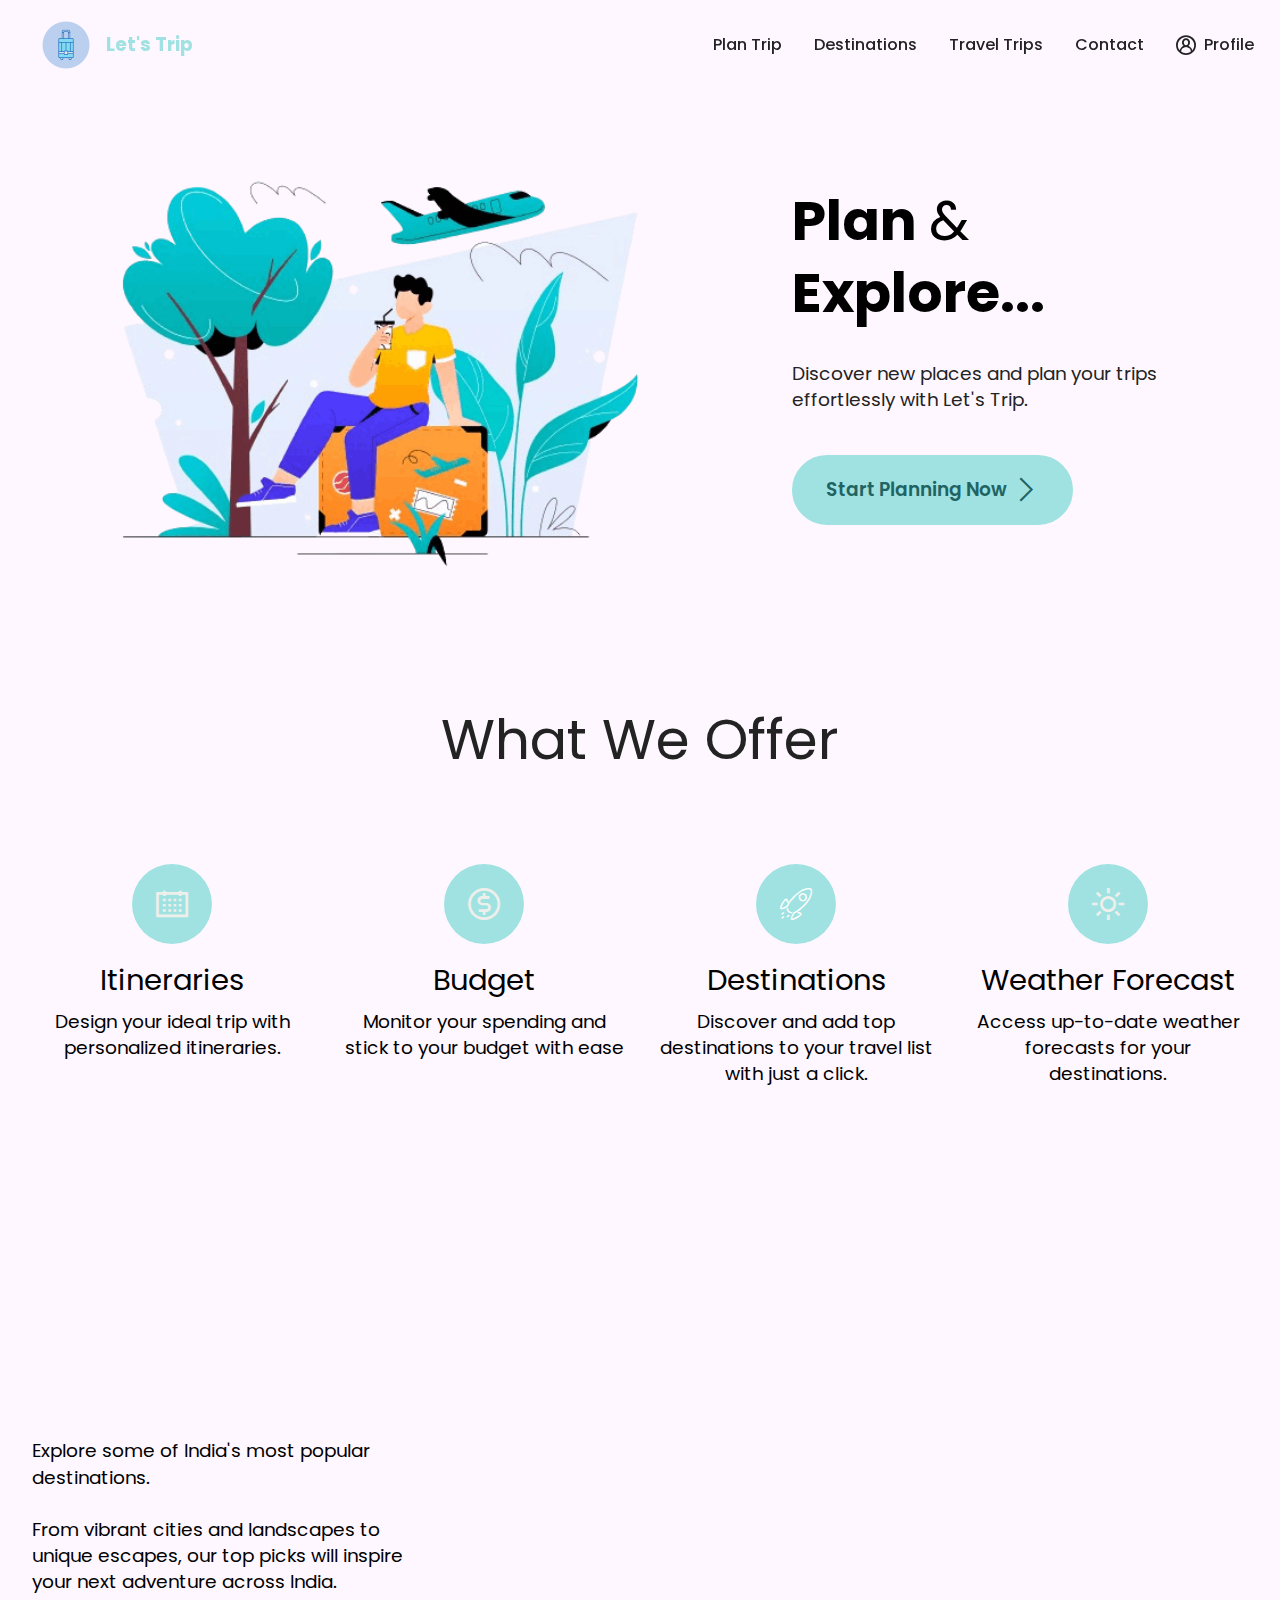
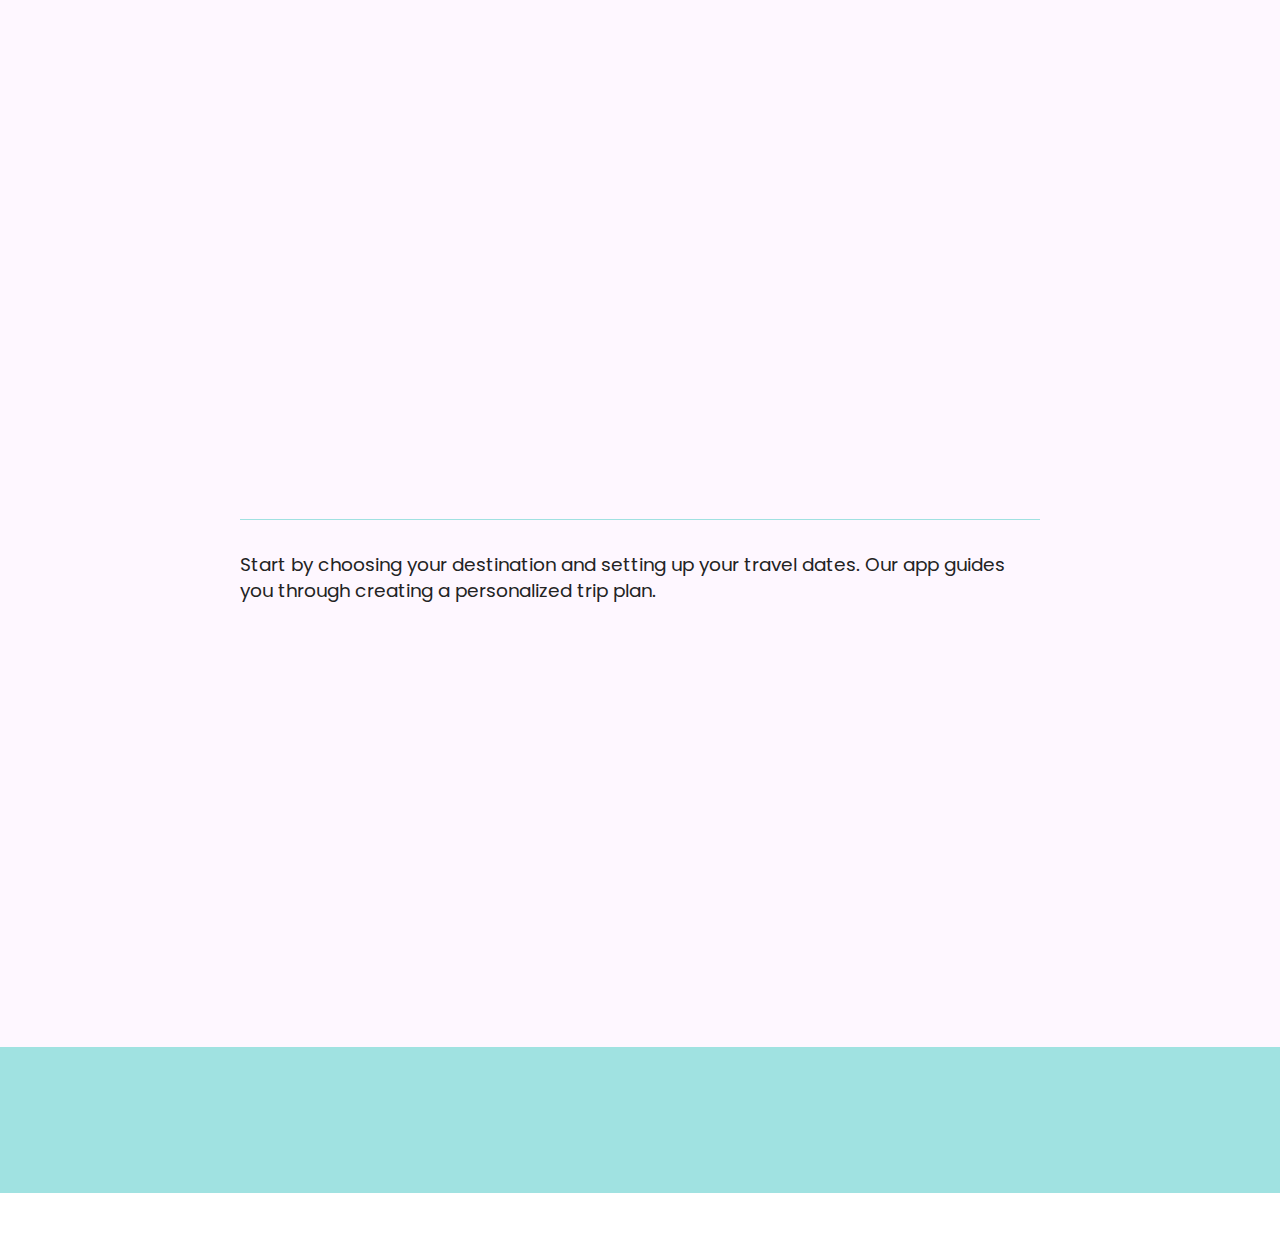
<file: index.html>
<!DOCTYPE html>
<html  >
<head>
  <!-- Site made with Mobirise Website Builder v5.9.18, https://mobirise.com -->
  <meta charset="UTF-8">
  <meta http-equiv="X-UA-Compatible" content="IE=edge">
  <meta name="generator" content="Mobirise v5.9.18, mobirise.com">
  <meta name="viewport" content="width=device-width, initial-scale=1, minimum-scale=1">
  <link rel="shortcut icon" href="assets/images/luggage-10083708-96x96.png" type="image/x-icon">
  <meta name="description" content="">
  
  
  <title>Home</title>
  <link rel="stylesheet" href="assets/web/assets/mobirise-icons2/mobirise2.css">
  <link rel="stylesheet" href="assets/web/assets/mobirise-icons/mobirise-icons.css">
  <link rel="stylesheet" href="assets/bootstrap/css/bootstrap.min.css">
  <link rel="stylesheet" href="assets/bootstrap/css/bootstrap-grid.min.css">
  <link rel="stylesheet" href="assets/bootstrap/css/bootstrap-reboot.min.css">
  <link rel="stylesheet" href="assets/animatecss/animate.css">
  <link rel="stylesheet" href="assets/dropdown/css/style.css">
  <link rel="stylesheet" href="assets/theme/css/style.css">
  <link rel="preload" href="https://fonts.googleapis.com/css?family=Poppins:100,100i,200,200i,300,300i,400,400i,500,500i,600,600i,700,700i,800,800i,900,900i&display=swap" as="style" onload="this.onload=null;this.rel='stylesheet'">
  <noscript><link rel="stylesheet" href="https://fonts.googleapis.com/css?family=Poppins:100,100i,200,200i,300,300i,400,400i,500,500i,600,600i,700,700i,800,800i,900,900i&display=swap"></noscript>
  <link rel="preload" as="style" href="assets/mobirise/css/mbr-additional.css?v=AQyqgJ"><link rel="stylesheet" href="assets/mobirise/css/mbr-additional.css?v=AQyqgJ" type="text/css">

  
  
  
</head>
<body>
  
  <section data-bs-version="5.1" class="menu menu6 cid-ukJzvW5yAz" once="menu" id="menu06-1v">
	

	<nav class="navbar navbar-dropdown opacityScroll navbar-fixed-top navbar-expand-lg">
		<div class="container">
			<div class="navbar-brand">
				<span class="navbar-logo">
					<a href="index.html">
						<img src="assets/images/luggage-10083708-96x96.png" alt="let's-trip-icon" style="height: 3rem;">
					</a>
				</span>
				<span class="navbar-caption-wrap"><a class="navbar-caption text-warning display-7" href="index.html">Let's Trip</a></span>
			</div>
			<button class="navbar-toggler" type="button" data-toggle="collapse" data-bs-toggle="collapse" data-target="#navbarSupportedContent" data-bs-target="#navbarSupportedContent" aria-controls="navbarNavAltMarkup" aria-expanded="false" aria-label="Toggle navigation">
				<div class="hamburger">
					<span></span>
					<span></span>
					<span></span>
					<span></span>
				</div>
			</button>
			<div class="collapse navbar-collapse opacityScroll" id="navbarSupportedContent">
				<ul class="navbar-nav nav-dropdown nav-right" data-app-modern-menu="true"><li class="nav-item">
						<a class="nav-link link text-black text-primary display-4" href="plan-trip.html">Plan Trip</a>
					</li>
					<li class="nav-item">
						<a class="nav-link link text-black text-primary display-4" href="destinations.html" aria-expanded="false">Destinations</a>
					</li>
					<li class="nav-item">
						<a class="nav-link link text-black text-primary display-4" href="travel-tips.html">Travel Trips</a>
					</li><li class="nav-item"><a class="nav-link link text-black text-primary display-4" href="contact-us.html">Contact</a></li><li class="nav-item"><a class="nav-link link text-black text-primary display-4" href="profile.html"><span class="mobi-mbri mobi-mbri-user-2 mbr-iconfont mbr-iconfont-btn"></span>Profile</a></li></ul>
				
				
			</div>
		</div>
	</nav>
</section>

<section data-bs-version="5.1" class="header1 cid-ukJAGW8A1r" id="header01-1w">
	

	
	

	<div class="container">
		<div class="row justify-content-center">
			<div class="col-12 col-md-12 col-lg-7 image-wrapper">
				<img class="w-100" src="assets/images/10009122-removebg-preview-612x408.png" alt="travel-person">
			</div>
			<div class="col-12 col-lg col-md-12">
				<div class="text-wrapper align-left">
					<h1 class="mbr-section-title mbr-fonts-style mb-4 display-2"><strong>Plan </strong>&amp;<br><strong> Explore...</strong><br></h1>
					<p class="mbr-text mbr-fonts-style mb-4 display-7">Discover new places and plan your trips effortlessly with Let's Trip.<br></p>
					<div class="mbr-section-btn mt-3"><a class="btn btn-warning display-7" href="plan-trip.html"><span class="mobi-mbri mobi-mbri-arrow-next mbr-iconfont mbr-iconfont-btn"></span>Start Planning Now</a></div>
				</div>
			</div>
		</div>
	</div>
</section>

<section data-bs-version="5.1" class="features10 cid-ukKlCD5O2w" id="features010-2j">
  

  
  
  <div class="container">
    <div class="row justify-content-center mb-5">
      <div class="col-12 mb-0 content-head">
        <h3 class="mbr-section-title mbr-fonts-style align-center display-2">What We Offer</h3>
        
      </div>
    </div>
    <div class="row">
      <div class="item features-without-image col-12 col-md-6 col-lg-3 active">
        <div class="item-wrapper">
          <div class="card-box align-left">
            <div class="iconfont-wrapper mb-3">
              <span class="mbr-iconfont mobi-mbri-calendar mobi-mbri"></span>
            </div>
            <h5 class="card-title mbr-fonts-style display-5">
              Itineraries
            </h5>
            <p class="card-text mbr-fonts-style mb-3 display-7">
              Design your ideal trip with personalized itineraries.
            </p>
            
          </div>
        </div>
      </div><div class="item features-without-image col-12 col-md-6 col-lg-3">
        <div class="item-wrapper">
          <div class="card-box align-left">
            <div class="iconfont-wrapper mb-3">
              <span class="mbr-iconfont mobi-mbri-cash mobi-mbri"></span>
            </div>
            <h5 class="card-title mbr-fonts-style display-5">
              Budget
            </h5>
            <p class="card-text mbr-fonts-style mb-3 display-7">
              Monitor your spending and stick to your budget with ease
            </p>
            
          </div>
        </div>
      </div>
      
      <div class="item features-without-image col-12 col-md-6 col-lg-3">
        <div class="item-wrapper">
          <div class="card-box align-left">
            <div class="iconfont-wrapper mb-3">
              <span class="mbr-iconfont mbri-rocket" style="color: rgb(255, 255, 255); fill: rgb(255, 255, 255);"></span>
            </div>
            <h5 class="card-title mbr-fonts-style display-5">
              Destinations</h5>
            <p class="card-text mbr-fonts-style mb-3 display-7">
              Discover and add top destinations to your travel list with just a click.
            </p>
            
          </div>
        </div>
      </div><div class="item features-without-image col-12 col-md-6 col-lg-3">
        <div class="item-wrapper">
          <div class="card-box align-left">
            <div class="iconfont-wrapper mb-3">
              <span class="mbr-iconfont mobi-mbri-sun mobi-mbri"></span>
            </div>
            <h5 class="card-title mbr-fonts-style display-5">
              Weather Forecast</h5>
            <p class="card-text mbr-fonts-style mb-3 display-7">
              Access up-to-date weather forecasts for your destinations.
            </p>
            
          </div>
        </div>
      </div>
    </div>
  </div>
</section>

<section data-bs-version="5.1" class="gallery09 cid-ukK1WqS1TV" id="gallery09-25">
  

  

  <div class="container">
    <div class="row justify-content-center">
      <div class="col-12 col-md-12 col-lg-4 main-text">
        <div class="">
          <h5 class="mbr-section-title mbr-fonts-style mt-0 mb-4 display-2">Our Top<br>Destinations</h5>
          <h6 class="mbr-section-subtitle mbr-fonts-style mt-0 mb-4 display-7">Explore some of India's most popular destinations.<br><br>From vibrant cities and landscapes to unique escapes, our top picks will inspire your next adventure across India.</h6>
          <div class="mbr-section-btn mt-3 main-button"><a href="destinations.html" class="btn item-btn btn-warning display-7">Explore More</a></div>
        </div>
      </div>

      <div class="col-lg-8 side-features row">
        <div class="item features-image col-12 col-md-6 col-lg-6 active">
          <div class="item-wrapper">
            <div class="item-img">
              <img src="assets/images/aerial-shot-rice-hills-surrounded-by-greens-trees-815x1088.jpg" alt="Kerala" title="" data-slide-to="0" data-bs-slide-to="0">
            </div>
            <div class="item-content align-left">
              <h5 class="item-title mbr-fonts-style mt-3 mb-3 display-7"><strong>Kerala</strong></h5>
            </div>
          </div>
        </div>
        <div class="item features-image col-12 col-md-6 col-lg-6">
          <div class="item-wrapper">
            <div class="item-img">
              <img src="assets/images/ancient-building-india-815x1223.jpeg" alt="jaipur" title="" data-slide-to="1" data-bs-slide-to="1">
            </div>
            <div class="item-content align-left">
              <h5 class="item-title mbr-fonts-style mt-3 mb-3 display-7">
                <strong>Jaipur</strong></h5>
            </div>
          </div>
        </div>
        <div class="item features-image col-12 col-md-6 col-lg-6">
          <div class="item-wrapper">
            <div class="item-img">
              <img src="assets/images/beautiful-vertical-shot-taj-mahal-building-agra-india-with-trees-nearby-815x1223.jpg" alt="agra" title="" data-slide-to="2" data-bs-slide-to="2">
            </div>
            <div class="item-content align-left">
              <h5 class="item-title mbr-fonts-style mt-3 mb-3 display-7">
                <strong>Agra</strong></h5>
            </div>
          </div>
        </div><div class="item features-image col-12 col-md-6 col-lg-6">
          <div class="item-wrapper">
            <div class="item-img">
              <img src="assets/images/swimming-pool-815x1223.jpg" alt="goa" title="" data-slide-to="3" data-bs-slide-to="3">
            </div>
            <div class="item-content align-left">
              <h5 class="item-title mbr-fonts-style mt-3 mb-3 display-7">
                <strong>Goa</strong></h5>
            </div>
          </div>
        </div>
        
      </div>
    </div>
  </div>
</section>

<section data-bs-version="5.1" class="tabs content18 cid-ukPyrz3LmS" id="tabs1-32">

    

    
    
    <div class="container">
        <div class="row justify-content-center">
            <div class="col-12 col-md-8">
                <h3 class="mbr-section-title mb-0 mbr-fonts-style display-2">
                    How To Start</h3>
                
            </div>
        </div>
        <div class="row justify-content-center mt-4">
            <div class="col-12 col-md-8">
                <ul class="nav nav-tabs mb-4" role="tablist">
                    <li class="nav-item first mbr-fonts-style"><a class="nav-link mbr-fonts-style show active display-7" role="tab" data-toggle="tab" data-bs-toggle="tab" href="#tabs1-32_tab0" aria-selected="true"><strong>Plan Your Trip</strong></a></li>
                    <li class="nav-item"><a class="nav-link mbr-fonts-style active display-7" role="tab" data-toggle="tab" data-bs-toggle="tab" href="#tabs1-32_tab1" aria-selected="true"><strong>Add Destination</strong></a></li>
                    <li class="nav-item"><a class="nav-link mbr-fonts-style display-7" role="tab" data-toggle="tab" data-bs-toggle="tab" href="#tabs1-32_tab2" aria-selected="false"><strong>Organize Plan</strong></a></li>
                    <li class="nav-item"><a class="nav-link mbr-fonts-style display-7" role="tab" data-toggle="tab" data-bs-toggle="tab" href="#tabs1-32_tab3" aria-selected="false"><strong>Budget</strong></a></li>
                    <li class="nav-item"><a class="nav-link mbr-fonts-style active display-7" role="tab" data-toggle="tab" data-bs-toggle="tab" href="#tabs1-32_tab4" aria-selected="true"><strong>Get Started</strong></a></li>
                    
                </ul>
                <div class="tab-content">
                    <div id="tab1" class="tab-pane in active" role="tabpanel">
                        <div class="row">
                            <div class="col-md-12">
                                <p class="mbr-text mbr-fonts-style display-7">
                                    Start by choosing your destination and setting up your travel dates. Our app guides you through creating a personalized trip plan.
                                </p>
                            </div>
                        </div>
                    </div>
                    <div id="tab2" class="tab-pane" role="tabpanel">
                        <div class="row">
                            <div class="col-md-12">
                                <p class="mbr-text mbr-fonts-style display-7">
                                    Browse through our list of popular Indian destinations and add your favorites to your itinerary. Use our drag-and-drop feature to arrange them as you like. </p>
                            </div>
                        </div>
                    </div>
                    <div id="tab3" class="tab-pane" role="tabpanel">
                        <div class="row">
                            <div class="col-md-12">
                                <p class="mbr-text mbr-fonts-style display-7">
                                    Customize your travel itinerary by adding activities, accommodation, and transportation. Our intuitive interface makes it easy to adjust your plans and stay organized.
                                </p>
                            </div>
                        </div>
                    </div>
                    <div id="tab4" class="tab-pane" role="tabpanel">
                        <div class="row">
                            <div class="col-md-12">
                                <p class="mbr-text mbr-fonts-style display-7">
                                    Keep an eye on your travel expenses with our budget tracker. Add your estimated costs and monitor your spending to ensure you stay within budget.</p>
                            </div>
                        </div>
                    </div>
                    <div id="tab5" class="tab-pane" role="tabpanel">
                        <div class="row">
                            <div class="col-md-12">
                                <p class="mbr-text mbr-fonts-style display-7">
                                    Keep an eye on your travel expenses with our budget tracker. Add your estimated costs and monitor your spending to ensure you stay within budget.
                                </p>
                            </div>
                        </div>
                    </div>
                    
                </div>
            </div>
        </div>
    </div>
</section>

<section data-bs-version="5.1" class="contacts01 cid-ukKh65nhxf" id="contacts01-27">
    

    
    
    <div class="container">
        <div class="row justify-content-center">
            <div class="col-12 content-head">
                <div class="mbr-section-head mb-5">
                    <h3 class="mbr-section-title mbr-fonts-style align-center mb-0 display-2">
                        Contacts
                    </h3>
                    
                </div>
            </div>
        </div>
        <div class="row">
            <div class="item features-without-image col-12 col-md-3 active">
                <div class="item-wrapper">
                    <div class="text-wrapper">
                        <h6 class="card-title mbr-fonts-style mb-3 display-5">
                            <strong>Phone</strong>
                        </h6>
                        <p class="mbr-text mbr-fonts-style display-7">+91 9876543210</p>
                    </div>
                </div>
            </div>
            <div class="item features-without-image col-12 col-md-3">
                <div class="item-wrapper">
                    <div class="text-wrapper">
                        <h6 class="card-title mbr-fonts-style mb-3 display-5">
                            <strong>Email</strong>
                        </h6>
                        <p class="mbr-text mbr-fonts-style display-7">
                            <a href="mailto:info@site.com" class="text-primary">info@letstrip.com</a>
                        </p>
                    </div>
                </div>
            </div>
            <div class="item features-without-image col-12 col-md-3">
                <div class="item-wrapper">
                    <div class="text-wrapper">
                        <h6 class="card-title mbr-fonts-style mb-3 display-5">
                            <strong>Address</strong>
                        </h6>
                        <p class="mbr-text mbr-fonts-style display-7">7/8 Electronic City, Bangalore</p>
                    </div>
                </div>
            </div>
            <div class="item features-without-image col-12 col-md-3">
                <div class="item-wrapper">
                    <div class="text-wrapper">
                        <h6 class="card-title mbr-fonts-style mb-3 display-5">
                            <strong>Working Hours</strong>
                        </h6>
                        <p class="mbr-text mbr-fonts-style display-7">
                            9:00 - 18:00
                        </p>
                    </div>
                </div>
            </div>
        </div>
    </div>
</section>

<section data-bs-version="5.1" class="footer2 cid-ukKhaUlJjD" once="footers" id="footer02-28">
    

    
    

    <div class="container">
        <div class="row">
            <div class="col-12 col-lg-6 center mt-2 mb-3">
                <p class="mbr-fonts-style copyright mb-0 display-7">
                    © Copyright 2024 Let's Trip - All Rights Reserved
                </p>
            </div>
            <div class="col-12 col-lg-6 center">
                <div class="row-links mt-2 mb-3">
                    <ul class="row-links-soc">
                        
                        
                        
                        
                    <li class="row-links-soc-item mbr-fonts-style display-7">
                            <a href="profile.html" class="text-primary">Instagram</a>
                        </li><li class="row-links-soc-item mbr-fonts-style display-7">
                            <a href="profile.html" class="text-primary">TikTok</a>
                        </li><li class="row-links-soc-item mbr-fonts-style display-7">
                            <a href="profile.html" class="text-primary">YouTube</a>
                        </li><li class="row-links-soc-item mbr-fonts-style display-7">
                            <a href="profile.html" class="text-primary">YouTube</a>
                        </li></ul>
                </div>
            </div>
        </div>
    </div>
</section><section class="display-7" style="padding: 0;align-items: center;justify-content: center;flex-wrap: wrap;    align-content: center;display: flex;position: relative;height: 4rem;"><a href="https://mobiri.se/3359984" style="flex: 1 1;height: 4rem;position: absolute;width: 100%;z-index: 1;"><img alt="" style="height: 4rem;" src="[data-uri]"></a><p style="margin: 0;text-align: center;" class="display-7">&#8204;</p><a style="z-index:1" href="https://mobirise.com"> Website Building Software</a></section><script src="assets/bootstrap/js/bootstrap.bundle.min.js"></script>  <script src="assets/smoothscroll/smooth-scroll.js"></script>  <script src="assets/ytplayer/index.js"></script>  <script src="assets/dropdown/js/navbar-dropdown.js"></script>  <script src="assets/mbr-tabs/mbr-tabs.js"></script>  <script src="assets/theme/js/script.js"></script>  
  
  
  <input name="animation" type="hidden">
  </body>
</html>
</file>
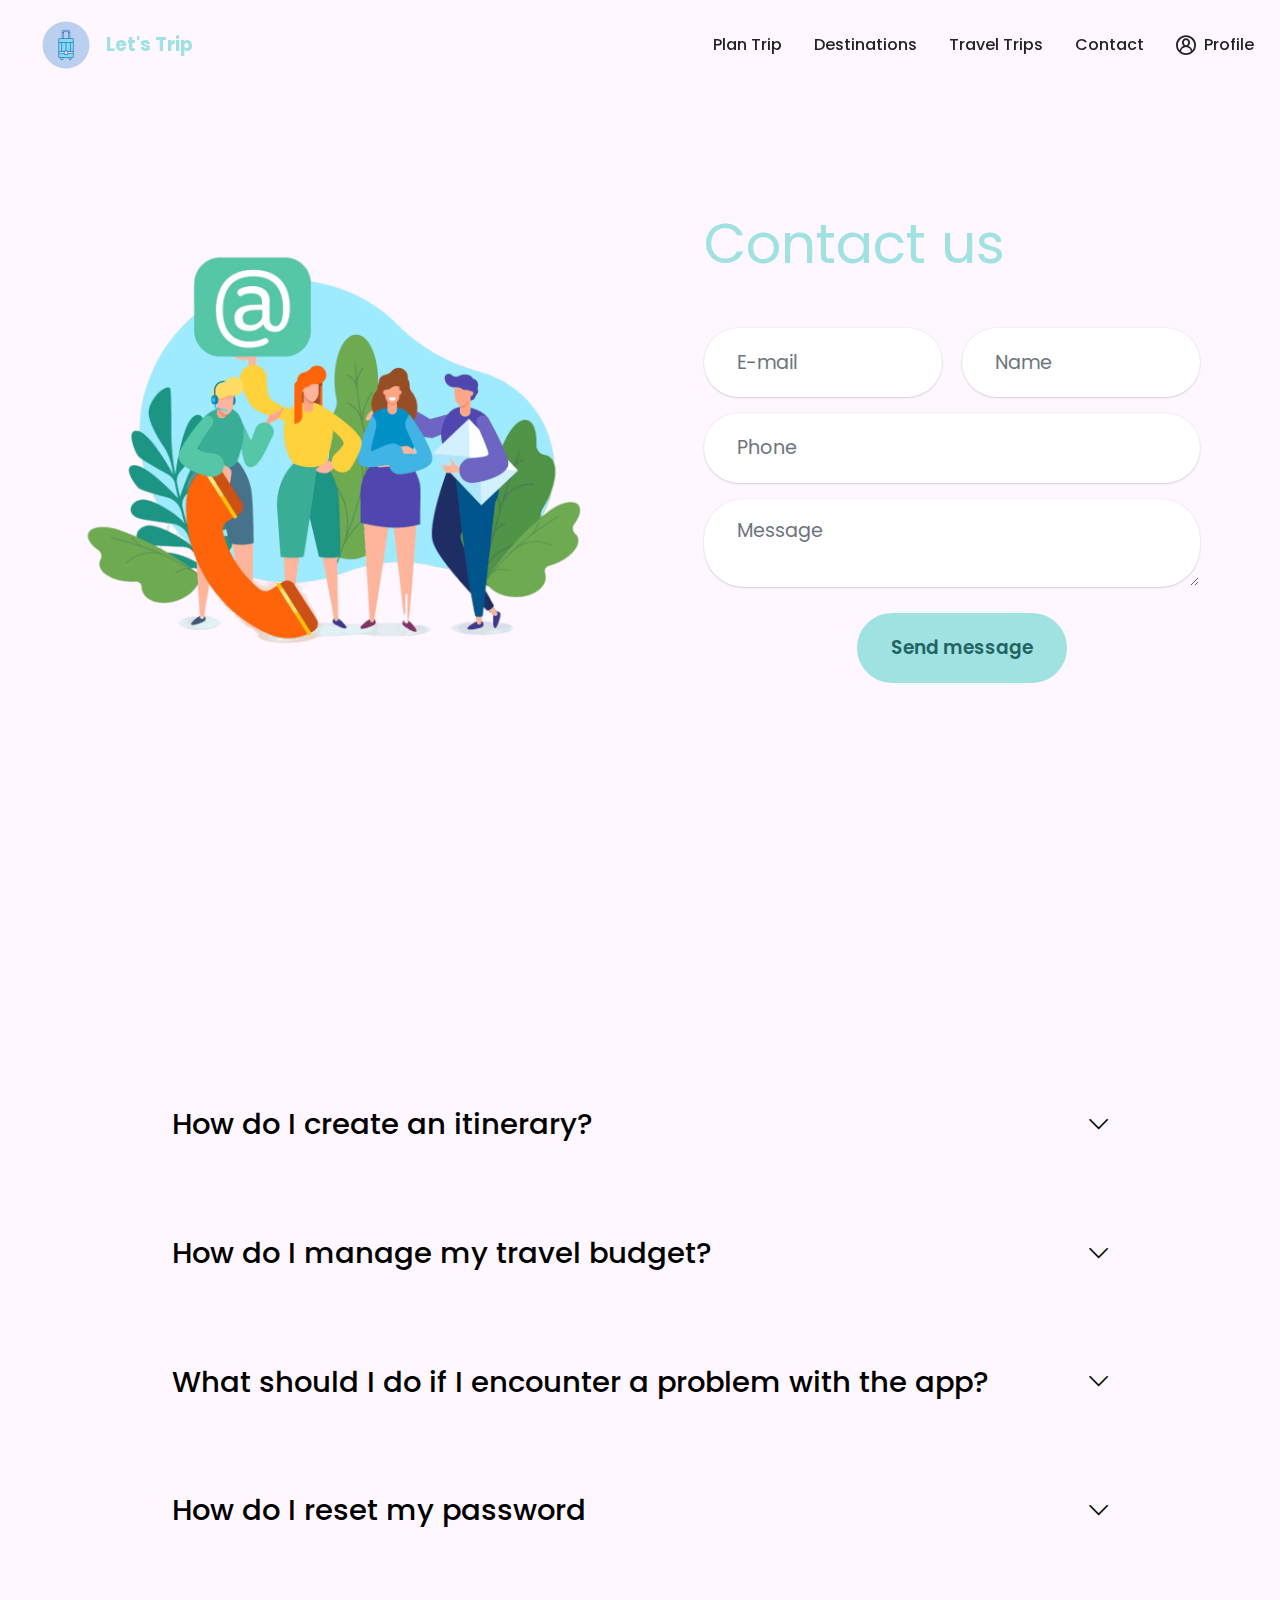
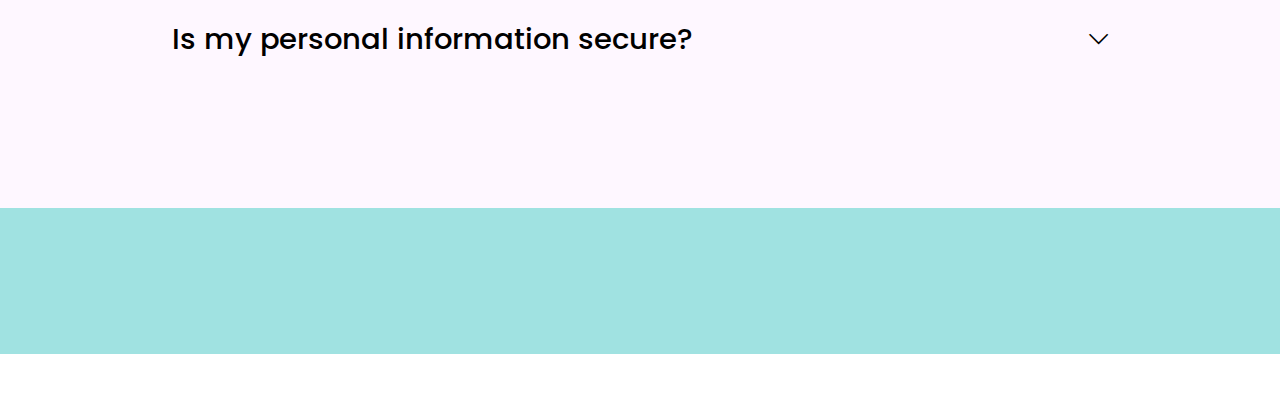
<file: contact-us.html>
<!DOCTYPE html>
<html  >
<head>
  <!-- Site made with Mobirise Website Builder v5.9.18, https://mobirise.com -->
  <meta charset="UTF-8">
  <meta http-equiv="X-UA-Compatible" content="IE=edge">
  <meta name="generator" content="Mobirise v5.9.18, mobirise.com">
  <meta name="viewport" content="width=device-width, initial-scale=1, minimum-scale=1">
  <link rel="shortcut icon" href="assets/images/luggage-10083708-96x96.png" type="image/x-icon">
  <meta name="description" content="">
  
  
  <title>Contact Us</title>
  <link rel="stylesheet" href="assets/web/assets/mobirise-icons2/mobirise2.css">
  <link rel="stylesheet" href="assets/bootstrap/css/bootstrap.min.css">
  <link rel="stylesheet" href="assets/bootstrap/css/bootstrap-grid.min.css">
  <link rel="stylesheet" href="assets/bootstrap/css/bootstrap-reboot.min.css">
  <link rel="stylesheet" href="assets/animatecss/animate.css">
  <link rel="stylesheet" href="assets/dropdown/css/style.css">
  <link rel="stylesheet" href="assets/theme/css/style.css">
  <link rel="preload" href="https://fonts.googleapis.com/css?family=Poppins:100,100i,200,200i,300,300i,400,400i,500,500i,600,600i,700,700i,800,800i,900,900i&display=swap" as="style" onload="this.onload=null;this.rel='stylesheet'">
  <noscript><link rel="stylesheet" href="https://fonts.googleapis.com/css?family=Poppins:100,100i,200,200i,300,300i,400,400i,500,500i,600,600i,700,700i,800,800i,900,900i&display=swap"></noscript>
  <link rel="preload" as="style" href="assets/mobirise/css/mbr-additional.css?v=SDGJ3y"><link rel="stylesheet" href="assets/mobirise/css/mbr-additional.css?v=SDGJ3y" type="text/css">

  
  
  
</head>
<body>
  
  <section data-bs-version="5.1" class="menu menu6 cid-ukJzvW5yAz" once="menu" id="menu06-2f">
	

	<nav class="navbar navbar-dropdown opacityScroll navbar-fixed-top navbar-expand-lg">
		<div class="container">
			<div class="navbar-brand">
				<span class="navbar-logo">
					<a href="index.html">
						<img src="assets/images/luggage-10083708-96x96.png" alt="let's-trip-icon" style="height: 3rem;">
					</a>
				</span>
				<span class="navbar-caption-wrap"><a class="navbar-caption text-warning display-7" href="index.html">Let's Trip</a></span>
			</div>
			<button class="navbar-toggler" type="button" data-toggle="collapse" data-bs-toggle="collapse" data-target="#navbarSupportedContent" data-bs-target="#navbarSupportedContent" aria-controls="navbarNavAltMarkup" aria-expanded="false" aria-label="Toggle navigation">
				<div class="hamburger">
					<span></span>
					<span></span>
					<span></span>
					<span></span>
				</div>
			</button>
			<div class="collapse navbar-collapse opacityScroll" id="navbarSupportedContent">
				<ul class="navbar-nav nav-dropdown nav-right" data-app-modern-menu="true"><li class="nav-item">
						<a class="nav-link link text-black text-primary display-4" href="plan-trip.html">Plan Trip</a>
					</li>
					<li class="nav-item">
						<a class="nav-link link text-black text-primary display-4" href="destinations.html" aria-expanded="false">Destinations</a>
					</li>
					<li class="nav-item">
						<a class="nav-link link text-black text-primary display-4" href="travel-tips.html">Travel Trips</a>
					</li><li class="nav-item"><a class="nav-link link text-black text-primary display-4" href="contact-us.html">Contact</a></li><li class="nav-item"><a class="nav-link link text-black text-primary display-4" href="profile.html"><span class="mobi-mbri mobi-mbri-user-2 mbr-iconfont mbr-iconfont-btn"></span>Profile</a></li></ul>
				
				
			</div>
		</div>
	</nav>
</section>

<section data-bs-version="5.1" class="form03 cid-ukLeua66hL" id="form03-2n">
    

    

    <div class="container">
        <div class="row justify-content-center">
            <div class="col-12 col-lg item-wrapper">
                <div class="mbr-section-head mb-5">
                    <h3 class="mbr-section-title mbr-fonts-style align-center mb-0 display-2">
                        Contact us
                    </h3>
                    
                </div>
                <div class="col-lg-12 mx-auto mbr-form" data-form-type="formoid">
                    <form action="https://mobirise.eu/" method="POST" class="mbr-form form-with-styler" data-form-title="Form Name"><input type="hidden" name="email" data-form-email="true" value="tO8icG7mEid6C2p/PcS9dd+FRzoFUe+HZ3u39TXqXCIy9FwI8snCqY8NKSLn9oVniieO4ODr478klTX7A1iGOwdhu21VdfKIQHacSTSNUol0NHqtB87qdVY7JJziQ9IC">
                        <div class="row">
                            <div hidden="hidden" data-form-alert="" class="alert alert-success col-12">Thanks for filling out the form!</div>
                            <div hidden="hidden" data-form-alert-danger="" class="alert alert-danger col-12">
                                Oops...! some problem!
                            </div>
                        </div>
                        <div class="dragArea row">
                            <div class="col-md col-sm-12 form-group mb-3 mb-3" data-for="name">
                                <input type="text" name="name" placeholder="Name" data-form-field="name" class="form-control" value="" id="name-form03-2n">
                            </div>
                            <div class="col-md col-sm-12 form-group mb-3 mb-3" data-for="email">
                                <input type="email" name="email" placeholder="E-mail" data-form-field="email" class="form-control" value="" id="email-form03-2n">
                            </div>
                            <div class="col-12 form-group mb-3 mb-3" data-for="phone">
                                <input type="tel" name="phone" placeholder="Phone" data-form-field="phone" class="form-control" value="" id="phone-form03-2n">
                            </div>
                            <div class="col-12 form-group mb-3 mb-3" data-for="textarea">
                                <textarea name="textarea" placeholder="Message" data-form-field="textarea" class="form-control" id="textarea-form03-2n"></textarea>
                            </div>
                            <div class="col-lg-12 col-md-12 col-sm-12 align-center mbr-section-btn"><button type="submit" class="btn btn-warning display-7">
                                    Send message
                                </button></div>
                        </div>
                    </form>
                </div>


            </div>
            <div class="col-12 col-lg-6">
                <div class="image-wrapper">
                    <img class="w-100" src="assets/images/contact-us-concept-landing-page-1256x1256.png" alt="Mobirise Website Builder">
                </div>
            </div>

        </div>
    </div>
</section>

<section data-bs-version="5.1" class="list1 cid-ukLeyac1id" id="list01-2o">	
    
	
	<div class="container">
		<div class="row justify-content-center">
			<div class="col-12 col-md-12 col-lg-10 m-auto">
				<div class="content">
					<div class="row justify-content-center mb-5">
						<div class="col-12 content-head">
							<div class="mbr-section-head">
								<h4 class="mbr-section-title mbr-fonts-style align-center mb-0 display-2">FAQ's</h4>
								
							</div>
						</div>
					</div>
					<div id="bootstrap-accordion_22" class="panel-group accordionStyles accordion" role="tablist" aria-multiselectable="true">
						<div class="card">
							<div class="card-header" role="tab" id="headingOne">
								<a role="button" class="panel-title collapsed" data-toggle="collapse" data-bs-toggle="collapse" data-core="" href="#collapse1_22" aria-expanded="false" aria-controls="collapse1">
									<h6 class="panel-title-edit mbr-semibold mbr-fonts-style mb-0 display-5">How do I create an itinerary?</h6>
									<span class="sign mbr-iconfont mobi-mbri-arrow-down"></span>
								</a>
							</div>
							<div id="collapse1_22" class="panel-collapse noScroll collapse" role="tabpanel" aria-labelledby="headingOne" data-parent="#accordion" data-bs-parent="#bootstrap-accordion_22">
								<div class="panel-body">
									<p class="mbr-fonts-style panel-text display-7">
										To create an itinerary, start by adding destinations to your trip. You can then organize and customize your itinerary using our drag-and-drop interface on the Plan Trip page
									</p>
								</div>
							</div>
						</div>
						<div class="card">
							<div class="card-header" role="tab" id="headingOne">
								<a role="button" class="panel-title collapsed" data-toggle="collapse" data-bs-toggle="collapse" data-core="" href="#collapse2_22" aria-expanded="false" aria-controls="collapse2">
									<h6 class="panel-title-edit mbr-semibold mbr-fonts-style mb-0 display-5">How do I manage my travel budget?</h6>
									<span class="sign mbr-iconfont mobi-mbri-arrow-down"></span>
								</a>
							</div>
							<div id="collapse2_22" class="panel-collapse noScroll collapse" role="tabpanel" aria-labelledby="headingOne" data-parent="#accordion" data-bs-parent="#bootstrap-accordion_22">
								<div class="panel-body">
									<p class="mbr-fonts-style panel-text display-7">
										Use our Budget Estimator tool on the Plan Trip page to keep track of your expenses and stay within budget.
									</p>
								</div>
							</div>
						</div>
						<div class="card">
							<div class="card-header" role="tab" id="headingOne">
								<a role="button" class="panel-title collapsed" data-toggle="collapse" data-bs-toggle="collapse" data-core="" href="#collapse3_22" aria-expanded="false" aria-controls="collapse3">
									<h6 class="panel-title-edit mbr-semibold mbr-fonts-style mb-0 display-5">What should I do if I encounter a problem with the app?</h6>
									<span class="sign mbr-iconfont mobi-mbri-arrow-down"></span>
								</a>
							</div>
							<div id="collapse3_22" class="panel-collapse noScroll collapse" role="tabpanel" aria-labelledby="headingOne" data-parent="#accordion" data-bs-parent="#bootstrap-accordion_22">
								<div class="panel-body">
									<p class="mbr-fonts-style panel-text display-7">
										"If you experience any issues, please contact our support team through the Contact Form or reach out to us via email or phone.
									</p>
								</div>
							</div>
						</div>
						<div class="card">
							<div class="card-header" role="tab" id="headingOne">
								<a role="button" class="panel-title collapsed" data-toggle="collapse" data-bs-toggle="collapse" data-core="" href="#collapse4_22" aria-expanded="false" aria-controls="collapse4">
									<h6 class="panel-title-edit mbr-semibold mbr-fonts-style mb-0 display-5">How do I reset my password</h6>
									<span class="sign mbr-iconfont mobi-mbri-arrow-down"></span>
								</a>
							</div>
							<div id="collapse4_22" class="panel-collapse noScroll collapse" role="tabpanel" aria-labelledby="headingOne" data-parent="#accordion" data-bs-parent="#bootstrap-accordion_22">
								<div class="panel-body">
									<p class="mbr-fonts-style panel-text display-7">
										To reset your password, click on the 'Forgot Password' link on the login page and follow the instructions. You will receive an email with a link to reset your password.
									</p>
								</div>
							</div>
						</div>
						<div class="card">
							<div class="card-header" role="tab" id="headingOne">
								<a role="button" class="panel-title collapsed" data-toggle="collapse" data-bs-toggle="collapse" data-core="" href="#collapse5_22" aria-expanded="false" aria-controls="collapse5">
									<h6 class="panel-title-edit mbr-semibold mbr-fonts-style mb-0 display-5">Is my personal information secure?</h6>
									<span class="sign mbr-iconfont mobi-mbri-arrow-down"></span>
								</a>
							</div>
							<div id="collapse5_22" class="panel-collapse noScroll collapse" role="tabpanel" aria-labelledby="headingOne" data-parent="#accordion" data-bs-parent="#bootstrap-accordion_22">
								<div class="panel-body">
									<p class="mbr-fonts-style panel-text display-7">
										Yes, we take your privacy seriously and use advanced security measures to protect your personal information.
									</p>
								</div>
							</div>
						</div>
						
					</div>
				</div>
			</div>
		</div>
	</div>
</section>

<section data-bs-version="5.1" class="footer2 cid-ukKhaUlJjD" once="footers" id="footer02-2g">
    

    
    

    <div class="container">
        <div class="row">
            <div class="col-12 col-lg-6 center mt-2 mb-3">
                <p class="mbr-fonts-style copyright mb-0 display-7">
                    © Copyright 2024 Let's Trip - All Rights Reserved
                </p>
            </div>
            <div class="col-12 col-lg-6 center">
                <div class="row-links mt-2 mb-3">
                    <ul class="row-links-soc">
                        
                        
                        
                        
                    <li class="row-links-soc-item mbr-fonts-style display-7">
                            <a href="profile.html" class="text-primary">Instagram</a>
                        </li><li class="row-links-soc-item mbr-fonts-style display-7">
                            <a href="profile.html" class="text-primary">TikTok</a>
                        </li><li class="row-links-soc-item mbr-fonts-style display-7">
                            <a href="profile.html" class="text-primary">YouTube</a>
                        </li><li class="row-links-soc-item mbr-fonts-style display-7">
                            <a href="profile.html" class="text-primary">YouTube</a>
                        </li></ul>
                </div>
            </div>
        </div>
    </div>
</section><section class="display-7" style="padding: 0;align-items: center;justify-content: center;flex-wrap: wrap;    align-content: center;display: flex;position: relative;height: 4rem;"><a href="https://mobiri.se/3359984" style="flex: 1 1;height: 4rem;position: absolute;width: 100%;z-index: 1;"><img alt="" style="height: 4rem;" src="[data-uri]"></a><p style="margin: 0;text-align: center;" class="display-7">&#8204;</p><a style="z-index:1" href="https://mobirise.com/builder/no-code-website-builder.html">No Code Website Builder</a></section><script src="assets/bootstrap/js/bootstrap.bundle.min.js"></script>  <script src="assets/smoothscroll/smooth-scroll.js"></script>  <script src="assets/ytplayer/index.js"></script>  <script src="assets/dropdown/js/navbar-dropdown.js"></script>  <script src="assets/mbr-switch-arrow/mbr-switch-arrow.js"></script>  <script src="assets/theme/js/script.js"></script>  <script src="assets/formoid/formoid.min.js"></script>  
  
  
  <input name="animation" type="hidden">
  </body>
</html>
</file>
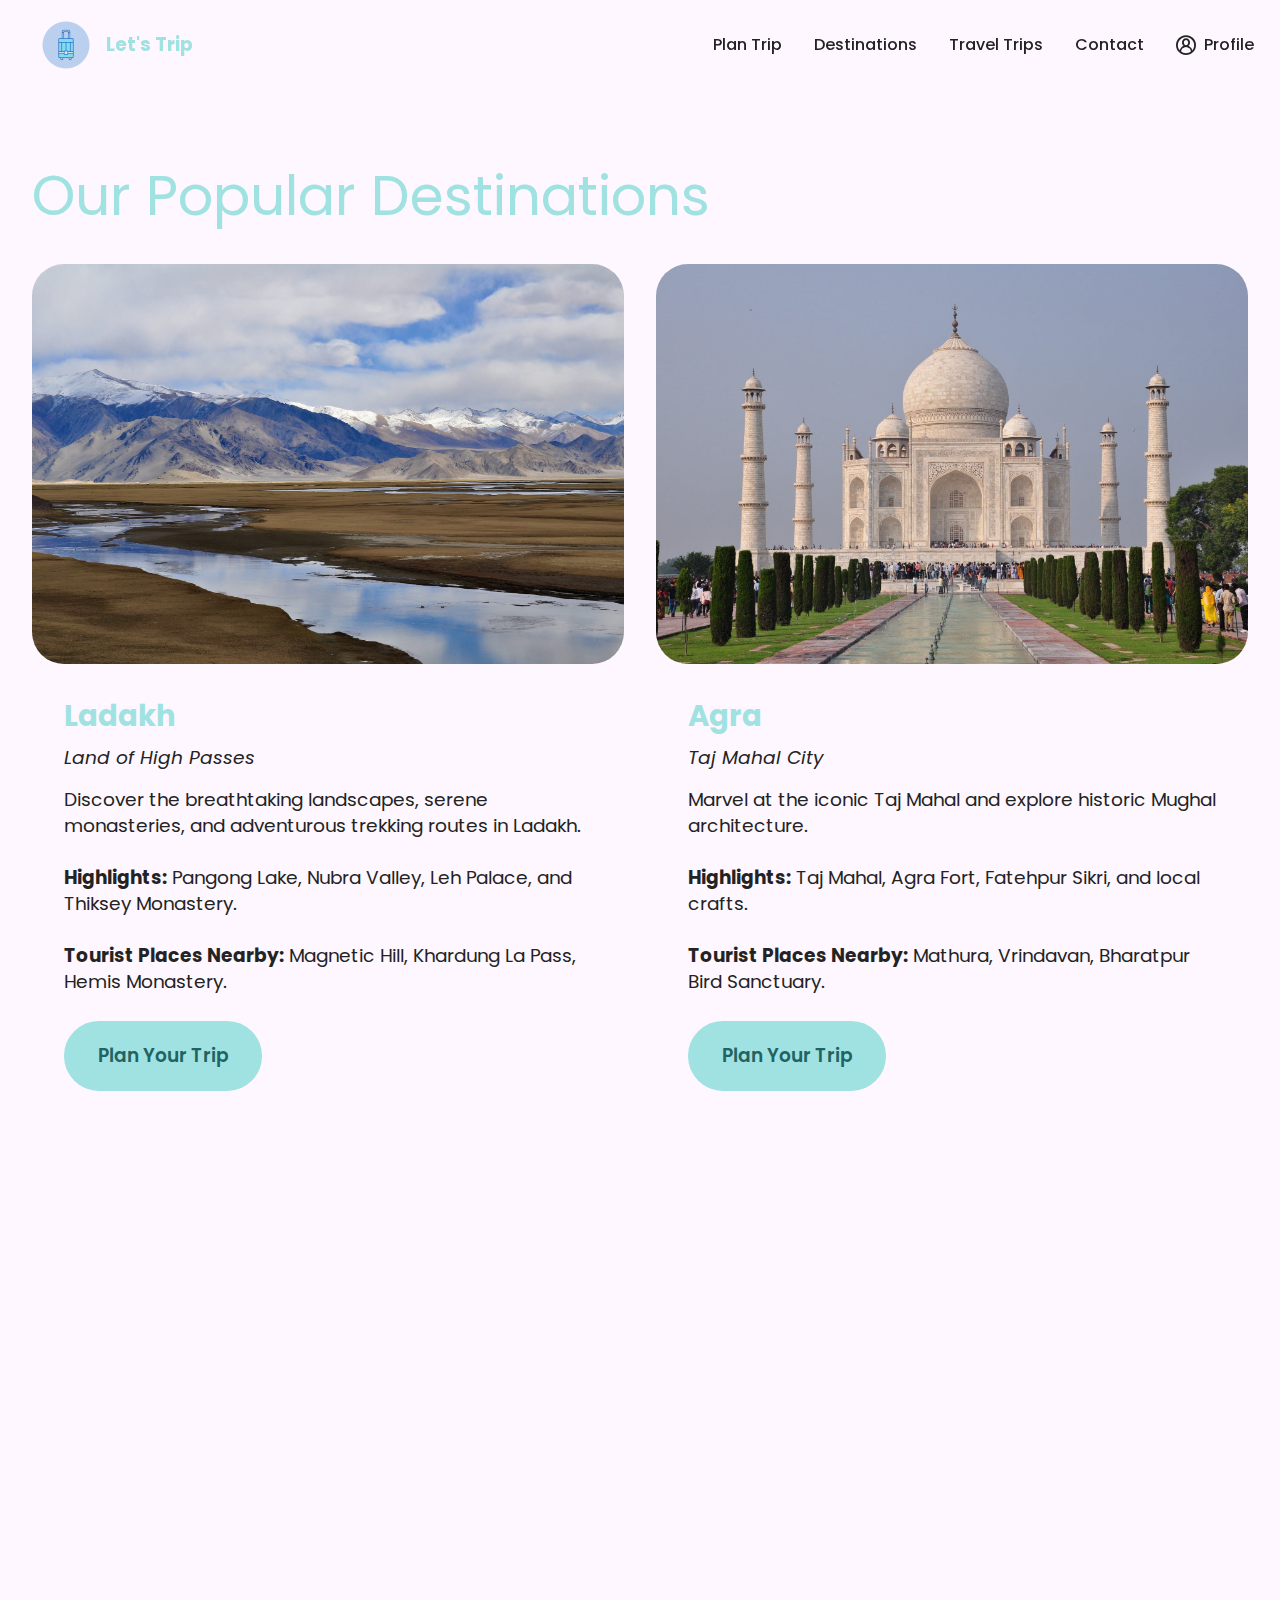
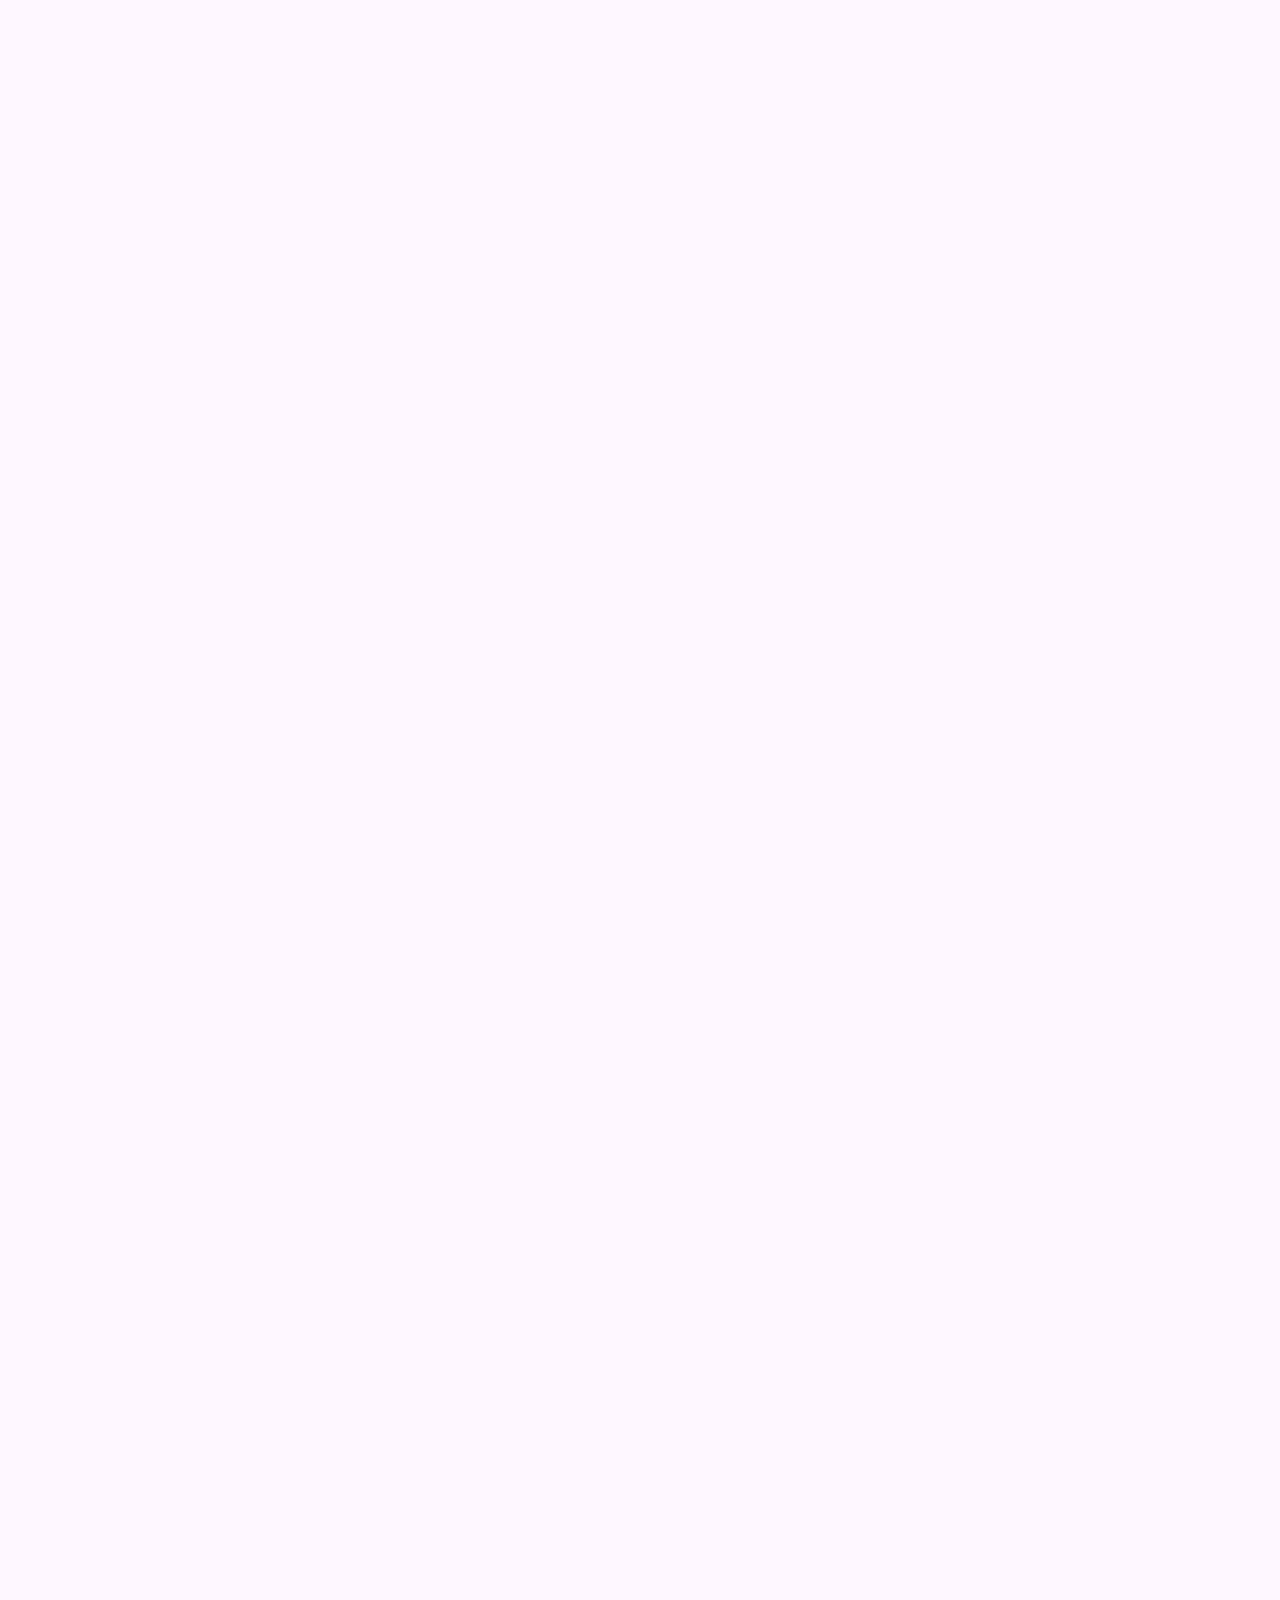
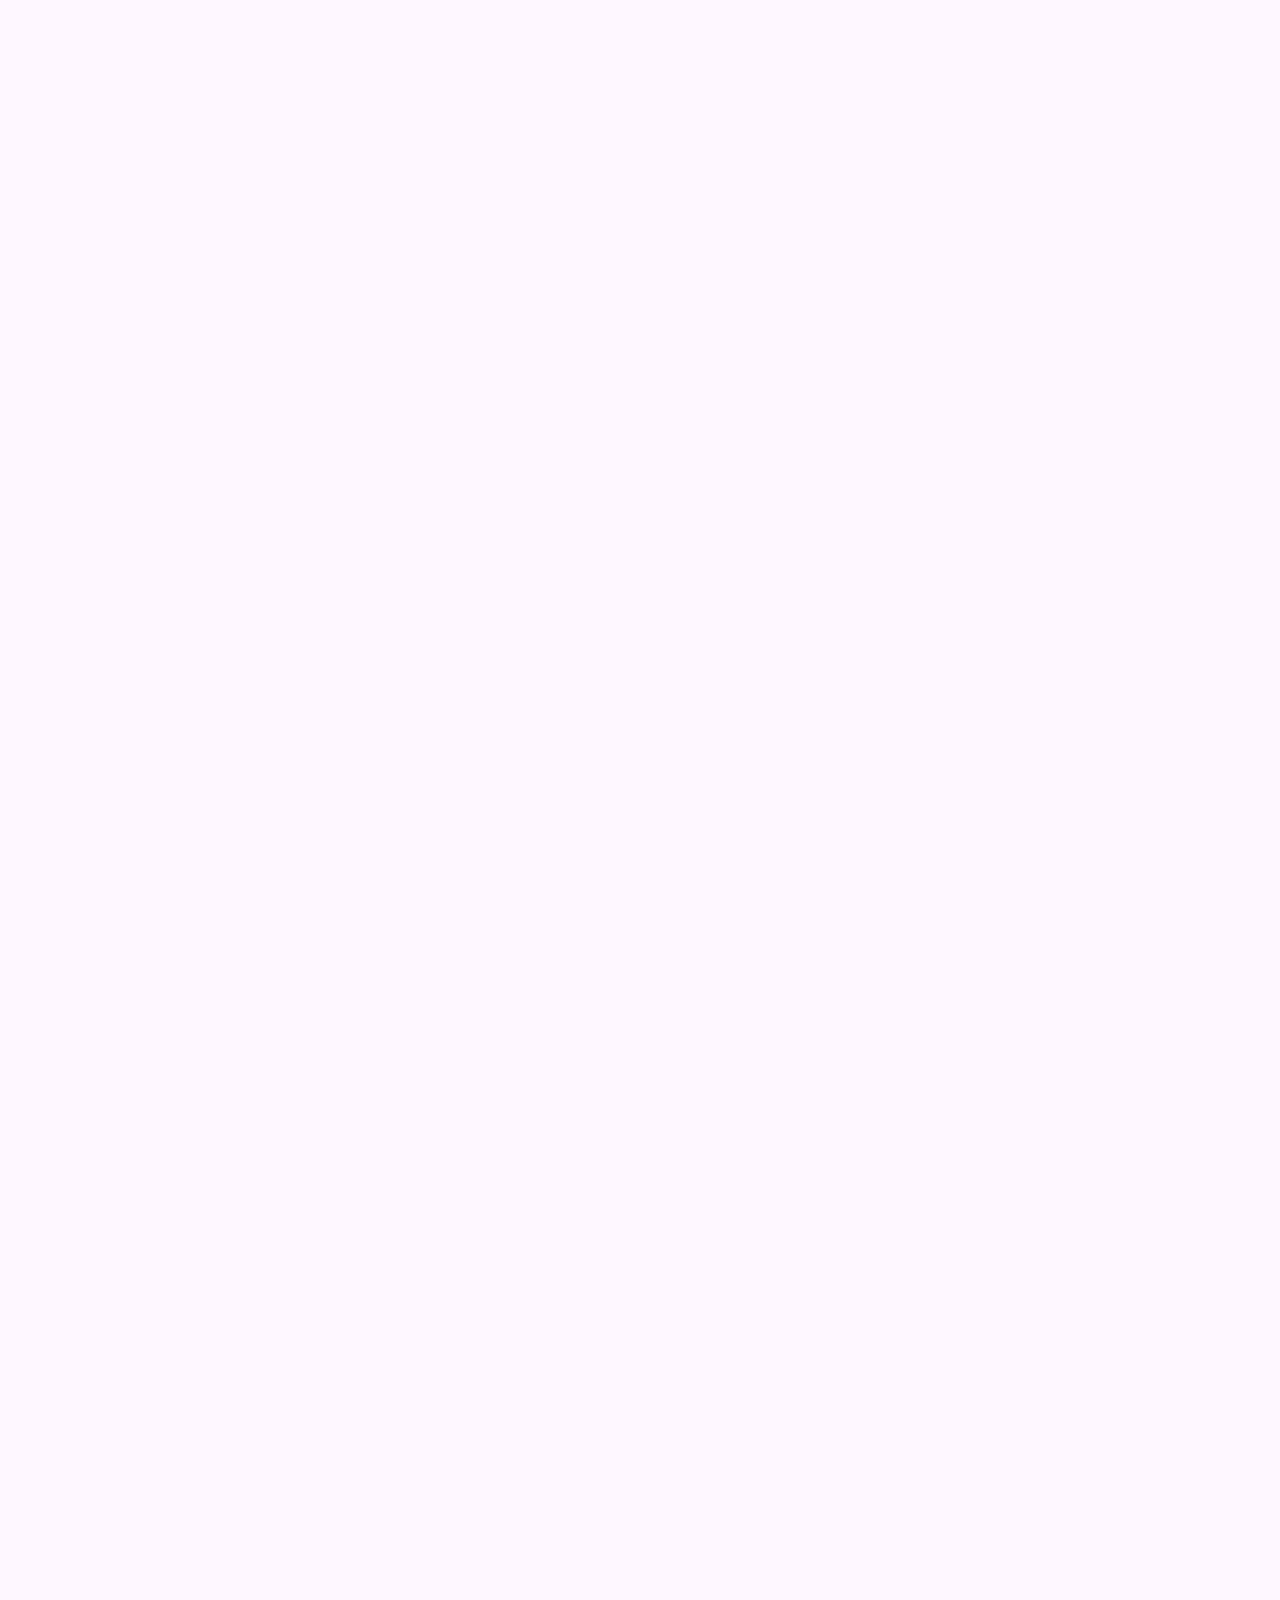
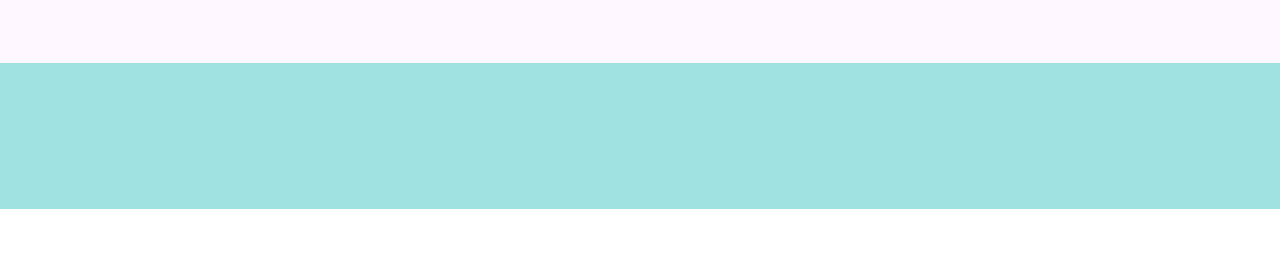
<file: destinations.html>
<!DOCTYPE html>
<html  >
<head>
  <!-- Site made with Mobirise Website Builder v5.9.18, https://mobirise.com -->
  <meta charset="UTF-8">
  <meta http-equiv="X-UA-Compatible" content="IE=edge">
  <meta name="generator" content="Mobirise v5.9.18, mobirise.com">
  <meta name="viewport" content="width=device-width, initial-scale=1, minimum-scale=1">
  <link rel="shortcut icon" href="assets/images/luggage-10083708-96x96.png" type="image/x-icon">
  <meta name="description" content="">
  
  
  <title>Destinations</title>
  <link rel="stylesheet" href="assets/web/assets/mobirise-icons2/mobirise2.css">
  <link rel="stylesheet" href="assets/bootstrap/css/bootstrap.min.css">
  <link rel="stylesheet" href="assets/bootstrap/css/bootstrap-grid.min.css">
  <link rel="stylesheet" href="assets/bootstrap/css/bootstrap-reboot.min.css">
  <link rel="stylesheet" href="assets/animatecss/animate.css">
  <link rel="stylesheet" href="assets/dropdown/css/style.css">
  <link rel="stylesheet" href="assets/theme/css/style.css">
  <link rel="preload" href="https://fonts.googleapis.com/css?family=Poppins:100,100i,200,200i,300,300i,400,400i,500,500i,600,600i,700,700i,800,800i,900,900i&display=swap" as="style" onload="this.onload=null;this.rel='stylesheet'">
  <noscript><link rel="stylesheet" href="https://fonts.googleapis.com/css?family=Poppins:100,100i,200,200i,300,300i,400,400i,500,500i,600,600i,700,700i,800,800i,900,900i&display=swap"></noscript>
  <link rel="preload" as="style" href="assets/mobirise/css/mbr-additional.css?v=tZKspM"><link rel="stylesheet" href="assets/mobirise/css/mbr-additional.css?v=tZKspM" type="text/css">

  
  
  
</head>
<body>
  
  <section data-bs-version="5.1" class="menu menu6 cid-ukJzvW5yAz" once="menu" id="menu06-2b">
	

	<nav class="navbar navbar-dropdown opacityScroll navbar-fixed-top navbar-expand-lg">
		<div class="container">
			<div class="navbar-brand">
				<span class="navbar-logo">
					<a href="index.html">
						<img src="assets/images/luggage-10083708-96x96.png" alt="let's-trip-icon" style="height: 3rem;">
					</a>
				</span>
				<span class="navbar-caption-wrap"><a class="navbar-caption text-warning display-7" href="index.html">Let's Trip</a></span>
			</div>
			<button class="navbar-toggler" type="button" data-toggle="collapse" data-bs-toggle="collapse" data-target="#navbarSupportedContent" data-bs-target="#navbarSupportedContent" aria-controls="navbarNavAltMarkup" aria-expanded="false" aria-label="Toggle navigation">
				<div class="hamburger">
					<span></span>
					<span></span>
					<span></span>
					<span></span>
				</div>
			</button>
			<div class="collapse navbar-collapse opacityScroll" id="navbarSupportedContent">
				<ul class="navbar-nav nav-dropdown nav-right" data-app-modern-menu="true"><li class="nav-item">
						<a class="nav-link link text-black text-primary display-4" href="plan-trip.html">Plan Trip</a>
					</li>
					<li class="nav-item">
						<a class="nav-link link text-black text-primary display-4" href="destinations.html" aria-expanded="false">Destinations</a>
					</li>
					<li class="nav-item">
						<a class="nav-link link text-black text-primary display-4" href="travel-tips.html">Travel Trips</a>
					</li><li class="nav-item"><a class="nav-link link text-black text-primary display-4" href="contact-us.html">Contact</a></li><li class="nav-item"><a class="nav-link link text-black text-primary display-4" href="profile.html"><span class="mobi-mbri mobi-mbri-user-2 mbr-iconfont mbr-iconfont-btn"></span>Profile</a></li></ul>
				
				
			</div>
		</div>
	</nav>
</section>

<section data-bs-version="5.1" class="gallery2 cid-ukKNPXOnTK" id="gallery2-2l">
    
    
    <div class="container">
        <div class="mbr-section-head">
            <h4 class="mbr-section-title mbr-fonts-style align-center mb-0 display-2">Our Popular Destinations</h4>
            
        </div>
        <div class="row mt-4">
            
            <div class="item features-image сol-12 col-md-6 col-lg-6 active">
                <div class="item-wrapper">
                    <div class="item-img">
                        <img src="assets/images/mbr-2-1920x1275.jpg" alt="jaipur" title="" data-slide-to="0" data-bs-slide-to="0">
                    </div>
                    <div class="item-content">
                        <h5 class="item-title mbr-fonts-style display-5"><strong>Ladakh</strong></h5>
                        <h6 class="item-subtitle mbr-fonts-style mt-1 display-7"><em>Land of High Passes</em></h6>
                        <p class="mbr-text mbr-fonts-style mt-3 display-7">Discover the breathtaking landscapes, serene monasteries, and adventurous trekking routes in Ladakh.<br><br><strong> Highlights:</strong> Pangong Lake, Nubra Valley, Leh Palace, and Thiksey Monastery.<br><br><strong>Tourist Places Nearby:</strong> Magnetic Hill, Khardung La Pass, Hemis Monastery.</p>
                    </div>
                    <div class="mbr-section-btn item-footer mt-2"><a href="plan-trip.html" class="btn item-btn btn-warning display-7">Plan Your Trip</a></div>
                </div>
            </div><div class="item features-image сol-12 col-md-6 col-lg-6">
                <div class="item-wrapper">
                    <div class="item-img">
                        <img src="assets/images/mbr-1-1920x1275.jpg" alt="jaipur" title="" data-slide-to="1" data-bs-slide-to="1">
                    </div>
                    <div class="item-content">
                        <h5 class="item-title mbr-fonts-style display-5"><strong>Agra</strong></h5>
                        <h6 class="item-subtitle mbr-fonts-style mt-1 display-7"><em>Taj Mahal City</em></h6>
                        <p class="mbr-text mbr-fonts-style mt-3 display-7">Marvel at the iconic Taj Mahal and explore historic Mughal architecture.<br><br><strong>Highlights:</strong> Taj Mahal, Agra Fort, Fatehpur Sikri, and local crafts.<br><br><strong>Tourist Places Nearby:</strong> Mathura, Vrindavan, Bharatpur Bird Sanctuary.</p>
                    </div>
                    <div class="mbr-section-btn item-footer mt-2"><a href="plan-trip.html" class="btn item-btn btn-warning display-7">Plan Your Trip</a></div>
                </div>
            </div><div class="item features-image сol-12 col-md-6 col-lg-6">
                <div class="item-wrapper">
                    <div class="item-img">
                        <img src="assets/images/mbr-1920x1275.jpg" alt="goa" data-slide-to="2" data-bs-slide-to="2">
                    </div>
                    <div class="item-content">
                        <h5 class="item-title mbr-fonts-style display-5"><strong>Goa</strong></h5>
                        <h6 class="item-subtitle mbr-fonts-style mt-1 display-7"><em>Beach Paradise</em></h6>
                        <p class="mbr-text mbr-fonts-style mt-3 display-7">Enjoy sun-soaked beaches, vibrant nightlife, and rich cultural heritage.<br><br><strong>Highlights: </strong>Top beaches, water sports, vibrant nightlife, and Portuguese architecture.<br><br><strong>Tourist Places Nearby:</strong> Dudhsagar Falls, Anjuna Flea Market, Basilica of Bom Jesus.</p>
                    </div>
                    <div class="mbr-section-btn item-footer mt-2"><a href="plan-trip.html" class="btn item-btn btn-warning display-7">Plan Your Trip</a></div>
                </div>
            </div><div class="item features-image сol-12 col-md-6 col-lg-6">
                <div class="item-wrapper">
                    <div class="item-img">
                        <img src="assets/images/mbr-2-1920x1280.jpg" alt="jaipur" title="" data-slide-to="3" data-bs-slide-to="3">
                    </div>
                    <div class="item-content">
                        <h5 class="item-title mbr-fonts-style display-5"><strong>Delhi</strong></h5>
                        <h6 class="item-subtitle mbr-fonts-style mt-1 display-7"><em>Historic Metropolis</em></h6>
                        <p class="mbr-text mbr-fonts-style mt-3 display-7">Explore historical monuments, bustling markets, and diverse cuisine.<br><br><strong>Highlights:</strong> Red Fort, India Gate, Qutub Minar, and Chandni Chowk.<br><br><strong>Tourist Places Nearby:</strong> Agra, Mathura, Vrindavan.</p>
                    </div>
                    <div class="mbr-section-btn item-footer mt-2"><a href="plan-trip.html" class="btn item-btn btn-warning display-7">Plan Your Trip</a></div>
                </div>
            </div>
            
            <div class="item features-image сol-12 col-md-6 col-lg-6">
                <div class="item-wrapper">
                    <div class="item-img">
                        <img src="assets/images/mbr-1256x837.jpg" alt="jaipur" title="" data-slide-to="4" data-bs-slide-to="4">
                    </div>
                    <div class="item-content">
                        <h5 class="item-title mbr-fonts-style display-5"><strong>Jaipur</strong></h5>
                        <h6 class="item-subtitle mbr-fonts-style mt-1 display-7"><em>Royal City</em></h6>
                        <p class="mbr-text mbr-fonts-style mt-3 display-7">Discover majestic forts, palaces, and vibrant markets in the Pink City.<br><br><strong>Highlights:</strong> Hawa Mahal, Amber Fort, City Palace, and local bazaars.<br><br><strong>Tourist Places Nearby:</strong>&nbsp;Pushkar, Ajmer, Ranthambore National Park.</p>
                    </div>
                    <div class="mbr-section-btn item-footer mt-2"><a href="plan-trip.html" class="btn item-btn btn-warning display-7">Plan Your Trip</a></div>
                </div>
            </div><div class="item features-image сol-12 col-md-6 col-lg-6">
                <div class="item-wrapper">
                    <div class="item-img">
                        <img src="assets/images/mbr-1-1920x1280.jpg" alt="jaipur" title="" data-slide-to="5" data-bs-slide-to="5">
                    </div>
                    <div class="item-content">
                        <h5 class="item-title mbr-fonts-style display-5"><strong>Kerala</strong></h5>
                        <h6 class="item-subtitle mbr-fonts-style mt-1 display-7"><em>Backwater Bliss</em></h6>
                        <p class="mbr-text mbr-fonts-style mt-3 display-7">Experience the tranquil backwaters, lush greenery, and unique houseboats of Kerala.<br><br><strong>Highlights:</strong> Alleppey houseboats, Kumarakom, Vembanad Lake, and coconut groves.<br><br><strong>Tourist Places Nearby:</strong> Munnar, Thekkady, Kovalam.</p>
                    </div>
                    <div class="mbr-section-btn item-footer mt-2"><a href="plan-trip.html" class="btn item-btn btn-warning display-7">Plan Your Trip</a></div>
                </div>
            </div><div class="item features-image сol-12 col-md-6 col-lg-6">
                <div class="item-wrapper">
                    <div class="item-img">
                        <img src="assets/images/mbr-1920x1280.jpg" alt="jaipur" title="" data-slide-to="6" data-bs-slide-to="6">
                    </div>
                    <div class="item-content">
                        <h5 class="item-title mbr-fonts-style display-5"><strong>Udaipur</strong></h5>
                        <h6 class="item-subtitle mbr-fonts-style mt-1 display-7"><em>City of Lakes</em></h6>
                        <p class="mbr-text mbr-fonts-style mt-3 display-7">Admire the beautiful lakes, palaces, and romantic atmosphere of Udaipur.<br><br><strong>Highlights: </strong>Lake Pichola, City Palace, Jag Mandir, and boat rides.<br><br><strong>Tourist Places Nearby:</strong> Kumbhalgarh Fort, Ranakpur, Mount Abu</p>
                    </div>
                    <div class="mbr-section-btn item-footer mt-2"><a href="plan-trip.html" class="btn item-btn btn-warning display-7">Plan Your Trip</a></div>
                </div>
            </div><div class="item features-image сol-12 col-md-6 col-lg-6">
                <div class="item-wrapper">
                    <div class="item-img">
                        <img src="assets/images/mbr-1256x832.jpg" alt="shimla" data-slide-to="7" data-bs-slide-to="7">
                    </div>
                    <div class="item-content">
                        <h5 class="item-title mbr-fonts-style display-5">Shimla</h5>
                        <h6 class="item-subtitle mbr-fonts-style mt-1 display-7"><em>Hill Station Escape</em></h6>
                        <p class="mbr-text mbr-fonts-style mt-3 display-7">Experience serene landscapes, pleasant weather, and colonial architecture.<br><br><strong>Highlights:</strong> Mall Road, Ridge, Jakhoo Temple, and colonial buildings.<br><br><strong>Tourist Places Nearby:</strong> Kufri, Chail, Naldehra.</p>
                    </div>
                    <div class="mbr-section-btn item-footer mt-2"><a href="plan-trip.html" class="btn item-btn btn-warning display-7">Plan Your Trip</a></div>
                </div>
            </div><div class="item features-image сol-12 col-md-6 col-lg-6">
                <div class="item-wrapper">
                    <div class="item-img">
                        <img src="assets/images/mbr-1920x1440.jpg" alt="jaipur" title="" data-slide-to="8" data-bs-slide-to="8">
                    </div>
                    <div class="item-content">
                        <h5 class="item-title mbr-fonts-style display-5"><strong>Mumbai</strong></h5>
                        <h6 class="item-subtitle mbr-fonts-style mt-1 display-7"><em>Financial Capital</em></h6>
                        <p class="mbr-text mbr-fonts-style mt-3 display-7">Experience the vibrant energy, entertainment, and cultural diversity of Mumbai."<br><br><strong>Highlights:</strong> Gateway of India, Marine Drive, Bollywood, and street food.<br><br><strong>Tourist Places Nearby:</strong> Lonavala, Alibaug, Elephanta Caves.</p>
                    </div>
                    <div class="mbr-section-btn item-footer mt-2"><a href="plan-trip.html" class="btn item-btn btn-warning display-7">Plan Your Trip</a></div>
                </div>
            </div><div class="item features-image сol-12 col-md-6 col-lg-6">
                <div class="item-wrapper">
                    <div class="item-img">
                        <img src="assets/images/mbr-3-1920x1280.jpg" alt="jaipur" title="" data-slide-to="9" data-bs-slide-to="9">
                    </div>
                    <div class="item-content">
                        <h5 class="item-title mbr-fonts-style display-5"><strong>Varanasi</strong></h5>
                        <h6 class="item-subtitle mbr-fonts-style mt-1 display-7"><em>Spiritual Heart</em></h6>
                        <p class="mbr-text mbr-fonts-style mt-3 display-7">Experience the ancient rituals, ghats, and rich cultural heritage of Varanasi.<br><br><strong>Highlights:</strong> Ganga Aarti, Kashi Vishwanath Temple, Sarnath, and boat rides.<br><br><strong>Tourist Places Nearby:</strong> Allahabad, Bodh Gaya, Sarnath.</p>
                    </div>
                    <div class="mbr-section-btn item-footer mt-2"><a href="plan-trip.html" class="btn item-btn btn-warning display-7">Plan Your Trip</a></div>
                </div>
            </div>
        </div>
    </div>
</section>

<section data-bs-version="5.1" class="footer2 cid-ukKhaUlJjD" once="footers" id="footer02-2c">
    

    
    

    <div class="container">
        <div class="row">
            <div class="col-12 col-lg-6 center mt-2 mb-3">
                <p class="mbr-fonts-style copyright mb-0 display-7">
                    © Copyright 2024 Let's Trip - All Rights Reserved
                </p>
            </div>
            <div class="col-12 col-lg-6 center">
                <div class="row-links mt-2 mb-3">
                    <ul class="row-links-soc">
                        
                        
                        
                        
                    <li class="row-links-soc-item mbr-fonts-style display-7">
                            <a href="profile.html" class="text-primary">Instagram</a>
                        </li><li class="row-links-soc-item mbr-fonts-style display-7">
                            <a href="profile.html" class="text-primary">TikTok</a>
                        </li><li class="row-links-soc-item mbr-fonts-style display-7">
                            <a href="profile.html" class="text-primary">YouTube</a>
                        </li><li class="row-links-soc-item mbr-fonts-style display-7">
                            <a href="profile.html" class="text-primary">YouTube</a>
                        </li></ul>
                </div>
            </div>
        </div>
    </div>
</section><section class="display-7" style="padding: 0;align-items: center;justify-content: center;flex-wrap: wrap;    align-content: center;display: flex;position: relative;height: 4rem;"><a href="https://mobiri.se/3359984" style="flex: 1 1;height: 4rem;position: absolute;width: 100%;z-index: 1;"><img alt="" style="height: 4rem;" src="[data-uri]"></a><p style="margin: 0;text-align: center;" class="display-7">&#8204;</p><a style="z-index:1" href="https://mobirise.com/builder/no-code-website-builder.html">No Code Website Builder</a></section><script src="assets/bootstrap/js/bootstrap.bundle.min.js"></script>  <script src="assets/smoothscroll/smooth-scroll.js"></script>  <script src="assets/ytplayer/index.js"></script>  <script src="assets/dropdown/js/navbar-dropdown.js"></script>  <script src="assets/theme/js/script.js"></script>  
  
  
  <input name="animation" type="hidden">
  </body>
</html>
</file>
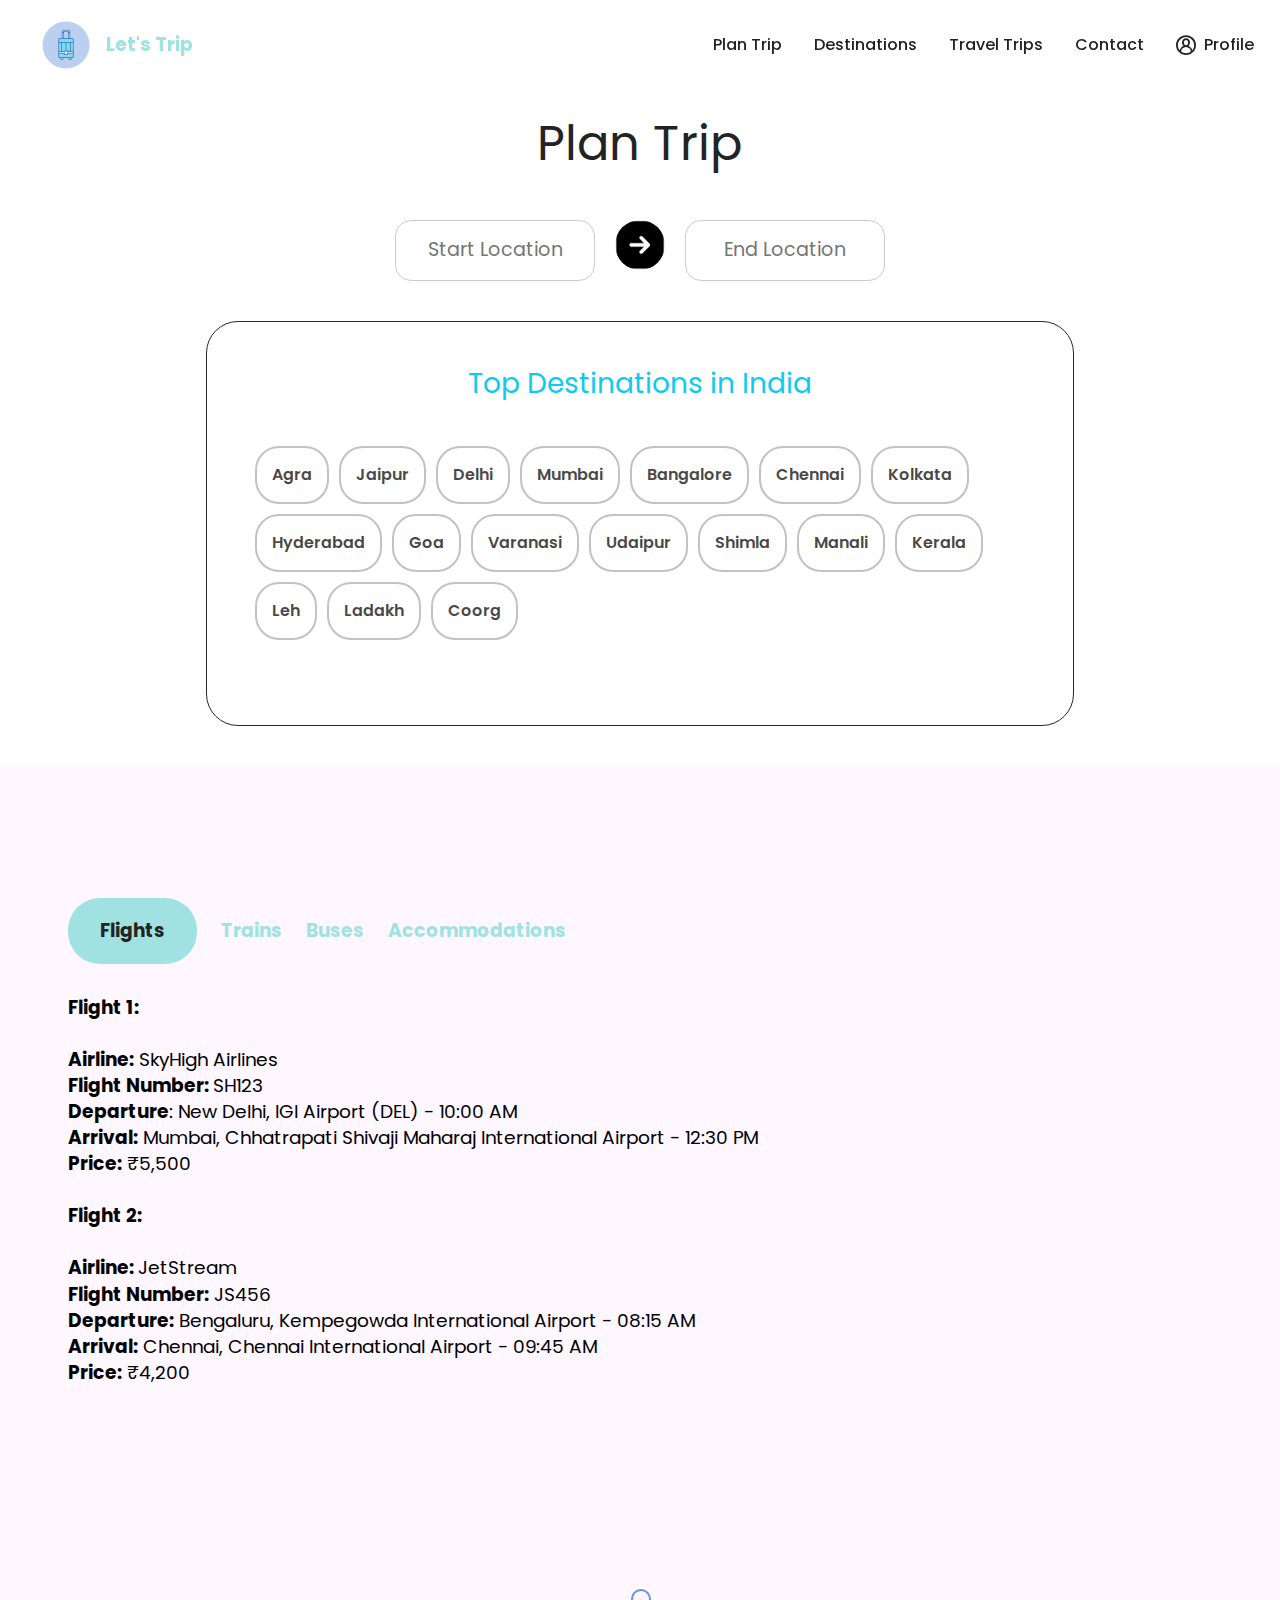
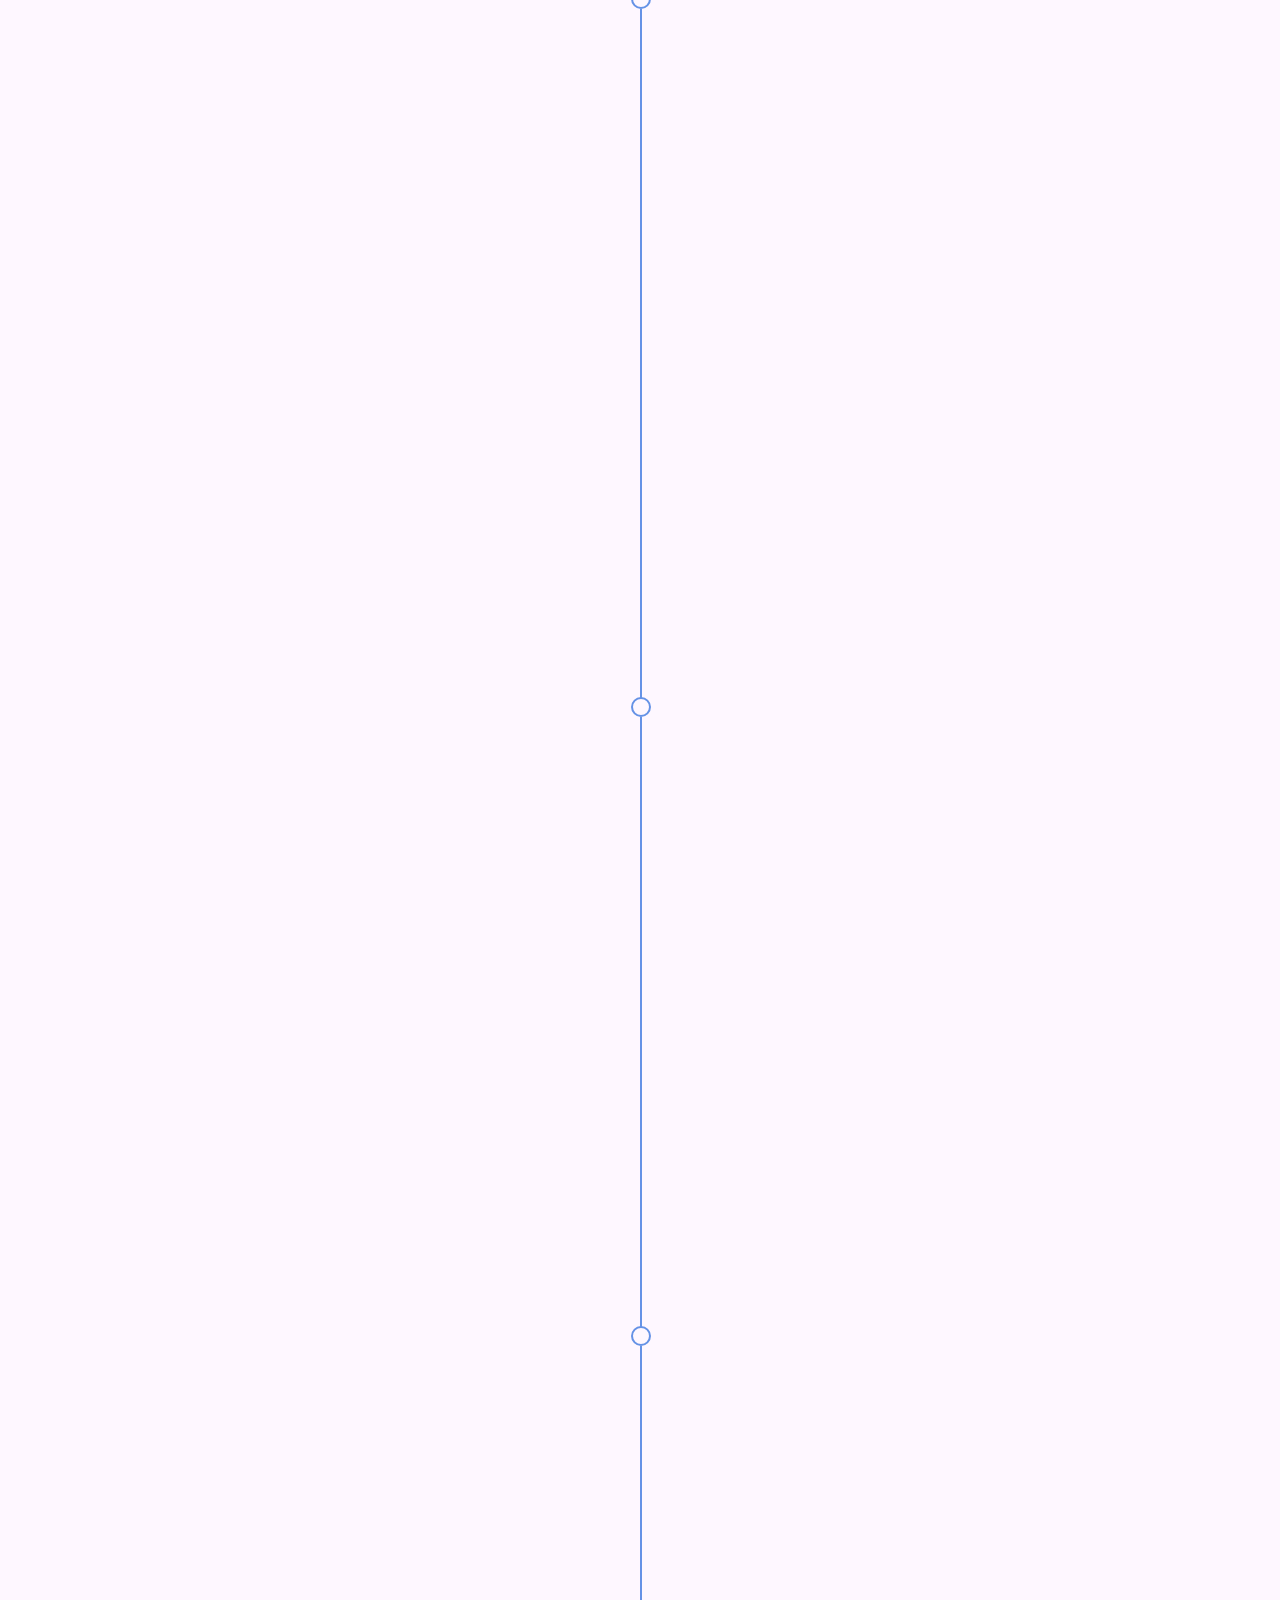
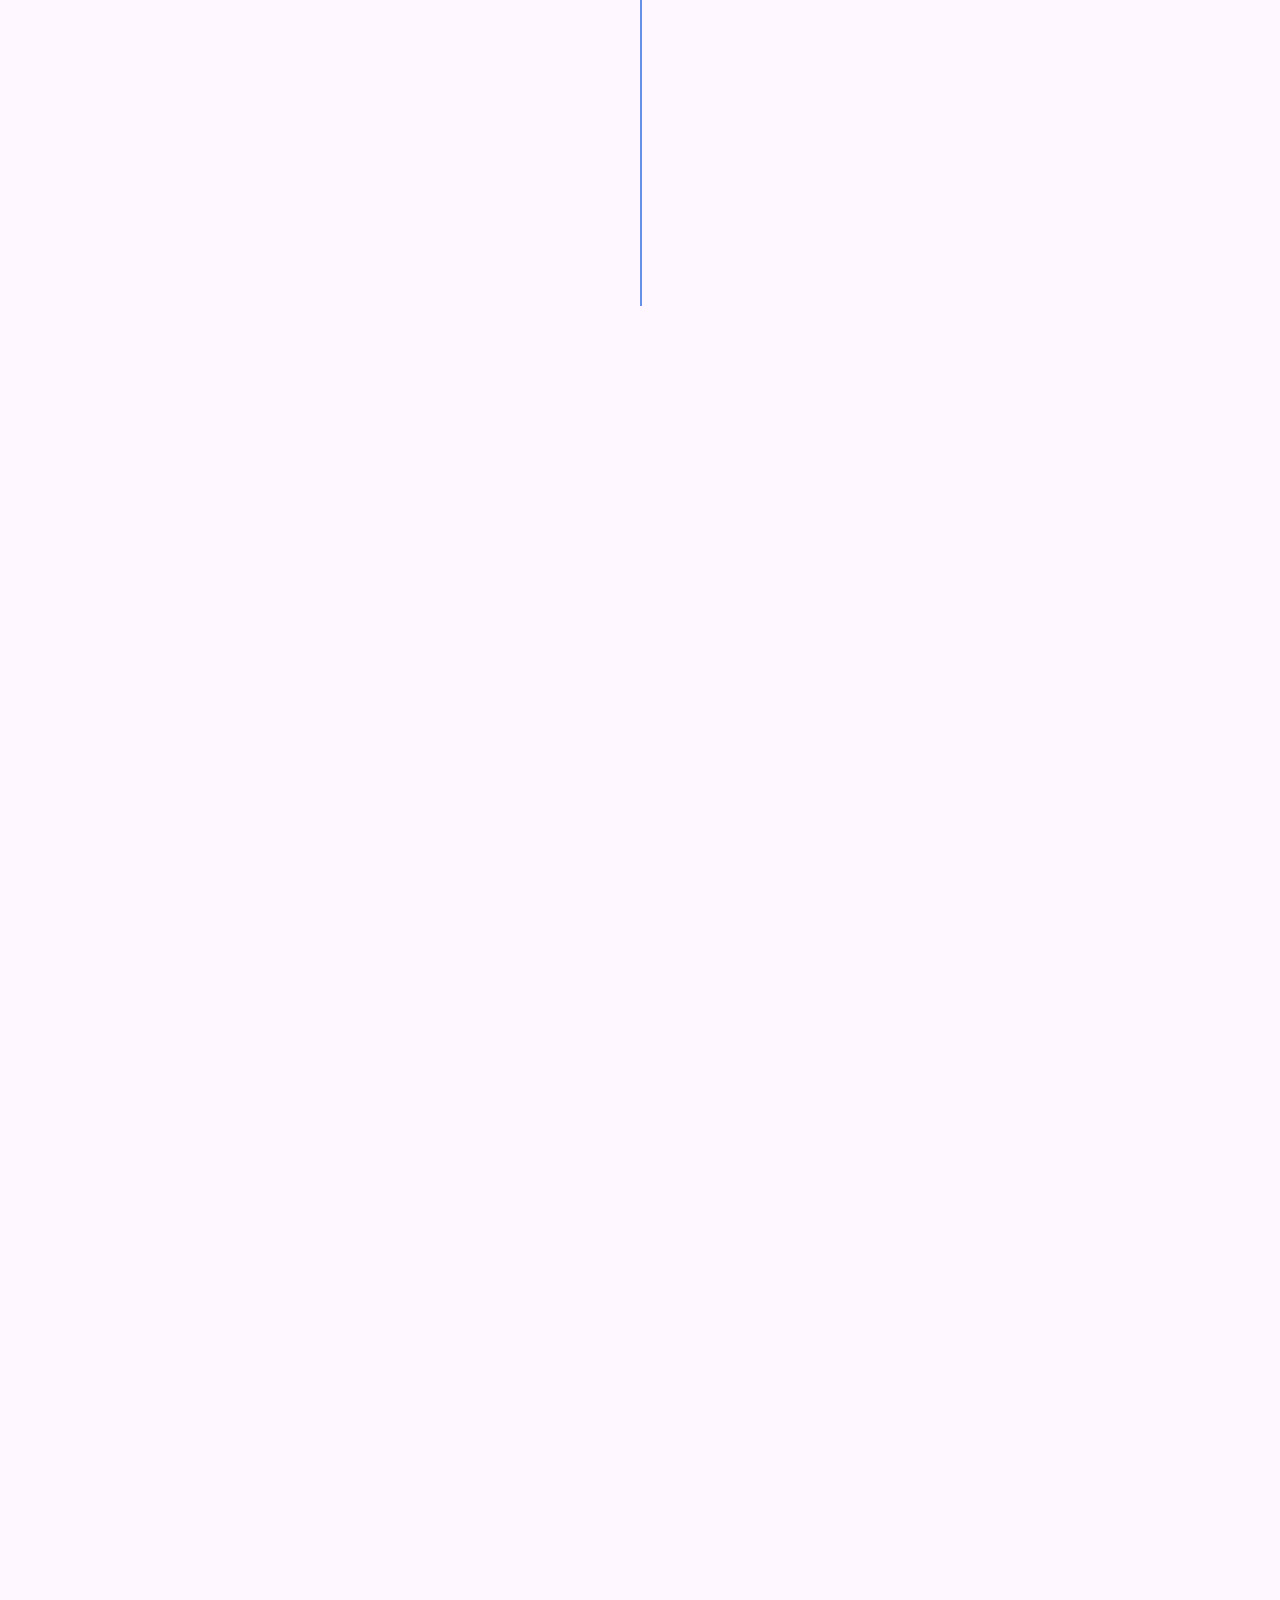
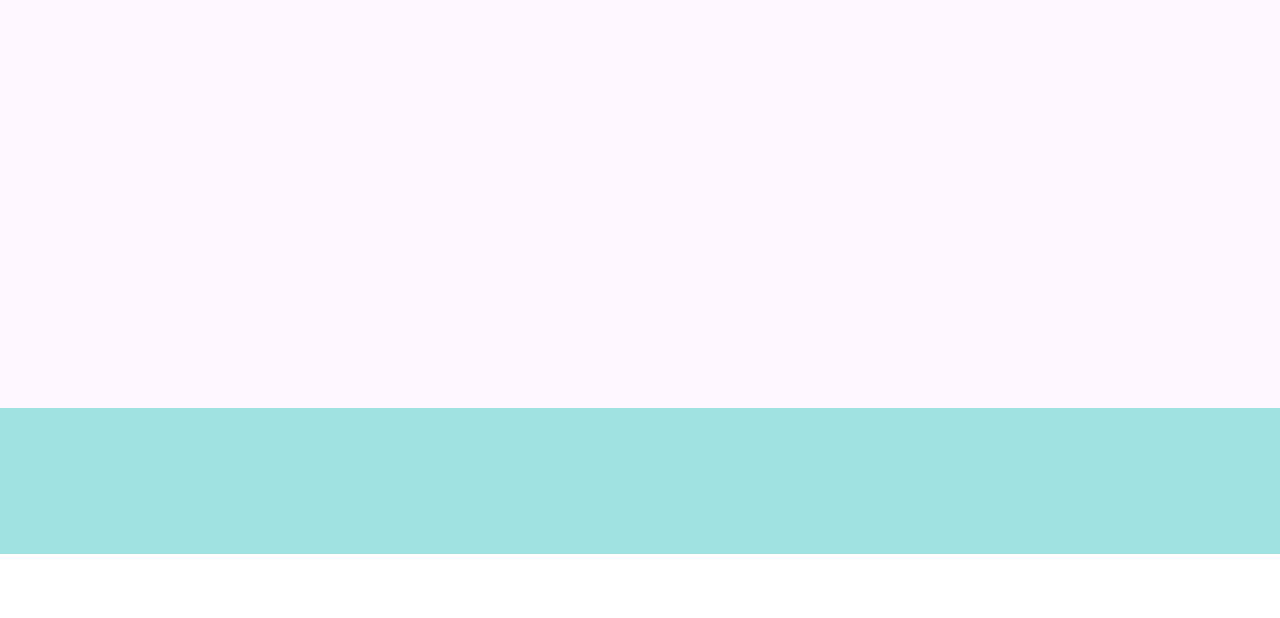
<file: plan-trip.html>
<!DOCTYPE html>
<html  >
<head>
  <!-- Site made with Mobirise Website Builder v5.9.18, https://mobirise.com -->
  <meta charset="UTF-8">
  <meta http-equiv="X-UA-Compatible" content="IE=edge">
  <meta name="generator" content="Mobirise v5.9.18, mobirise.com">
  <meta name="viewport" content="width=device-width, initial-scale=1, minimum-scale=1">
  <link rel="shortcut icon" href="assets/images/luggage-10083708-96x96.png" type="image/x-icon">
  <meta name="description" content="">
  
  
  <title>Plan Trip</title>
  <link rel="stylesheet" href="assets/web/assets/mobirise-icons2/mobirise2.css">
  <link rel="stylesheet" href="assets/bootstrap/css/bootstrap.min.css">
  <link rel="stylesheet" href="assets/bootstrap/css/bootstrap-grid.min.css">
  <link rel="stylesheet" href="assets/bootstrap/css/bootstrap-reboot.min.css">
  <link rel="stylesheet" href="assets/animatecss/animate.css">
  <link rel="stylesheet" href="assets/dropdown/css/style.css">
  <link rel="stylesheet" href="assets/theme/css/style.css">
  <link rel="preload" href="https://fonts.googleapis.com/css?family=Poppins:100,100i,200,200i,300,300i,400,400i,500,500i,600,600i,700,700i,800,800i,900,900i&display=swap" as="style" onload="this.onload=null;this.rel='stylesheet'">
  <noscript><link rel="stylesheet" href="https://fonts.googleapis.com/css?family=Poppins:100,100i,200,200i,300,300i,400,400i,500,500i,600,600i,700,700i,800,800i,900,900i&display=swap"></noscript>
  <link rel="preload" as="style" href="assets/mobirise/css/mbr-additional.css?v=txnv1H"><link rel="stylesheet" href="assets/mobirise/css/mbr-additional.css?v=txnv1H" type="text/css">

  <script>
    document.addEventListener('DOMContentLoaded', () => {
    const droppableElements = document.querySelectorAll('.droppable');
    const draggableElements = document.querySelectorAll('#destinations-list li');

    draggableElements.forEach(item => {
        item.addEventListener('dragstart', dragStart);
    });

    droppableElements.forEach(item => {
        item.addEventListener('dragover', dragOver);
        item.addEventListener('dragleave', dragLeave);
        item.addEventListener('drop', drop);
    });

    function dragStart(e) {
        e.dataTransfer.setData('text/plain', e.target.innerText);
        setTimeout(() => {
            e.target.classList.add('dragging');
        }, 0);
    }

    function dragOver(e) {
        e.preventDefault();
        e.target.classList.add('hover');
    }

    function dragLeave(e) {
        e.target.classList.remove('hover');
    }

    function drop(e) {
        e.preventDefault();
        const data = e.dataTransfer.getData('text/plain');
        e.target.value = data;
        e.target.classList.remove('hover');
    }
});

</script>   

<style>
.draggable-body {
    margin-top: 100px;
    font-family: 'Poppins';
display: flex;
flex-direction: column;
align-items: center;
padding: 20px;
width: 100%;
}

.draggable-body-heading{
    font-size: 3rem;
    margin-bottom: 2rem;
}

.form-container {
  margin: 20px 0;
  display: flex;
  justify-content: center;
}

#trip-form {
  display: flex;
  flex-wrap: wrap;
  gap: 20px;
  width: 100%;
}

.form-group {
  display: flex;
  flex-direction: column;
  align-items: center;
  width: 100%;
}

@media (min-width: 768px) {
  #trip-form {
    flex-wrap: nowrap;
  }
}

.drag-label {
margin-bottom: 5px;
font-size: 1.5rem;
}

.drag-input {
width: 200px;
padding: 15px;
border: 1px solid #ccc;
border-radius: 1rem;
outline: none;
text-align: center;
font-size: 1.2rem;
}

.destinations-container {
  margin: 20px 0;
  width: 70%;
  border: 1px solid rgb(40, 39, 39);
  border-radius: 2rem;
  padding: 3rem;
}

.destinations-container h3 {
  text-align: center;
  margin-bottom: 20px;
  color: #0dcaf0;
}

#destinations-list {
  list-style-type: none;
  padding: 0;
  display: flex;
  flex-wrap: wrap;
  gap: 10px;
  margin-top: 3rem;
}

#destinations-list li {
  padding: 15px;
  border: 2px solid rgba(40, 37, 37, 0.277);
  color: rgba(23, 20, 20, 0.801);
  border-radius: 1.5rem;
  cursor: move;
  text-align: center;
  font-weight:600;
}

/* Responsive layout */
@media (max-width: 900px) {
  #destinations-list li {
    /* width: calc(25% - 15px); */
    width: 80%;
  }
}

@media (max-width: 900px) {
  #destinations-list li {
    width: calc(30% - 15px);
    margin: 0 auto;
  }
}


@media (max-width: 767px) {
  #destinations-list li {
    width: calc(50% - 10px);
  }
}

@media (max-width: 480px) {
  #destinations-list li {
    width: 90%;
    margin: 0 auto;
  }
  #trip-form{
    width: 100%;
    justify-content: center;
  }
  .destination-arrow{
    display: none;
  }
}

@media (max-width: 310px) {
    .destination-arrow{
        display: block;
    }
}

.destination-arrow{
    height: 50px;
    width: 50px;
}

.droppable {
border: 2px dashed #ccc;
transition: border-color 0.2s ease;
}

.droppable.hover {
border-color: #000;
}

</style>
  
  
</head>
<body>
  
  <section data-bs-version="5.1" class="menu menu6 cid-ukJzvW5yAz" once="menu" id="menu06-29">
	

	<nav class="navbar navbar-dropdown opacityScroll navbar-fixed-top navbar-expand-lg">
		<div class="container">
			<div class="navbar-brand">
				<span class="navbar-logo">
					<a href="index.html">
						<img src="assets/images/luggage-10083708-96x96.png" alt="let's-trip-icon" style="height: 3rem;">
					</a>
				</span>
				<span class="navbar-caption-wrap"><a class="navbar-caption text-warning display-7" href="index.html">Let's Trip</a></span>
			</div>
			<button class="navbar-toggler" type="button" data-toggle="collapse" data-bs-toggle="collapse" data-target="#navbarSupportedContent" data-bs-target="#navbarSupportedContent" aria-controls="navbarNavAltMarkup" aria-expanded="false" aria-label="Toggle navigation">
				<div class="hamburger">
					<span></span>
					<span></span>
					<span></span>
					<span></span>
				</div>
			</button>
			<div class="collapse navbar-collapse opacityScroll" id="navbarSupportedContent">
				<ul class="navbar-nav nav-dropdown nav-right" data-app-modern-menu="true"><li class="nav-item">
						<a class="nav-link link text-black text-primary display-4" href="plan-trip.html">Plan Trip</a>
					</li>
					<li class="nav-item">
						<a class="nav-link link text-black text-primary display-4" href="destinations.html" aria-expanded="false">Destinations</a>
					</li>
					<li class="nav-item">
						<a class="nav-link link text-black text-primary display-4" href="travel-tips.html">Travel Trips</a>
					</li><li class="nav-item"><a class="nav-link link text-black text-primary display-4" href="contact-us.html">Contact</a></li><li class="nav-item"><a class="nav-link link text-black text-primary display-4" href="profile.html"><span class="mobi-mbri mobi-mbri-user-2 mbr-iconfont mbr-iconfont-btn"></span>Profile</a></li></ul>
				
				
			</div>
		</div>
	</nav>
</section>

<section class="draggable-body">
    <h1 class="draggable-body-heading">Plan Trip</h1>
    <div class="form-container">
        <form id="trip-form">
            <input type="text" id="start-destination" name="start-destination" placeholder="Start Location" class="drag-input">
            <img src="./assets//images/next.png" alt="next" class="destination-arrow"/>
            <input type="text" id="end-destination" name="end-destination" placeholder="End Location" class="drag-input">
        </form>
    </div>
    
    <div class="destinations-container">
        <h3>Top Destinations in India</h3>
        <ul id="destinations-list">
            <li draggable="true">Agra</li>
            <li draggable="true">Jaipur</li>
            <li draggable="true">Delhi</li>
            <li draggable="true">Mumbai</li>
            <li draggable="true">Bangalore</li>
            <li draggable="true">Chennai</li>
            <li draggable="true">Kolkata</li>
            <li draggable="true">Hyderabad</li>
            <li draggable="true">Goa</li>
            <li draggable="true">Varanasi</li>
            <li draggable="true">Udaipur</li>
            <li draggable="true">Shimla</li>
            <li draggable="true">Manali</li>
            <li draggable="true">Kerala</li>
            <li draggable="true">Leh</li>
            <li draggable="true">Ladakh</li>
            <li draggable="true">Coorg</li>
        </ul>
    </div>
</section>

<section data-bs-version="5.1" class="tabs content18 cid-ukM100hYSr" id="tabs1-2x">

    

    
    
    <div class="container">
        
        <div class="row justify-content-center">
            <div class="col-12 col-md-12">
                <div class="item-wrapper">
                    <ul class="nav nav-tabs mb-4" role="tablist">
                        <li class="nav-item first mbr-fonts-style"><a class="nav-link mbr-fonts-style show active display-7" role="tab" data-toggle="tab" data-bs-toggle="tab" href="#tabs1-2x_tab0" aria-selected="true"><strong>Flights</strong></a></li>
                        <li class="nav-item"><a class="nav-link mbr-fonts-style active display-7" role="tab" data-toggle="tab" data-bs-toggle="tab" href="#tabs1-2x_tab1" aria-selected="true"><strong>Trains</strong></a></li>
                        <li class="nav-item"><a class="nav-link mbr-fonts-style active display-7" role="tab" data-toggle="tab" data-bs-toggle="tab" href="#tabs1-2x_tab2" aria-selected="true"><strong>Buses</strong></a></li>
                        <li class="nav-item"><a class="nav-link mbr-fonts-style active display-7" role="tab" data-toggle="tab" data-bs-toggle="tab" href="#tabs1-2x_tab3" aria-selected="true"><strong>Accommodations</strong><br></a></li>
                        
                        
                    </ul>
                    <div class="tab-content">
                        <div id="tab1" class="tab-pane in active" role="tabpanel">
                            <div class="row">
                                <div class="col-md-12">
                                    <p class="mbr-text mbr-fonts-style display-7"><strong>Flight 1:</strong><br><br><strong>Airline:</strong> SkyHigh Airlines<br><strong>Flight Number: </strong>SH123<br><strong>Departure</strong>: New Delhi, IGI Airport (DEL) - 10:00 AM<br><strong>Arrival:</strong> Mumbai, Chhatrapati Shivaji Maharaj International Airport - 12:30 PM<br><strong>Price:</strong> ₹5,500<br><br><strong>Flight 2:</strong><br><br><strong>Airline: </strong>JetStream<br><strong>Flight Number:</strong> JS456<br><strong>Departure:</strong> Bengaluru, Kempegowda International Airport - 08:15 AM<br><strong>Arrival:</strong> Chennai, Chennai International Airport - 09:45 AM<br><strong>Price:</strong> ₹4,200</p>
                                </div>
                            </div>
                        </div>
                        <div id="tab2" class="tab-pane" role="tabpanel">
                            <div class="row">
                                <div class="col-md-12">
                                    <p class="mbr-text mbr-fonts-style display-7"><strong>Train 1:</strong><br><br><strong>Train Name:</strong> Express Star<br><strong>Train Number:</strong> ES789<br><strong>Departure:</strong> New Delhi, NDLS - 06:00 PM<br><strong>Arrival: </strong>Jaipur, JP - 10:30 PM<br><strong>Price:</strong> ₹800 (Sleeper Class)<br><br><strong>Train 2:</strong><br><br><strong>Train Name: </strong>Coastal Line<br><strong>Train Number:</strong> CL101<br><strong>Departure:</strong> Mumbai, CSTM - 05:00 AM<br><strong>Arrival:</strong> Goa, GIM - 02:00 PM<br><strong>Price: </strong>₹1,200 (AC Chair Car)</p>
                                </div>
                            </div>
                        </div>
                        <div id="tab3" class="tab-pane" role="tabpanel">
                            <div class="row">
                                <div class="col-md-12">
                                    <p class="mbr-text mbr-fonts-style display-7"><strong>Bus 1:</strong><br><br><strong>Operator:</strong> TravelEase<br><strong>Route:</strong> Delhi to Agra<br><strong>Departure:</strong> 07:00 AM<br><strong>Arrival: </strong>11:00 AM<br><strong>Price:</strong> ₹500 (Luxury)<br><br><strong>Bus 2:</strong><br><br><strong>Operator:</strong> CityLink<br><strong>Route: </strong>Bangalore to Hyderabad<br><strong>Departure:</strong> 09:00 PM<br><strong>Arrival:</strong> 07:00 AM (Next Day)<br><strong>Price:</strong> ₹650 (Semi-Sleeper)</p>
                                </div>
                            </div>
                        </div>
                        <div id="tab4" class="tab-pane" role="tabpanel">
                            <div class="row">
                                <div class="col-md-12">
                                    <p class="mbr-text mbr-fonts-style display-7"><strong>Hotel 1:</strong><br><br><strong>Name:</strong> The Grand Hotel<br><strong>Location:</strong> Connaught Place, New Delhi<br><strong>Type:</strong> 5-Star<br><strong>Price per Night:</strong> ₹10,000<br><strong>About :</strong> Luxury hotel with amenities including a spa, rooftop restaurant, and pool.<br><br><strong>Hotel 2:</strong><br><br><strong>Name:</strong> Comfort Inn<br><strong>Location:</strong> MG Road, Bangalore<br><strong>Type:</strong> 3-Star<br><strong>Price per Night:</strong> ₹3,500<br><strong>About:</strong> Comfortable stay with complimentary breakfast and free Wi-Fi.<br><br><strong>Guesthouse 1:</strong><br><br><strong>Name:</strong> Cozy Retreat<br><strong>Location:</strong> Fort, Mumbai<br><strong>Type:</strong> Budget<br><strong>Price per Night:</strong> ₹1,200<br><strong>About:</strong> Affordable guesthouse with basic amenities and a friendly atmosphere.<br><br><strong>Hostel 1:</strong><br><br><strong>Name: </strong>Backpacker’s Haven<br><strong>Location:</strong> Palolem Beach, Goa<br><strong>Type:</strong> Hostel<br><strong>Price per Night:</strong> ₹800<br><strong>About:</strong> Budget hostel with dormitory-style rooms, close to the beach and local attractions.</p>
                                </div>
                            </div>
                        </div>
                        
                        
                    </div>
                </div>
            </div>
        </div>
    </div>
</section>

<section data-bs-version="5.1" class="timeline1 cid-ukM6ksUEFY" id="timeline1-2z">
    

    
    
    <div class="timelines-container container" mbri-timelines="">
        <div class="mbr-section-head">
            <h3 class="mbr-section-title mbr-fonts-style align-center mb-0 display-5">Trip Schedule</h3>
            
        </div>
        <div class="row timeline-element mb-2 mt-4">
            <div class="timeline-date col-12 col-md-6">
                <div class="timeline-date-wrapper">
                    <p class="mbr-timeline-date mbr-fonts-style display-5">
                        <strong>24 August 2024</strong></p>
                </div>
            </div>
            <span class="iconBackground"></span>
            <div class="col-12 col-md-6">
                <div class="timeline-text-wrapper">
                    <h4 class="mbr-timeline-title mbr-fonts-style mb-4 display-5">
                        <strong>Arrival in Goa</strong></h4>
                    
                    <p class="mbr-text mbr-fonts-style display-7"><strong>Morning:</strong><br><br>Depart from Bangalore to Goa by flight or train.<br><br><strong>Flight Option:</strong> SkyHigh Airlines Flight SH123, Departure 10:00, Arrival 12:30 PM.<br><br><strong>Train Option:</strong> Coastal Line Train CL101, Departure 09:00 PM (Previous Day), Arrival 07:00 AM.<br><br><strong>Afternoon:</strong><br><br>Check-in at the hotel (e.g., The Grand Hotel or Cozy Retreat).<br><br>Relax and freshen up.<br><br><strong>Evening:</strong><br><br>Visit Baga Beach.<br>Enjoy a beachside dinner at a local restaurant.<br>
                    </p>
                </div>
            </div>
        </div>
        <div class="row timeline-element mb-2">
            <div class="col-12 col-md-6">
                <div class="timeline-text-wrapper">
                    <h4 class="mbr-timeline-title mbr-fonts-style mb-4 display-5">
                        <strong>Explore Goa</strong></h4>
                    
                    <p class="mbr-text mbr-fonts-style display-7"><strong>Morning:</strong><br><br>Breakfast at the hotel.<br><br>Visit Fort Aguada and explore the historical site.<br><br><strong>Afternoon:</strong><br><br>Head to Anjuna Beach for some sunbathing and water sports.<br><br>Have lunch at a beachside shack.<br><br><strong>Evening:</strong><br><br>Explore Calangute Beach.<br><br>Enjoy dinner at a local restaurant or beachside cafe.<br>
                    </p>
                </div>
            </div>
            <span class="iconBackground"></span>
            <div class="timeline-date col-12 col-md-6">
                <div class="timeline-date-wrapper">
                    <p class="mbr-timeline-date mbr-fonts-style display-5">
                        <strong>25 August 2024</strong></p>
                </div>
            </div>
        </div>
        <div class="row timeline-element mb-2">
            <div class="timeline-date col-12 col-md-6">
                <div class="timeline-date-wrapper">
                    <p class="mbr-timeline-date mbr-fonts-style display-5">
                        <strong>24 August 2024</strong></p>
                </div>
            </div>
            <span class="iconBackground"></span>
            <div class="col-12 col-md-6">
                <div class="timeline-text-wrapper">
                    <h4 class="mbr-timeline-title mbr-fonts-style mb-4 display-5">
                        <strong>Departure</strong></h4>
                    
                    <p class="mbr-text mbr-fonts-style display-7"><strong>Morning:</strong><br><strong><br></strong><br>Breakfast at the hotel.<br><br>Visit Dudhsagar Waterfalls (if time permits).<br><br><strong>Afternoon:</strong><br><br>Depart from Goa back to Bangalore.<br><br><strong>Flight Option:</strong> SkyHigh Airlines Flight SH124, Departure 02:00 PM, Arrival 04:30 PM.<br><br><strong>Train Option: </strong>Coastal Line Train CL102, Departure 04:00 PM, Arrival 12:00 AM (Next Day).</p>
                </div>
            </div>
        </div>
        
        
        
        
        
        
        
        
        
    </div>
</section>

<section data-bs-version="5.1" class="features10 cid-ukM90xi5YG" id="features10-30">
    <!---->
    

    
    
    <div class="container">
        <div class="mbr-section-head">
            <h3 class="mbr-section-title mbr-fonts-style mb-0 display-5">
                Budget Estimator</h3>
            
        </div>
        <div class="row mt-4">
            <div class="item features-without-image col-12">
                <div class="item-wrapper">
                    <div class="top-line row">
                        <div class="col">
                            <h4 class="card-title mbr-fonts-style display-5"><strong>Flights</strong></h4>
                        </div>
                        <div class="col-auto">
                            <p class="price mbr-fonts-style display-7">Rs. 5,500</p>
                        </div>
                    </div>
                    <div class="bottom-line">
                        <p class="mbr-text mbr-fonts-style display-7">Bangalore to Goa</p>
                    </div>
                </div>
            </div><div class="item features-without-image col-12">
                <div class="item-wrapper">
                    <div class="top-line row">
                        <div class="col">
                            <h4 class="card-title mbr-fonts-style display-5"><strong>Accommodation (per night)</strong><br></h4>
                        </div>
                        <div class="col-auto">
                            <p class="price mbr-fonts-style display-7">Rs. 7,000<br><br>Rs. 2,400</p>
                        </div>
                    </div>
                    <div class="bottom-line">
                        <p class="mbr-text mbr-fonts-style display-7"><strong>Hotel:</strong> The Grand Hotel or Cozy Retreat<br><br><strong>3-Star Hotel: </strong>Rs.3,500 x 2 nights<br><br><strong>Budget Guesthouse:</strong>&nbsp;Rs. 1,200 x 2 nights&nbsp;</p>
                    </div>
                </div>
            </div><div class="item features-without-image col-12">
                <div class="item-wrapper">
                    <div class="top-line row">
                        <div class="col">
                            <h4 class="card-title mbr-fonts-style display-5"><strong>Local Transportation</strong></h4>
                        </div>
                        <div class="col-auto">
                            <p class="price mbr-fonts-style display-7">Rs. 1,000</p>
                        </div>
                    </div>
                    <div class="bottom-line">
                        <p class="mbr-text mbr-fonts-style display-7">
                            Taxi/Rental Scooter: ₹1,000 (for local travel over 3 days)
                        </p>
                    </div>
                </div>
            </div><div class="item features-without-image col-12">
                <div class="item-wrapper">
                    <div class="top-line row">
                        <div class="col">
                            <h4 class="card-title mbr-fonts-style display-5"><strong>Meals</strong></h4>
                        </div>
                        <div class="col-auto">
                            <p class="price mbr-fonts-style display-7">Rs. 3,000</p>
                        </div>
                    </div>
                    <div class="bottom-line">
                        <p class="mbr-text mbr-fonts-style display-7">
                            3 days x Rs. 1,000</p>
                    </div>
                </div>
            </div><div class="item features-without-image col-12">
                <div class="item-wrapper">
                    <div class="top-line row">
                        <div class="col">
                            <h4 class="card-title mbr-fonts-style display-5"><strong>Activities and Sightseeing</strong></h4>
                        </div>
                        <div class="col-auto">
                            <p class="price mbr-fonts-style display-7">Rs. 2,000</p>
                        </div>
                    </div>
                    <div class="bottom-line">
                        <p class="mbr-text mbr-fonts-style display-7">
                            Entry Fees and Activities</p>
                    </div>
                </div>
            </div><div class="item features-without-image col-12">
                <div class="item-wrapper">
                    <div class="top-line row">
                        <div class="col">
                            <h4 class="card-title mbr-fonts-style display-5"><strong>Budget Accommodation</strong></h4>
                        </div>
                        <div class="col-auto">
                            <p class="price mbr-fonts-style display-5">Rs. 13,900</p>
                        </div>
                    </div>
                    <div class="bottom-line">
                        <p class="mbr-text mbr-fonts-style display-7"></p>
                    </div>
                </div>
            </div>
            <div class="item features-without-image col-12">
                <div class="item-wrapper">
                    <div class="top-line row">
                        <div class="col">
                            <h4 class="card-title mbr-fonts-style display-5"><strong>3-Star Accommodation</strong></h4>
                        </div>
                        <div class="col-auto">
                            <p class="price mbr-fonts-style display-5">Rs. 18,500</p>
                        </div>
                    </div>
                    <div class="bottom-line">
                        <p class="mbr-text mbr-fonts-style display-7"></p>
                    </div>
                </div>
            </div>
            
        </div>
    </div>
</section>

<section data-bs-version="5.1" class="footer2 cid-ukKhaUlJjD" once="footers" id="footer02-2a">
    
    <div class="container">
        <div class="row">
            <div class="col-12 col-lg-6 center mt-2 mb-3">
                <p class="mbr-fonts-style copyright mb-0 display-7">
                    © Copyright 2024 Let's Trip - All Rights Reserved
                </p>
            </div>
            <div class="col-12 col-lg-6 center">
                <div class="row-links mt-2 mb-3">
                    <ul class="row-links-soc">   
                    <li class="row-links-soc-item mbr-fonts-style display-7">
                            <a href="profile.html" class="text-primary">Instagram</a>
                        </li><li class="row-links-soc-item mbr-fonts-style display-7">
                            <a href="profile.html" class="text-primary">TikTok</a>
                        </li><li class="row-links-soc-item mbr-fonts-style display-7">
                            <a href="profile.html" class="text-primary">YouTube</a>
                        </li><li class="row-links-soc-item mbr-fonts-style display-7">
                            <a href="profile.html" class="text-primary">YouTube</a>
                        </li></ul>
                </div>
            </div>
        </div>
    </div>
</section><section class="display-7" style="padding: 0;align-items: center;justify-content: center;flex-wrap: wrap;    align-content: center;display: flex;position: relative;height: 4rem;"><a href="https://mobiri.se/3359984" style="flex: 1 1;height: 4rem;position: absolute;width: 100%;z-index: 1;"><img alt="" style="height: 4rem;" src="[data-uri]"></a><p style="margin: 0;text-align: center;" class="display-7">&#8204;</p><a style="z-index:1" href="https://mobirise.com/builder/no-code-website-builder.html">No Code Website Builder</a></section><script src="assets/bootstrap/js/bootstrap.bundle.min.js"></script>  <script src="assets/smoothscroll/smooth-scroll.js"></script>  <script src="assets/ytplayer/index.js"></script>  <script src="assets/dropdown/js/navbar-dropdown.js"></script>  <script src="assets/mbr-tabs/mbr-tabs.js"></script>  <script src="assets/theme/js/script.js"></script>  
  
  
  <input name="animation" type="hidden">
  </body>
</html>
</file>
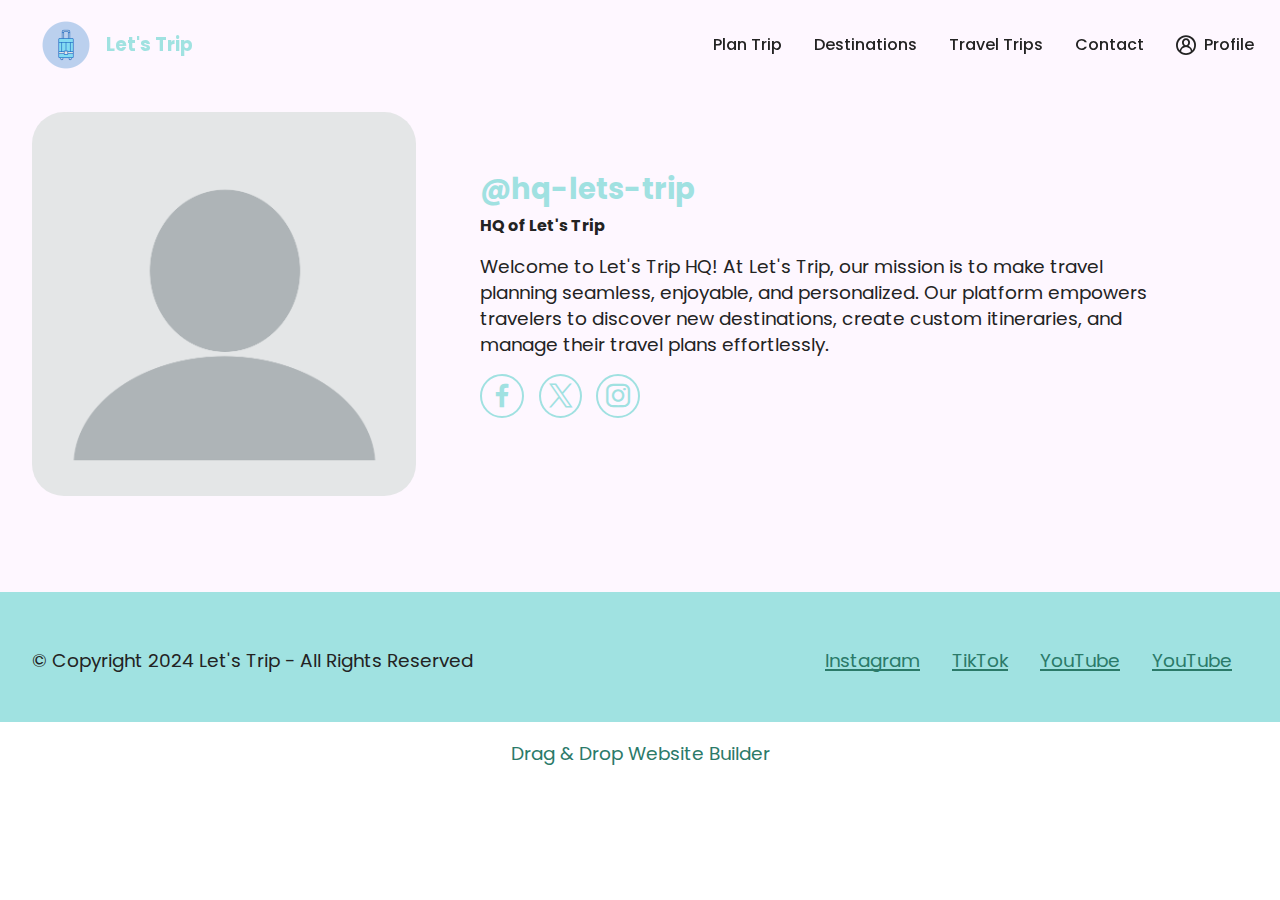
<file: profile.html>
<!DOCTYPE html>
<html  >
<head>
  <!-- Site made with Mobirise Website Builder v5.9.18, https://mobirise.com -->
  <meta charset="UTF-8">
  <meta http-equiv="X-UA-Compatible" content="IE=edge">
  <meta name="generator" content="Mobirise v5.9.18, mobirise.com">
  <meta name="viewport" content="width=device-width, initial-scale=1, minimum-scale=1">
  <link rel="shortcut icon" href="assets/images/luggage-10083708-96x96.png" type="image/x-icon">
  <meta name="description" content="">
  
  
  <title>Profile</title>
  <link rel="stylesheet" href="assets/web/assets/mobirise-icons2/mobirise2.css">
  <link rel="stylesheet" href="assets/bootstrap/css/bootstrap.min.css">
  <link rel="stylesheet" href="assets/bootstrap/css/bootstrap-grid.min.css">
  <link rel="stylesheet" href="assets/bootstrap/css/bootstrap-reboot.min.css">
  <link rel="stylesheet" href="assets/animatecss/animate.css">
  <link rel="stylesheet" href="assets/dropdown/css/style.css">
  <link rel="stylesheet" href="assets/socicon/css/styles.css">
  <link rel="stylesheet" href="assets/theme/css/style.css">
  <link rel="preload" href="https://fonts.googleapis.com/css?family=Poppins:100,100i,200,200i,300,300i,400,400i,500,500i,600,600i,700,700i,800,800i,900,900i&display=swap" as="style" onload="this.onload=null;this.rel='stylesheet'">
  <noscript><link rel="stylesheet" href="https://fonts.googleapis.com/css?family=Poppins:100,100i,200,200i,300,300i,400,400i,500,500i,600,600i,700,700i,800,800i,900,900i&display=swap"></noscript>
  <link rel="preload" as="style" href="assets/mobirise/css/mbr-additional.css?v=OhCI7v"><link rel="stylesheet" href="assets/mobirise/css/mbr-additional.css?v=OhCI7v" type="text/css">

  
  
  
</head>
<body>
  
  <section data-bs-version="5.1" class="menu menu6 cid-ukJzvW5yAz" once="menu" id="menu06-2h">
	

	<nav class="navbar navbar-dropdown opacityScroll navbar-fixed-top navbar-expand-lg">
		<div class="container">
			<div class="navbar-brand">
				<span class="navbar-logo">
					<a href="index.html">
						<img src="assets/images/luggage-10083708-96x96.png" alt="let's-trip-icon" style="height: 3rem;">
					</a>
				</span>
				<span class="navbar-caption-wrap"><a class="navbar-caption text-warning display-7" href="index.html">Let's Trip</a></span>
			</div>
			<button class="navbar-toggler" type="button" data-toggle="collapse" data-bs-toggle="collapse" data-target="#navbarSupportedContent" data-bs-target="#navbarSupportedContent" aria-controls="navbarNavAltMarkup" aria-expanded="false" aria-label="Toggle navigation">
				<div class="hamburger">
					<span></span>
					<span></span>
					<span></span>
					<span></span>
				</div>
			</button>
			<div class="collapse navbar-collapse opacityScroll" id="navbarSupportedContent">
				<ul class="navbar-nav nav-dropdown nav-right" data-app-modern-menu="true"><li class="nav-item">
						<a class="nav-link link text-black text-primary display-4" href="plan-trip.html">Plan Trip</a>
					</li>
					<li class="nav-item">
						<a class="nav-link link text-black text-primary display-4" href="destinations.html" aria-expanded="false">Destinations</a>
					</li>
					<li class="nav-item">
						<a class="nav-link link text-black text-primary display-4" href="travel-tips.html">Travel Trips</a>
					</li><li class="nav-item"><a class="nav-link link text-black text-primary display-4" href="contact-us.html">Contact</a></li><li class="nav-item"><a class="nav-link link text-black text-primary display-4" href="profile.html"><span class="mobi-mbri mobi-mbri-user-2 mbr-iconfont mbr-iconfont-btn"></span>Profile</a></li></ul>
				
				
			</div>
		</div>
	</nav>
</section>

<section data-bs-version="5.1" class="team2 cid-ukLgGMFYSR" xmlns="http://www.w3.org/1999/html" id="team2-2p">
    

    
    
    <div class="container">
        <div class="item features-image">
            <div class="item-wrapper">
                <div class="row align-items-center">
                    <div class="col-12 col-md-4">
                        <div class="image-wrapper">
                            <img src="assets/images/mbr-815x815.png" alt="Mobirise Website Builder">
                        </div>
                    </div>
                    <div class="col-12 col-md">
                        <div class="card-box">
                            <h5 class="card-title mbr-fonts-style m-0 mb-3 display-5"><p><strong>@hq-</strong><strong>lets-trip</strong></p></h5>
                            <h6 class="card-subtitle mbr-fonts-style mb-3 display-4"><strong>HQ of Let's Trip</strong></h6>
                            <p class="mbr-text mbr-fonts-style display-7">
                                Welcome to Let's Trip HQ! At Let's Trip, our mission is to make travel planning seamless, enjoyable, and personalized. Our platform empowers travelers to discover new destinations, create custom itineraries, and manage their travel plans effortlessly.</p>
                            <div class="social-row display-7">
                                <div class="soc-item">
                                    <a href="page5.html">
                                        <span class="mbr-iconfont socicon-facebook socicon"></span>
                                    </a>
                                </div>
                                <div class="soc-item">
                                    <a href="profile.html">
                                        <span class="mbr-iconfont socicon-twitter socicon"></span>
                                    </a>
                                </div>
                                <div class="soc-item">
                                    <a href="profile.html">
                                        <span class="mbr-iconfont socicon-instagram socicon"></span>
                                    </a>
                                </div>
                                
                                
                            </div>
                        </div>
                    </div>
                </div>
            </div>
        </div>
        
        
    </div>
</section>

<section data-bs-version="5.1" class="footer2 cid-ukPxOVud0l" once="footers" id="footer02-31">
    

    
    

    <div class="container">
        <div class="row">
            <div class="col-12 col-lg-6 center mt-2 mb-3">
                <p class="mbr-fonts-style copyright mb-0 display-7">
                    © Copyright 2024 Let's Trip - All Rights Reserved
                </p>
            </div>
            <div class="col-12 col-lg-6 center">
                <div class="row-links mt-2 mb-3">
                    <ul class="row-links-soc">
                        
                        
                        
                        
                    <li class="row-links-soc-item mbr-fonts-style display-7">
                            <a href="profile.html" class="text-primary">Instagram</a>
                        </li><li class="row-links-soc-item mbr-fonts-style display-7">
                            <a href="profile.html" class="text-primary">TikTok</a>
                        </li><li class="row-links-soc-item mbr-fonts-style display-7">
                            <a href="profile.html" class="text-primary">YouTube</a>
                        </li><li class="row-links-soc-item mbr-fonts-style display-7">
                            <a href="profile.html" class="text-primary">YouTube</a>
                        </li></ul>
                </div>
            </div>
        </div>
    </div>
</section><section class="display-7" style="padding: 0;align-items: center;justify-content: center;flex-wrap: wrap;    align-content: center;display: flex;position: relative;height: 4rem;"><a href="https://mobiri.se/3359984" style="flex: 1 1;height: 4rem;position: absolute;width: 100%;z-index: 1;"><img alt="" style="height: 4rem;" src="[data-uri]"></a><p style="margin: 0;text-align: center;" class="display-7">&#8204;</p><a style="z-index:1" href="https://mobirise.com/drag-drop-website-builder.html">Drag & Drop Website Builder</a></section><script src="assets/bootstrap/js/bootstrap.bundle.min.js"></script>  <script src="assets/smoothscroll/smooth-scroll.js"></script>  <script src="assets/ytplayer/index.js"></script>  <script src="assets/dropdown/js/navbar-dropdown.js"></script>  <script src="assets/theme/js/script.js"></script>  
  
  
  <input name="animation" type="hidden">
  </body>
</html>
</file>
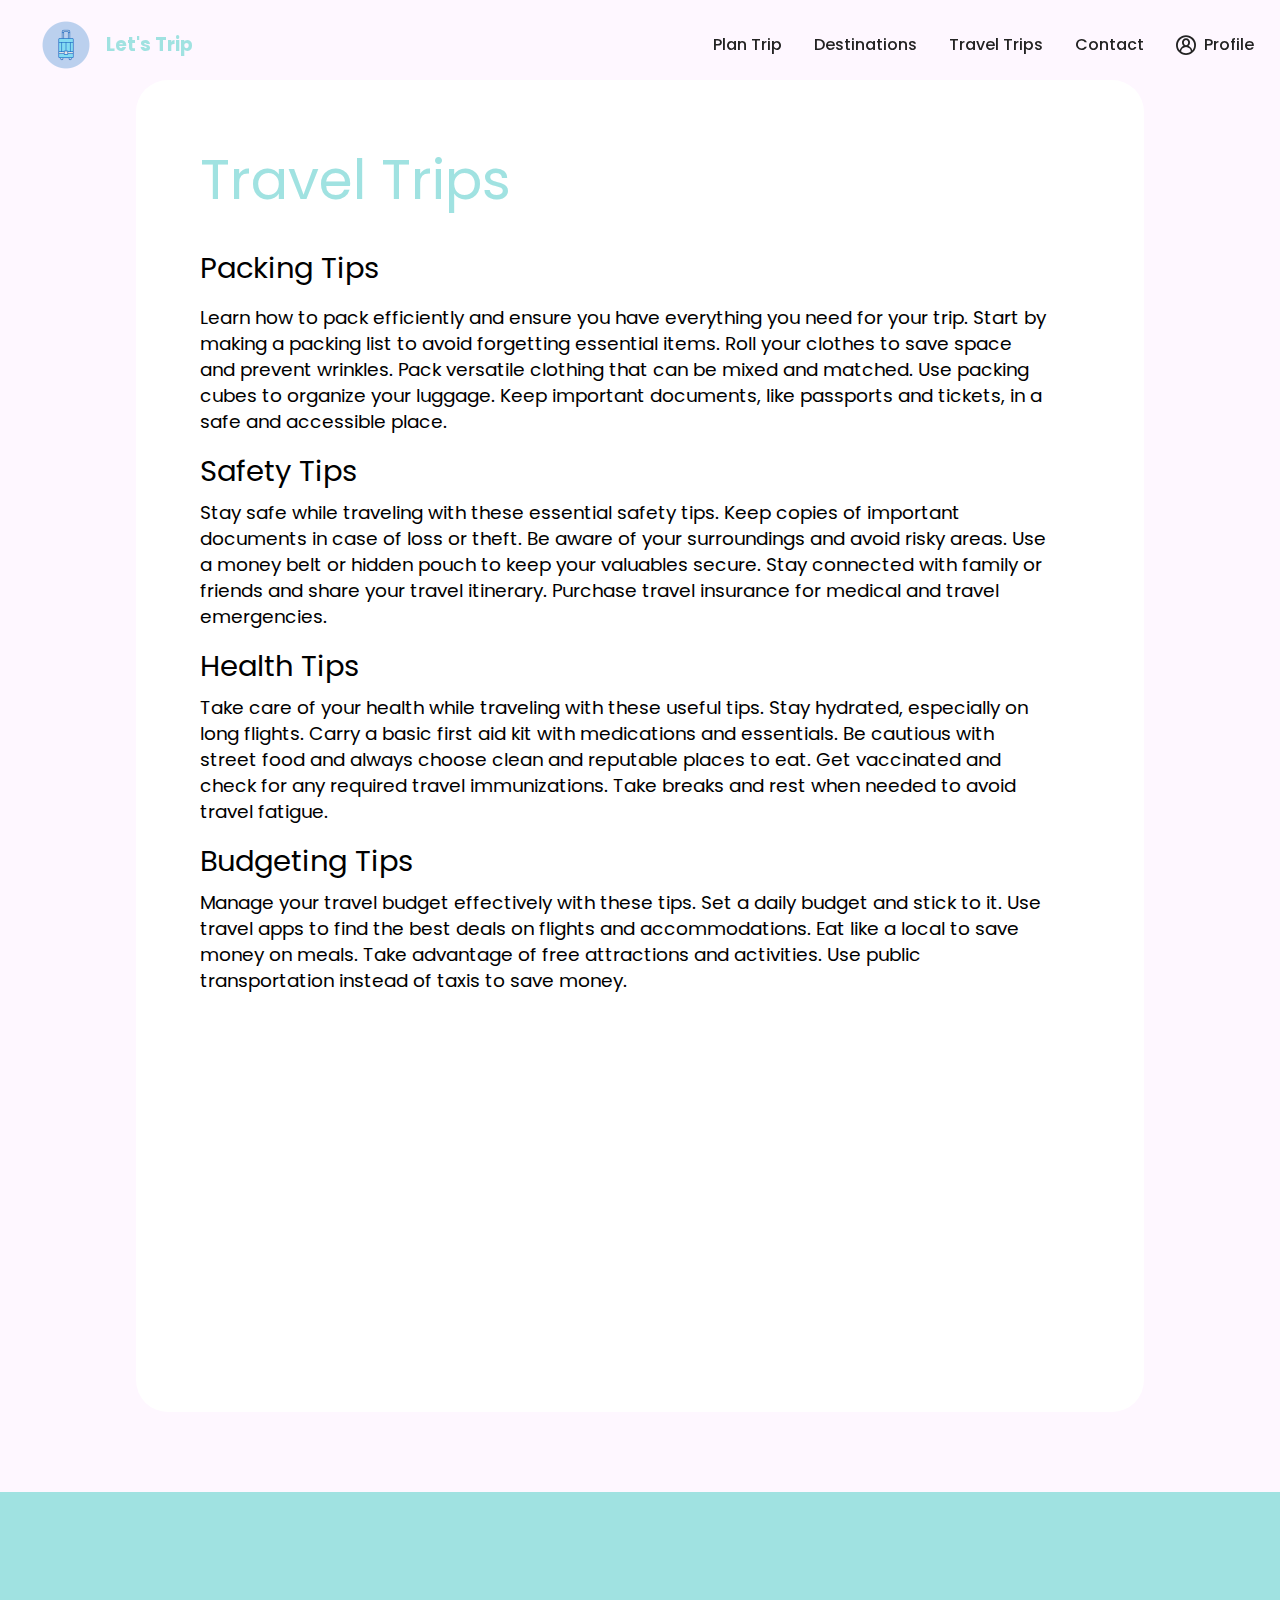
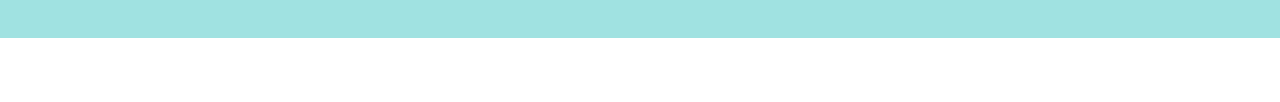
<file: travel-tips.html>
<!DOCTYPE html>
<html  >
<head>
  <!-- Site made with Mobirise Website Builder v5.9.18, https://mobirise.com -->
  <meta charset="UTF-8">
  <meta http-equiv="X-UA-Compatible" content="IE=edge">
  <meta name="generator" content="Mobirise v5.9.18, mobirise.com">
  <meta name="viewport" content="width=device-width, initial-scale=1, minimum-scale=1">
  <link rel="shortcut icon" href="assets/images/luggage-10083708-96x96.png" type="image/x-icon">
  <meta name="description" content="">
  
  
  <title>Travel Tips</title>
  <link rel="stylesheet" href="assets/web/assets/mobirise-icons2/mobirise2.css">
  <link rel="stylesheet" href="assets/bootstrap/css/bootstrap.min.css">
  <link rel="stylesheet" href="assets/bootstrap/css/bootstrap-grid.min.css">
  <link rel="stylesheet" href="assets/bootstrap/css/bootstrap-reboot.min.css">
  <link rel="stylesheet" href="assets/animatecss/animate.css">
  <link rel="stylesheet" href="assets/dropdown/css/style.css">
  <link rel="stylesheet" href="assets/theme/css/style.css">
  <link rel="preload" href="https://fonts.googleapis.com/css?family=Poppins:100,100i,200,200i,300,300i,400,400i,500,500i,600,600i,700,700i,800,800i,900,900i&display=swap" as="style" onload="this.onload=null;this.rel='stylesheet'">
  <noscript><link rel="stylesheet" href="https://fonts.googleapis.com/css?family=Poppins:100,100i,200,200i,300,300i,400,400i,500,500i,600,600i,700,700i,800,800i,900,900i&display=swap"></noscript>
  <link rel="preload" as="style" href="assets/mobirise/css/mbr-additional.css?v=TVG138"><link rel="stylesheet" href="assets/mobirise/css/mbr-additional.css?v=TVG138" type="text/css">

  
  
  
</head>
<body>
  
  <section data-bs-version="5.1" class="menu menu6 cid-ukJzvW5yAz" once="menu" id="menu06-2d">
	

	<nav class="navbar navbar-dropdown opacityScroll navbar-fixed-top navbar-expand-lg">
		<div class="container">
			<div class="navbar-brand">
				<span class="navbar-logo">
					<a href="index.html">
						<img src="assets/images/luggage-10083708-96x96.png" alt="let's-trip-icon" style="height: 3rem;">
					</a>
				</span>
				<span class="navbar-caption-wrap"><a class="navbar-caption text-warning display-7" href="index.html">Let's Trip</a></span>
			</div>
			<button class="navbar-toggler" type="button" data-toggle="collapse" data-bs-toggle="collapse" data-target="#navbarSupportedContent" data-bs-target="#navbarSupportedContent" aria-controls="navbarNavAltMarkup" aria-expanded="false" aria-label="Toggle navigation">
				<div class="hamburger">
					<span></span>
					<span></span>
					<span></span>
					<span></span>
				</div>
			</button>
			<div class="collapse navbar-collapse opacityScroll" id="navbarSupportedContent">
				<ul class="navbar-nav nav-dropdown nav-right" data-app-modern-menu="true"><li class="nav-item">
						<a class="nav-link link text-black text-primary display-4" href="plan-trip.html">Plan Trip</a>
					</li>
					<li class="nav-item">
						<a class="nav-link link text-black text-primary display-4" href="destinations.html" aria-expanded="false">Destinations</a>
					</li>
					<li class="nav-item">
						<a class="nav-link link text-black text-primary display-4" href="travel-tips.html">Travel Trips</a>
					</li><li class="nav-item"><a class="nav-link link text-black text-primary display-4" href="contact-us.html">Contact</a></li><li class="nav-item"><a class="nav-link link text-black text-primary display-4" href="profile.html"><span class="mobi-mbri mobi-mbri-user-2 mbr-iconfont mbr-iconfont-btn"></span>Profile</a></li></ul>
				
				
			</div>
		</div>
	</nav>
</section>

<section data-bs-version="5.1" class="article8 cid-ukLb4iKJB2" id="article08-2m">
  

  
  
  <div class="container">
    <div class="row justify-content-center">
      <div class="card col-md-12 col-lg-10">
        <div class="card-wrapper">
          <div class="image-wrapper d-flex justify-content-center mb-4">
            
          </div>
          <div class="card-content-text">
            <h3 class="card-title mbr-fonts-style mbr-white mt-3 mb-4 display-2">Travel Trips</h3>
          <div class="row card-box align-left">
            <div class="item features-without-image col-12">
              <div class="item-wrapper">
                <h4 class="mbr-section-subtitle mbr-fonts-style mb-3 display-5">
                  Packing Tips</h4>
                <p class="mbr-text mbr-fonts-style display-7">Learn how to pack efficiently and ensure you have everything you need for your trip. Start by making a packing list to avoid forgetting essential items. Roll your clothes to save space and prevent wrinkles. Pack versatile clothing that can be mixed and matched. Use packing cubes to organize your luggage. Keep important documents, like passports and tickets, in a safe and accessible place.</p>
              </div>
            </div>
            <div class="item features-without-image col-12">
              <div class="item-wrapper">
                <h4 class="mbr-section-subtitle mbr-fonts-style display-5">
                  Safety Tips</h4>
                <p class="mbr-text mbr-fonts-style display-7">Stay safe while traveling with these essential safety tips. Keep copies of important documents in case of loss or theft. Be aware of your surroundings and avoid risky areas. Use a money belt or hidden pouch to keep your valuables secure. Stay connected with family or friends and share your travel itinerary. Purchase travel insurance for medical and travel emergencies.</p>
              </div>
            </div>
            <div class="item features-without-image col-12">
              <div class="item-wrapper">
                <h4 class="mbr-section-subtitle mbr-fonts-style display-5">
                  Health Tips</h4>
                <p class="mbr-text mbr-fonts-style display-7">
                  Take care of your health while traveling with these useful tips. Stay hydrated, especially on long flights. Carry a basic first aid kit with medications and essentials. Be cautious with street food and always choose clean and reputable places to eat. Get vaccinated and check for any required travel immunizations. Take breaks and rest when needed to avoid travel fatigue.
                </p>
              </div>
            </div><div class="item features-without-image col-12">
              <div class="item-wrapper">
                <h4 class="mbr-section-subtitle mbr-fonts-style display-5">
                  Budgeting Tips</h4>
                <p class="mbr-text mbr-fonts-style display-7">
                  Manage your travel budget effectively with these tips. Set a daily budget and stick to it. Use travel apps to find the best deals on flights and accommodations. Eat like a local to save money on meals. Take advantage of free attractions and activities. Use public transportation instead of taxis to save money.
                </p>
              </div>
            </div><div class="item features-without-image col-12">
              <div class="item-wrapper">
                <h4 class="mbr-section-subtitle mbr-fonts-style display-5">
                  Cultural Tips</h4>
                <p class="mbr-text mbr-fonts-style display-7">Respect local cultures and customs with these helpful tips. Learn a few basic phrases in the local language. Respect local customs and dress codes. Be polite and patient when interacting with locals. Understand and respect cultural differences. Ask for permission before taking photos of people.
                </p>
              </div>
            </div><div class="item features-without-image col-12">
              <div class="item-wrapper">
                <h4 class="mbr-section-subtitle mbr-fonts-style display-5">
                  Travel Documents Checklist</h4>
                <p class="mbr-text mbr-fonts-style display-7">
                  Ensure you have all the necessary documents before you travel. Make sure you have your passport and visa (if required). Purchase travel insurance for peace of mind. Keep your flight tickets and hotel reservations handy. Have emergency contact information readily available. Store copies of important documents separately in case of loss.
                </p>
              </div>
            </div>

            
          </div>
          </div>
        </div>
      </div>
    </div>
  </div>
</section>

<section data-bs-version="5.1" class="footer2 cid-ukKhaUlJjD" once="footers" id="footer02-2e">
    

    
    

    <div class="container">
        <div class="row">
            <div class="col-12 col-lg-6 center mt-2 mb-3">
                <p class="mbr-fonts-style copyright mb-0 display-7">
                    © Copyright 2024 Let's Trip - All Rights Reserved
                </p>
            </div>
            <div class="col-12 col-lg-6 center">
                <div class="row-links mt-2 mb-3">
                    <ul class="row-links-soc">
                        
                        
                        
                        
                    <li class="row-links-soc-item mbr-fonts-style display-7">
                            <a href="profile.html" class="text-primary">Instagram</a>
                        </li><li class="row-links-soc-item mbr-fonts-style display-7">
                            <a href="profile.html" class="text-primary">TikTok</a>
                        </li><li class="row-links-soc-item mbr-fonts-style display-7">
                            <a href="profile.html" class="text-primary">YouTube</a>
                        </li><li class="row-links-soc-item mbr-fonts-style display-7">
                            <a href="profile.html" class="text-primary">YouTube</a>
                        </li></ul>
                </div>
            </div>
        </div>
    </div>
</section><section class="display-7" style="padding: 0;align-items: center;justify-content: center;flex-wrap: wrap;    align-content: center;display: flex;position: relative;height: 4rem;"><a href="https://mobiri.se/3359984" style="flex: 1 1;height: 4rem;position: absolute;width: 100%;z-index: 1;"><img alt="" style="height: 4rem;" src="[data-uri]"></a><p style="margin: 0;text-align: center;" class="display-7">&#8204;</p><a style="z-index:1" href="https://mobirise.com"> Website Software</a></section><script src="assets/bootstrap/js/bootstrap.bundle.min.js"></script>  <script src="assets/smoothscroll/smooth-scroll.js"></script>  <script src="assets/ytplayer/index.js"></script>  <script src="assets/dropdown/js/navbar-dropdown.js"></script>  <script src="assets/theme/js/script.js"></script>  
  
  
  <input name="animation" type="hidden">
  </body>
</html>
</file>
<file: assets/web/assets/mobirise-icons2/mobirise2.css>
@font-face {
  font-family: 'Moririse2';
  font-display: swap;
  src:  url('mobirise2.eot?f2bix4');
  src:  url('mobirise2.eot?f2bix4#iefix') format('embedded-opentype'),
    url('mobirise2.ttf?f2bix4') format('truetype'),
    url('mobirise2.woff?f2bix4') format('woff'),
    url('mobirise2.svg?f2bix4#mobirise2') format('svg');
  font-weight: normal;
  font-style: normal;
}

[class^="mobi-"], [class*=" mobi-"] {
  /* use !important to prevent issues with browser extensions that change fonts */
  font-family: 'Moririse2' !important;
  speak: none;
  font-style: normal;
  font-weight: normal;
  font-variant: normal;
  text-transform: none;
  line-height: 1;

  /* Better Font Rendering =========== */
  -webkit-font-smoothing: antialiased;
  -moz-osx-font-smoothing: grayscale;
}

.mobi-mbri-add-submenu:before {
  content: "\e900";
}
.mobi-mbri-alert:before {
  content: "\e901";
}
.mobi-mbri-align-center:before {
  content: "\e902";
}
.mobi-mbri-align-justify:before {
  content: "\e903";
}
.mobi-mbri-align-left:before {
  content: "\e904";
}
.mobi-mbri-align-right:before {
  content: "\e905";
}
.mobi-mbri-android:before {
  content: "\e906";
}
.mobi-mbri-apple:before {
  content: "\e907";
}
.mobi-mbri-arrow-down:before {
  content: "\e908";
}
.mobi-mbri-arrow-next:before {
  content: "\e909";
}
.mobi-mbri-arrow-prev:before {
  content: "\e90a";
}
.mobi-mbri-arrow-up:before {
  content: "\e90b";
}
.mobi-mbri-bold:before {
  content: "\e90c";
}
.mobi-mbri-bookmark:before {
  content: "\e90d";
}
.mobi-mbri-bootstrap:before {
  content: "\e90e";
}
.mobi-mbri-briefcase:before {
  content: "\e90f";
}
.mobi-mbri-browse:before {
  content: "\e910";
}
.mobi-mbri-bulleted-list:before {
  content: "\e911";
}
.mobi-mbri-calendar:before {
  content: "\e912";
}
.mobi-mbri-camera:before {
  content: "\e913";
}
.mobi-mbri-cart-add:before {
  content: "\e914";
}
.mobi-mbri-cart-full:before {
  content: "\e915";
}
.mobi-mbri-cash:before {
  content: "\e916";
}
.mobi-mbri-change-style:before {
  content: "\e917";
}
.mobi-mbri-chat:before {
  content: "\e918";
}
.mobi-mbri-clock:before {
  content: "\e919";
}
.mobi-mbri-close:before {
  content: "\e91a";
}
.mobi-mbri-cloud:before {
  content: "\e91b";
}
.mobi-mbri-code:before {
  content: "\e91c";
}
.mobi-mbri-contact-form:before {
  content: "\e91d";
}
.mobi-mbri-credit-card:before {
  content: "\e91e";
}
.mobi-mbri-cursor-click:before {
  content: "\e91f";
}
.mobi-mbri-cust-feedback:before {
  content: "\e920";
}
.mobi-mbri-database:before {
  content: "\e921";
}
.mobi-mbri-delivery:before {
  content: "\e922";
}
.mobi-mbri-desktop:before {
  content: "\e923";
}
.mobi-mbri-devices:before {
  content: "\e924";
}
.mobi-mbri-down:before {
  content: "\e925";
}
.mobi-mbri-download-2:before {
  content: "\e926";
}
.mobi-mbri-download:before {
  content: "\e927";
}
.mobi-mbri-drag-n-drop-2:before {
  content: "\e928";
}
.mobi-mbri-drag-n-drop:before {
  content: "\e929";
}
.mobi-mbri-edit-2:before {
  content: "\e92a";
}
.mobi-mbri-edit:before {
  content: "\e92b";
}
.mobi-mbri-error:before {
  content: "\e92c";
}
.mobi-mbri-extension:before {
  content: "\e92d";
}
.mobi-mbri-features:before {
  content: "\e92e";
}
.mobi-mbri-file:before {
  content: "\e92f";
}
.mobi-mbri-flag:before {
  content: "\e930";
}
.mobi-mbri-folder:before {
  content: "\e931";
}
.mobi-mbri-gift:before {
  content: "\e932";
}
.mobi-mbri-github:before {
  content: "\e933";
}
.mobi-mbri-globe-2:before {
  content: "\e934";
}
.mobi-mbri-globe:before {
  content: "\e935";
}
.mobi-mbri-growing-chart:before {
  content: "\e936";
}
.mobi-mbri-hearth:before {
  content: "\e937";
}
.mobi-mbri-help:before {
  content: "\e938";
}
.mobi-mbri-home:before {
  content: "\e939";
}
.mobi-mbri-hot-cup:before {
  content: "\e93a";
}
.mobi-mbri-idea:before {
  content: "\e93b";
}
.mobi-mbri-image-gallery:before {
  content: "\e93c";
}
.mobi-mbri-image-slider:before {
  content: "\e93d";
}
.mobi-mbri-info:before {
  content: "\e93e";
}
.mobi-mbri-italic:before {
  content: "\e93f";
}
.mobi-mbri-key:before {
  content: "\e940";
}
.mobi-mbri-laptop:before {
  content: "\e941";
}
.mobi-mbri-layers:before {
  content: "\e942";
}
.mobi-mbri-left-right:before {
  content: "\e943";
}
.mobi-mbri-left:before {
  content: "\e944";
}
.mobi-mbri-letter:before {
  content: "\e945";
}
.mobi-mbri-like:before {
  content: "\e946";
}
.mobi-mbri-link:before {
  content: "\e947";
}
.mobi-mbri-lock:before {
  content: "\e948";
}
.mobi-mbri-login:before {
  content: "\e949";
}
.mobi-mbri-logout:before {
  content: "\e94a";
}
.mobi-mbri-magic-stick:before {
  content: "\e94b";
}
.mobi-mbri-map-pin:before {
  content: "\e94c";
}
.mobi-mbri-menu:before {
  content: "\e94d";
}
.mobi-mbri-mobile-2:before {
  content: "\e94e";
}
.mobi-mbri-mobile-horizontal:before {
  content: "\e94f";
}
.mobi-mbri-mobile:before {
  content: "\e950";
}
.mobi-mbri-mobirise:before {
  content: "\e951";
}
.mobi-mbri-more-horizontal:before {
  content: "\e952";
}
.mobi-mbri-more-vertical:before {
  content: "\e953";
}
.mobi-mbri-music:before {
  content: "\e954";
}
.mobi-mbri-new-file:before {
  content: "\e955";
}
.mobi-mbri-numbered-list:before {
  content: "\e956";
}
.mobi-mbri-opened-folder:before {
  content: "\e957";
}
.mobi-mbri-pages:before {
  content: "\e958";
}
.mobi-mbri-paper-plane:before {
  content: "\e959";
}
.mobi-mbri-paperclip:before {
  content: "\e95a";
}
.mobi-mbri-phone:before {
  content: "\e95b";
}
.mobi-mbri-photo:before {
  content: "\e95c";
}
.mobi-mbri-photos:before {
  content: "\e95d";
}
.mobi-mbri-pin:before {
  content: "\e95e";
}
.mobi-mbri-play:before {
  content: "\e95f";
}
.mobi-mbri-plus:before {
  content: "\e960";
}
.mobi-mbri-preview:before {
  content: "\e961";
}
.mobi-mbri-print:before {
  content: "\e962";
}
.mobi-mbri-protect:before {
  content: "\e963";
}
.mobi-mbri-question:before {
  content: "\e964";
}
.mobi-mbri-quote-left:before {
  content: "\e965";
}
.mobi-mbri-quote-right:before {
  content: "\e966";
}
.mobi-mbri-redo:before {
  content: "\e967";
}
.mobi-mbri-refresh:before {
  content: "\e968";
}
.mobi-mbri-responsive-2:before {
  content: "\e969";
}
.mobi-mbri-responsive:before {
  content: "\e96a";
}
.mobi-mbri-right:before {
  content: "\e96b";
}
.mobi-mbri-rocket:before {
  content: "\e96c";
}
.mobi-mbri-sad-face:before {
  content: "\e96d";
}
.mobi-mbri-sale:before {
  content: "\e96e";
}
.mobi-mbri-save:before {
  content: "\e96f";
}
.mobi-mbri-search:before {
  content: "\e970";
}
.mobi-mbri-setting-2:before {
  content: "\e971";
}
.mobi-mbri-setting-3:before {
  content: "\e972";
}
.mobi-mbri-setting:before {
  content: "\e973";
}
.mobi-mbri-share:before {
  content: "\e974";
}
.mobi-mbri-shopping-bag:before {
  content: "\e975";
}
.mobi-mbri-shopping-basket:before {
  content: "\e976";
}
.mobi-mbri-shopping-cart:before {
  content: "\e977";
}
.mobi-mbri-sites:before {
  content: "\e978";
}
.mobi-mbri-smile-face:before {
  content: "\e979";
}
.mobi-mbri-speed:before {
  content: "\e97a";
}
.mobi-mbri-star:before {
  content: "\e97b";
}
.mobi-mbri-success:before {
  content: "\e97c";
}
.mobi-mbri-sun:before {
  content: "\e97d";
}
.mobi-mbri-sun2:before {
  content: "\e97e";
}
.mobi-mbri-tablet-vertical:before {
  content: "\e97f";
}
.mobi-mbri-tablet:before {
  content: "\e980";
}
.mobi-mbri-target:before {
  content: "\e981";
}
.mobi-mbri-timer:before {
  content: "\e982";
}
.mobi-mbri-to-ftp:before {
  content: "\e983";
}
.mobi-mbri-to-local-drive:before {
  content: "\e984";
}
.mobi-mbri-touch-swipe:before {
  content: "\e985";
}
.mobi-mbri-touch:before {
  content: "\e986";
}
.mobi-mbri-trash:before {
  content: "\e987";
}
.mobi-mbri-underline:before {
  content: "\e988";
}
.mobi-mbri-undo:before {
  content: "\e989";
}
.mobi-mbri-unlink:before {
  content: "\e98a";
}
.mobi-mbri-unlock:before {
  content: "\e98b";
}
.mobi-mbri-up-down:before {
  content: "\e98c";
}
.mobi-mbri-up:before {
  content: "\e98d";
}
.mobi-mbri-update:before {
  content: "\e98e";
}
.mobi-mbri-upload-2:before {
  content: "\e98f";
}
.mobi-mbri-upload:before {
  content: "\e990";
}
.mobi-mbri-user-2:before {
  content: "\e991";
}
.mobi-mbri-user:before {
  content: "\e992";
}
.mobi-mbri-users:before {
  content: "\e993";
}
.mobi-mbri-video-play:before {
  content: "\e994";
}
.mobi-mbri-video:before {
  content: "\e995";
}
.mobi-mbri-watch:before {
  content: "\e996";
}
.mobi-mbri-website-theme-2:before {
  content: "\e997";
}
.mobi-mbri-website-theme:before {
  content: "\e998";
}
.mobi-mbri-wifi:before {
  content: "\e999";
}
.mobi-mbri-windows:before {
  content: "\e99a";
}
.mobi-mbri-zoom-in:before {
  content: "\e99b";
}
.mobi-mbri-zoom-out:before {
  content: "\e99c";
}
</file>
<file: assets/web/assets/mobirise-icons/mobirise-icons.css>
@font-face {
  font-family: 'MobiriseIcons';
  src:  url('mobirise-icons.eot?spat4u');
  src:  url('mobirise-icons.eot?spat4u#iefix') format('embedded-opentype'),
    url('mobirise-icons.ttf?spat4u') format('truetype'),
    url('mobirise-icons.woff?spat4u') format('woff'),
    url('mobirise-icons.svg?spat4u#MobiriseIcons') format('svg');
  font-weight: normal;
  font-style: normal;
  font-display: swap;
}

[class^="mbri-"], [class*=" mbri-"] {
  /* use !important to prevent issues with browser extensions that change fonts */
  font-family: MobiriseIcons !important;
  speak: none;
  font-style: normal;
  font-weight: normal;
  font-variant: normal;
  text-transform: none;
  line-height: 1;

  /* Better Font Rendering =========== */
  -webkit-font-smoothing: antialiased;
  -moz-osx-font-smoothing: grayscale;
}

.mbri-add-submenu:before {
  content: "\e900";
}
.mbri-alert:before {
  content: "\e901";
}
.mbri-align-center:before {
  content: "\e902";
}
.mbri-align-justify:before {
  content: "\e903";
}
.mbri-align-left:before {
  content: "\e904";
}
.mbri-align-right:before {
  content: "\e905";
}
.mbri-android:before {
  content: "\e906";
}
.mbri-apple:before {
  content: "\e907";
}
.mbri-arrow-down:before {
  content: "\e908";
}
.mbri-arrow-next:before {
  content: "\e909";
}
.mbri-arrow-prev:before {
  content: "\e90a";
}
.mbri-arrow-up:before {
  content: "\e90b";
}
.mbri-bold:before {
  content: "\e90c";
}
.mbri-bookmark:before {
  content: "\e90d";
}
.mbri-bootstrap:before {
  content: "\e90e";
}
.mbri-briefcase:before {
  content: "\e90f";
}
.mbri-browse:before {
  content: "\e910";
}
.mbri-bulleted-list:before {
  content: "\e911";
}
.mbri-calendar:before {
  content: "\e912";
}
.mbri-camera:before {
  content: "\e913";
}
.mbri-cart-add:before {
  content: "\e914";
}
.mbri-cart-full:before {
  content: "\e915";
}
.mbri-cash:before {
  content: "\e916";
}
.mbri-change-style:before {
  content: "\e917";
}
.mbri-chat:before {
  content: "\e918";
}
.mbri-clock:before {
  content: "\e919";
}
.mbri-close:before {
  content: "\e91a";
}
.mbri-cloud:before {
  content: "\e91b";
}
.mbri-code:before {
  content: "\e91c";
}
.mbri-contact-form:before {
  content: "\e91d";
}
.mbri-credit-card:before {
  content: "\e91e";
}
.mbri-cursor-click:before {
  content: "\e91f";
}
.mbri-cust-feedback:before {
  content: "\e920";
}
.mbri-database:before {
  content: "\e921";
}
.mbri-delivery:before {
  content: "\e922";
}
.mbri-desktop:before {
  content: "\e923";
}
.mbri-devices:before {
  content: "\e924";
}
.mbri-down:before {
  content: "\e925";
}
.mbri-download:before {
  content: "\e989";
}
.mbri-drag-n-drop:before {
  content: "\e927";
}
.mbri-drag-n-drop2:before {
  content: "\e928";
}
.mbri-edit:before {
  content: "\e929";
}
.mbri-edit2:before {
  content: "\e92a";
}
.mbri-error:before {
  content: "\e92b";
}
.mbri-extension:before {
  content: "\e92c";
}
.mbri-features:before {
  content: "\e92d";
}
.mbri-file:before {
  content: "\e92e";
}
.mbri-flag:before {
  content: "\e92f";
}
.mbri-folder:before {
  content: "\e930";
}
.mbri-gift:before {
  content: "\e931";
}
.mbri-github:before {
  content: "\e932";
}
.mbri-globe:before {
  content: "\e933";
}
.mbri-globe-2:before {
  content: "\e934";
}
.mbri-growing-chart:before {
  content: "\e935";
}
.mbri-hearth:before {
  content: "\e936";
}
.mbri-help:before {
  content: "\e937";
}
.mbri-home:before {
  content: "\e938";
}
.mbri-hot-cup:before {
  content: "\e939";
}
.mbri-idea:before {
  content: "\e93a";
}
.mbri-image-gallery:before {
  content: "\e93b";
}
.mbri-image-slider:before {
  content: "\e93c";
}
.mbri-info:before {
  content: "\e93d";
}
.mbri-italic:before {
  content: "\e93e";
}
.mbri-key:before {
  content: "\e93f";
}
.mbri-laptop:before {
  content: "\e940";
}
.mbri-layers:before {
  content: "\e941";
}
.mbri-left-right:before {
  content: "\e942";
}
.mbri-left:before {
  content: "\e943";
}
.mbri-letter:before {
  content: "\e944";
}
.mbri-like:before {
  content: "\e945";
}
.mbri-link:before {
  content: "\e946";
}
.mbri-lock:before {
  content: "\e947";
}
.mbri-login:before {
  content: "\e948";
}
.mbri-logout:before {
  content: "\e949";
}
.mbri-magic-stick:before {
  content: "\e94a";
}
.mbri-map-pin:before {
  content: "\e94b";
}
.mbri-menu:before {
  content: "\e94c";
}
.mbri-mobile:before {
  content: "\e94d";
}
.mbri-mobile2:before {
  content: "\e94e";
}
.mbri-mobirise:before {
  content: "\e94f";
}
.mbri-more-horizontal:before {
  content: "\e950";
}
.mbri-more-vertical:before {
  content: "\e951";
}
.mbri-music:before {
  content: "\e952";
}
.mbri-new-file:before {
  content: "\e953";
}
.mbri-numbered-list:before {
  content: "\e954";
}
.mbri-opened-folder:before {
  content: "\e955";
}
.mbri-pages:before {
  content: "\e956";
}
.mbri-paper-plane:before {
  content: "\e957";
}
.mbri-paperclip:before {
  content: "\e958";
}
.mbri-photo:before {
  content: "\e959";
}
.mbri-photos:before {
  content: "\e95a";
}
.mbri-pin:before {
  content: "\e95b";
}
.mbri-play:before {
  content: "\e95c";
}
.mbri-plus:before {
  content: "\e95d";
}
.mbri-preview:before {
  content: "\e95e";
}
.mbri-print:before {
  content: "\e95f";
}
.mbri-protect:before {
  content: "\e960";
}
.mbri-question:before {
  content: "\e961";
}
.mbri-quote-left:before {
  content: "\e962";
}
.mbri-quote-right:before {
  content: "\e963";
}
.mbri-refresh:before {
  content: "\e964";
}
.mbri-responsive:before {
  content: "\e965";
}
.mbri-right:before {
  content: "\e966";
}
.mbri-rocket:before {
  content: "\e967";
}
.mbri-sad-face:before {
  content: "\e968";
}
.mbri-sale:before {
  content: "\e969";
}
.mbri-save:before {
  content: "\e96a";
}
.mbri-search:before {
  content: "\e96b";
}
.mbri-setting:before {
  content: "\e96c";
}
.mbri-setting2:before {
  content: "\e96d";
}
.mbri-setting3:before {
  content: "\e96e";
}
.mbri-share:before {
  content: "\e96f";
}
.mbri-shopping-bag:before {
  content: "\e970";
}
.mbri-shopping-basket:before {
  content: "\e971";
}
.mbri-shopping-cart:before {
  content: "\e972";
}
.mbri-sites:before {
  content: "\e973";
}
.mbri-smile-face:before {
  content: "\e974";
}
.mbri-speed:before {
  content: "\e975";
}
.mbri-star:before {
  content: "\e976";
}
.mbri-success:before {
  content: "\e977";
}
.mbri-sun:before {
  content: "\e978";
}
.mbri-sun2:before {
  content: "\e979";
}
.mbri-tablet:before {
  content: "\e97a";
}
.mbri-tablet-vertical:before {
  content: "\e97b";
}
.mbri-target:before {
  content: "\e97c";
}
.mbri-timer:before {
  content: "\e97d";
}
.mbri-to-ftp:before {
  content: "\e97e";
}
.mbri-to-local-drive:before {
  content: "\e97f";
}
.mbri-touch-swipe:before {
  content: "\e980";
}
.mbri-touch:before {
  content: "\e981";
}
.mbri-trash:before {
  content: "\e982";
}
.mbri-underline:before {
  content: "\e983";
}
.mbri-unlink:before {
  content: "\e984";
}
.mbri-unlock:before {
  content: "\e985";
}
.mbri-up-down:before {
  content: "\e986";
}
.mbri-up:before {
  content: "\e987";
}
.mbri-update:before {
  content: "\e988";
}
.mbri-upload:before {
 content: "\e926"; 
}
.mbri-user:before {
  content: "\e98a";
}
.mbri-user2:before {
  content: "\e98b";
}
.mbri-users:before {
  content: "\e98c";
}
.mbri-video:before {
  content: "\e98d";
}
.mbri-video-play:before {
  content: "\e98e";
}
.mbri-watch:before {
  content: "\e98f";
}
.mbri-website-theme:before {
  content: "\e990";
}
.mbri-wifi:before {
  content: "\e991";
}
.mbri-windows:before {
  content: "\e992";
}
.mbri-zoom-out:before {
  content: "\e993";
}
.mbri-redo:before {
  content: "\e994";
}
.mbri-undo:before {
  content: "\e995";
}
</file>
<file: assets/dropdown/css/style.css>
.navbar-dropdown {
  left: 0;
  padding: 0;
  position: absolute;
  right: 0;
  top: 0;
  transition: all 0.45s ease;
  z-index: 1030;
  background: #282828; }
  .navbar-dropdown .navbar-logo {
    margin-right: 0.8rem;
    transition: margin 0.3s ease-in-out;
    vertical-align: middle; }
    .navbar-dropdown .navbar-logo img {
      height: 3.125rem;
      transition: all 0.3s ease-in-out; }
    .navbar-dropdown .navbar-logo.mbr-iconfont {
      font-size: 3.125rem;
      line-height: 3.125rem; }
  .navbar-dropdown .navbar-caption {
    font-weight: 700;
    white-space: normal;
    vertical-align: -4px;
    line-height: 3.125rem !important; }
    .navbar-dropdown .navbar-caption, .navbar-dropdown .navbar-caption:hover {
      color: inherit;
      text-decoration: none; }
  .navbar-dropdown .mbr-iconfont + .navbar-caption {
    vertical-align: -1px; }
  .navbar-dropdown.navbar-fixed-top {
    position: fixed; }
  .navbar-dropdown .navbar-brand span {
    vertical-align: -4px; }
  .navbar-dropdown.bg-color.transparent {
    background: none; }
  .navbar-dropdown.navbar-short .navbar-brand {
    padding: 0.625rem 0; }
    .navbar-dropdown.navbar-short .navbar-brand span {
      vertical-align: -1px; }
  .navbar-dropdown.navbar-short .navbar-caption {
    line-height: 2.375rem !important;
    vertical-align: -2px; }
  .navbar-dropdown.navbar-short .navbar-logo {
    margin-right: 0.5rem; }
    .navbar-dropdown.navbar-short .navbar-logo img {
      height: 2.375rem; }
    .navbar-dropdown.navbar-short .navbar-logo.mbr-iconfont {
      font-size: 2.375rem;
      line-height: 2.375rem; }
  .navbar-dropdown.navbar-short .mbr-table-cell {
    height: 3.625rem; }
  .navbar-dropdown .navbar-close {
    left: 0.6875rem;
    position: fixed;
    top: 0.75rem;
    z-index: 1000; }
  .navbar-dropdown .hamburger-icon {
    content: "";
    display: inline-block;
    vertical-align: middle;
    width: 16px;
    -webkit-box-shadow: 0 -6px 0 1px #282828,0 0 0 1px #282828,0 6px 0 1px #282828;
    -moz-box-shadow: 0 -6px 0 1px #282828,0 0 0 1px #282828,0 6px 0 1px #282828;
    box-shadow: 0 -6px 0 1px #282828,0 0 0 1px #282828,0 6px 0 1px #282828; }

.dropdown-menu .dropdown-toggle[data-toggle="dropdown-submenu"]::after {
  border-bottom: 0.35em solid transparent;
  border-left: 0.35em solid;
  border-right: 0;
  border-top: 0.35em solid transparent;
  margin-left: 0.3rem; }

.dropdown-menu .dropdown-item:focus {
  outline: 0; }

.nav-dropdown {
  font-size: 0.75rem;
  font-weight: 500;
  height: auto !important; }
  .nav-dropdown .nav-btn {
    padding-left: 1rem; }
  .nav-dropdown .link {
    margin: .667em 1.667em;
    font-weight: 500;
    padding: 0;
    transition: color .2s ease-in-out; }
    .nav-dropdown .link.dropdown-toggle {
      margin-right: 2.583em; }
      .nav-dropdown .link.dropdown-toggle::after {
        margin-left: .25rem;
        border-top: 0.35em solid;
        border-right: 0.35em solid transparent;
        border-left: 0.35em solid transparent;
        border-bottom: 0; }
      .nav-dropdown .link.dropdown-toggle[aria-expanded="true"] {
        margin: 0;
        padding: 0.667em 3.263em  0.667em 1.667em; }
  .nav-dropdown .link::after,
  .nav-dropdown .dropdown-item::after {
    color: inherit; }
  .nav-dropdown .btn {
    font-size: 0.75rem;
    font-weight: 700;
    letter-spacing: 0;
    margin-bottom: 0;
    padding-left: 1.25rem;
    padding-right: 1.25rem; }
  .nav-dropdown .dropdown-menu {
    border-radius: 0;
    border: 0;
    left: 0;
    margin: 0;
    padding-bottom: 1.25rem;
    padding-top: 1.25rem;
    position: relative; }
  .nav-dropdown .dropdown-submenu {
    margin-left: 0.125rem;
    top: 0; }
  .nav-dropdown .dropdown-item {
    font-weight: 500;
    line-height: 2;
    padding: 0.3846em 4.615em 0.3846em 1.5385em;
    position: relative;
    transition: color .2s ease-in-out, background-color .2s ease-in-out; }
    .nav-dropdown .dropdown-item::after {
      margin-top: -0.3077em;
      position: absolute;
      right: 1.1538em;
      top: 50%; }
    .nav-dropdown .dropdown-item:focus, .nav-dropdown .dropdown-item:hover {
      background: none; }

@media (max-width: 767px) {
  .nav-dropdown.navbar-toggleable-sm {
    bottom: 0;
    display: none;
    left: 0;
    overflow-x: hidden;
    position: fixed;
    top: 0;
    transform: translateX(-100%);
    -ms-transform: translateX(-100%);
    -webkit-transform: translateX(-100%);
    width: 18.75rem;
    z-index: 999; } }
.nav-dropdown.navbar-toggleable-xl {
  bottom: 0;
  display: none;
  left: 0;
  overflow-x: hidden;
  position: fixed;
  top: 0;
  transform: translateX(-100%);
  -ms-transform: translateX(-100%);
  -webkit-transform: translateX(-100%);
  width: 18.75rem;
  z-index: 999; }

.nav-dropdown-sm {
  display: block !important;
  overflow-x: hidden;
  overflow: auto;
  padding-top: 3.875rem; }
  .nav-dropdown-sm::after {
    content: "";
    display: block;
    height: 3rem;
    width: 100%; }
  .nav-dropdown-sm.collapse.in ~ .navbar-close {
    display: block !important; }
  .nav-dropdown-sm.collapsing, .nav-dropdown-sm.collapse.in {
    transform: translateX(0);
    -ms-transform: translateX(0);
    -webkit-transform: translateX(0);
    transition: all 0.25s ease-out;
    -webkit-transition: all 0.25s ease-out;
    background: #282828; }
  .nav-dropdown-sm.collapsing[aria-expanded="false"] {
    transform: translateX(-100%);
    -ms-transform: translateX(-100%);
    -webkit-transform: translateX(-100%); }
  .nav-dropdown-sm .nav-item {
    display: block;
    margin-left: 0 !important;
    padding-left: 0; }
  .nav-dropdown-sm .link,
  .nav-dropdown-sm .dropdown-item {
    border-top: 1px dotted rgba(255, 255, 255, 0.1);
    font-size: 0.8125rem;
    line-height: 1.6;
    margin: 0 !important;
    padding: 0.875rem 2.4rem 0.875rem 1.5625rem !important;
    position: relative;
    white-space: normal; }
    .nav-dropdown-sm .link:focus, .nav-dropdown-sm .link:hover,
    .nav-dropdown-sm .dropdown-item:focus,
    .nav-dropdown-sm .dropdown-item:hover {
      background: rgba(0, 0, 0, 0.2) !important;
      color: #c0a375; }
  .nav-dropdown-sm .nav-btn {
    position: relative;
    padding: 1.5625rem 1.5625rem 0 1.5625rem; }
    .nav-dropdown-sm .nav-btn::before {
      border-top: 1px dotted rgba(255, 255, 255, 0.1);
      content: "";
      left: 0;
      position: absolute;
      top: 0;
      width: 100%; }
    .nav-dropdown-sm .nav-btn + .nav-btn {
      padding-top: 0.625rem; }
      .nav-dropdown-sm .nav-btn + .nav-btn::before {
        display: none; }
  .nav-dropdown-sm .btn {
    padding: 0.625rem 0; }
  .nav-dropdown-sm .dropdown-toggle[data-toggle="dropdown-submenu"]::after {
    margin-left: .25rem;
    border-top: 0.35em solid;
    border-right: 0.35em solid transparent;
    border-left: 0.35em solid transparent;
    border-bottom: 0; }
  .nav-dropdown-sm .dropdown-toggle[data-toggle="dropdown-submenu"][aria-expanded="true"]::after {
    border-top: 0;
    border-right: 0.35em solid transparent;
    border-left: 0.35em solid transparent;
    border-bottom: 0.35em solid; }
  .nav-dropdown-sm .dropdown-menu {
    margin: 0;
    padding: 0;
    position: relative;
    top: 0;
    left: 0;
    width: 100%;
    border: 0;
    float: none;
    border-radius: 0;
    background: none; }
  .nav-dropdown-sm .dropdown-submenu {
    left: 100%;
    margin-left: 0.125rem;
    margin-top: -1.25rem;
    top: 0; }

.navbar-toggleable-sm .nav-dropdown .dropdown-menu {
  position: absolute; }

.navbar-toggleable-sm .nav-dropdown .dropdown-submenu {
  left: 100%;
  margin-left: 0.125rem;
  margin-top: -1.25rem;
  top: 0; }

.navbar-toggleable-sm.opened .nav-dropdown .dropdown-menu {
  position: relative; }

.navbar-toggleable-sm.opened .nav-dropdown .dropdown-submenu {
  left: 0;
  margin-left: 00rem;
  margin-top: 0rem;
  top: 0; }

.is-builder .nav-dropdown.collapsing {
  transition: none !important; }
</file>
<file: assets/theme/css/style.css>
@charset "UTF-8";
section {
  background-color: #ffffff;
}

body {
  font-style: normal;
  line-height: 1.5;
  font-weight: 400;
  color: #232323;
  position: relative;
}

button {
  background-color: transparent;
  border-color: transparent;
}

.embla__button,
.carousel-control {
  background-color: #edefea !important;
  opacity: 0.8 !important;
  color: #464845 !important;
  border-color: #edefea !important;
}

.carousel .close,
.modalWindow .close {
  background-color: #edefea !important;
  color: #464845 !important;
  border-color: #edefea !important;
  opacity: 0.8 !important;
}

.carousel .close:hover,
.modalWindow .close:hover {
  opacity: 1 !important;
}

.carousel-indicators li {
  background-color: #edefea !important;
  border: 2px solid #464845 !important;
}

.carousel-indicators li:hover,
.carousel-indicators li:active {
  opacity: 0.8 !important;
}

.embla__button:hover,
.carousel-control:hover {
  background-color: #edefea !important;
  opacity: 1 !important;
}

.modalWindow-video-container {
  height: 80%;
}

section,
.container,
.container-fluid {
  position: relative;
  word-wrap: break-word;
}

a.mbr-iconfont:hover {
  text-decoration: none;
}

.article .lead p,
.article .lead ul,
.article .lead ol,
.article .lead pre,
.article .lead blockquote {
  margin-bottom: 0;
}

a {
  font-style: normal;
  font-weight: 400;
  cursor: pointer;
}
a, a:hover {
  text-decoration: none;
}

.mbr-section-title {
  font-style: normal;
  line-height: 1.3;
}

.mbr-section-subtitle {
  line-height: 1.3;
}

.mbr-text {
  font-style: normal;
  line-height: 1.7;
}

h1,
h2,
h3,
h4,
h5,
h6,
.display-1,
.display-2,
.display-4,
.display-5,
.display-7,
span,
p,
a {
  line-height: 1;
  word-break: break-word;
  word-wrap: break-word;
  font-weight: 400;
}

b,
strong {
  font-weight: bold;
}

input:-webkit-autofill, input:-webkit-autofill:hover, input:-webkit-autofill:focus, input:-webkit-autofill:active {
  transition-delay: 9999s;
  -webkit-transition-property: background-color, color;
  transition-property: background-color, color;
}

textarea[type=hidden] {
  display: none;
}

section {
  background-position: 50% 50%;
  background-repeat: no-repeat;
  background-size: cover;
}
section .mbr-background-video,
section .mbr-background-video-preview {
  position: absolute;
  bottom: 0;
  left: 0;
  right: 0;
  top: 0;
}

.hidden {
  visibility: hidden;
}

.mbr-z-index20 {
  z-index: 20;
}

/*! Base colors */
.mbr-white {
  color: #ffffff;
}

.mbr-black {
  color: #111111;
}

.mbr-bg-white {
  background-color: #ffffff;
}

.mbr-bg-black {
  background-color: #000000;
}

/*! Text-aligns */
.align-left {
  text-align: left;
}

.align-center {
  text-align: center;
}

.align-right {
  text-align: right;
}

/*! Font-weight  */
.mbr-light {
  font-weight: 300;
}

.mbr-regular {
  font-weight: 400;
}

.mbr-semibold {
  font-weight: 500;
}

.mbr-bold {
  font-weight: 700;
}

/*! Media  */
.media-content {
  flex-basis: 100%;
}

.media-container-row {
  display: flex;
  flex-direction: row;
  flex-wrap: wrap;
  justify-content: center;
  align-content: center;
  align-items: start;
}
.media-container-row .media-size-item {
  width: 400px;
}

.media-container-column {
  display: flex;
  flex-direction: column;
  flex-wrap: wrap;
  justify-content: center;
  align-content: center;
  align-items: stretch;
}
.media-container-column > * {
  width: 100%;
}

@media (min-width: 992px) {
  .media-container-row {
    flex-wrap: nowrap;
  }
}
figure {
  margin-bottom: 0;
  overflow: hidden;
}

figure[mbr-media-size] {
  transition: width 0.1s;
}

img,
iframe {
  display: block;
  width: 100%;
}

.card {
  background-color: transparent;
  border: none;
}

.card-box {
  width: 100%;
}

.card-img {
  text-align: center;
  flex-shrink: 0;
  -webkit-flex-shrink: 0;
}

.media {
  max-width: 100%;
  margin: 0 auto;
}

.mbr-figure {
  align-self: center;
}

.media-container > div {
  max-width: 100%;
}

.mbr-figure img,
.card-img img {
  width: 100%;
}

@media (max-width: 991px) {
  .media-size-item {
    width: auto !important;
  }
  .media {
    width: auto;
  }
  .mbr-figure {
    width: 100% !important;
  }
}
/*! Buttons */
.mbr-section-btn {
  margin-left: -0.6rem;
  margin-right: -0.6rem;
  font-size: 0;
}

.btn {
  font-weight: 600;
  border-width: 1px;
  font-style: normal;
  margin: 0.6rem 0.6rem;
  white-space: normal;
  transition: all 0.2s ease-in-out;
  display: inline-flex;
  align-items: center;
  justify-content: center;
  word-break: break-word;
}

.btn-sm {
  font-weight: 600;
  letter-spacing: 0px;
  transition: all 0.3s ease-in-out;
}

.btn-md {
  font-weight: 600;
  letter-spacing: 0px;
  transition: all 0.3s ease-in-out;
}

.btn-lg {
  font-weight: 600;
  letter-spacing: 0px;
  transition: all 0.3s ease-in-out;
}

.btn-form {
  margin: 0;
}
.btn-form:hover {
  cursor: pointer;
}

nav .mbr-section-btn {
  margin-left: 0rem;
  margin-right: 0rem;
}

/*! Btn icon margin */
.btn .mbr-iconfont,
.btn.btn-sm .mbr-iconfont {
  order: 1;
  cursor: pointer;
  margin-left: 0.5rem;
  vertical-align: sub;
}

.btn.btn-md .mbr-iconfont,
.btn.btn-md .mbr-iconfont {
  margin-left: 0.8rem;
}

.mbr-regular {
  font-weight: 400;
}

.mbr-semibold {
  font-weight: 500;
}

.mbr-bold {
  font-weight: 700;
}

[type=submit] {
  -webkit-appearance: none;
}

/*! Full-screen */
.mbr-fullscreen .mbr-overlay {
  min-height: 100vh;
}

.mbr-fullscreen {
  display: flex;
  display: -moz-flex;
  display: -ms-flex;
  display: -o-flex;
  align-items: center;
  min-height: 100vh;
  padding-top: 3rem;
  padding-bottom: 3rem;
}

/*! Map */
.map {
  height: 25rem;
  position: relative;
}
.map iframe {
  width: 100%;
  height: 100%;
}

/*! Scroll to top arrow */
.mbr-arrow-up {
  bottom: 25px;
  right: 90px;
  position: fixed;
  text-align: right;
  z-index: 5000;
  color: #ffffff;
  font-size: 22px;
}

.mbr-arrow-up a {
  background: rgba(0, 0, 0, 0.2);
  border-radius: 50%;
  color: #fff;
  display: inline-block;
  height: 60px;
  width: 60px;
  border: 2px solid #fff;
  outline-style: none !important;
  position: relative;
  text-decoration: none;
  transition: all 0.3s ease-in-out;
  cursor: pointer;
  text-align: center;
}
.mbr-arrow-up a:hover {
  background-color: rgba(0, 0, 0, 0.4);
}
.mbr-arrow-up a i {
  line-height: 60px;
}

.mbr-arrow-up-icon {
  display: block;
  color: #fff;
}

.mbr-arrow-up-icon::before {
  content: "›";
  display: inline-block;
  font-family: serif;
  font-size: 22px;
  line-height: 1;
  font-style: normal;
  position: relative;
  top: 6px;
  left: -4px;
  transform: rotate(-90deg);
}

/*! Arrow Down */
.mbr-arrow {
  position: absolute;
  bottom: 45px;
  left: 50%;
  width: 60px;
  height: 60px;
  cursor: pointer;
  background-color: rgba(80, 80, 80, 0.5);
  border-radius: 50%;
  transform: translateX(-50%);
}
@media (max-width: 767px) {
  .mbr-arrow {
    display: none;
  }
}
.mbr-arrow > a {
  display: inline-block;
  text-decoration: none;
  outline-style: none;
  animation: arrowdown 1.7s ease-in-out infinite;
  color: #ffffff;
}
.mbr-arrow > a > i {
  position: absolute;
  top: -2px;
  left: 15px;
  font-size: 2rem;
}

#scrollToTop a i::before {
  content: "";
  position: absolute;
  display: block;
  border-bottom: 2.5px solid #fff;
  border-left: 2.5px solid #fff;
  width: 27.8%;
  height: 27.8%;
  left: 50%;
  top: 51%;
  transform: translateY(-30%) translateX(-50%) rotate(135deg);
}

@keyframes arrowdown {
  0% {
    transform: translateY(0px);
  }
  50% {
    transform: translateY(-5px);
  }
  100% {
    transform: translateY(0px);
  }
}
@media (max-width: 500px) {
  .mbr-arrow-up {
    left: 0;
    right: 0;
    text-align: center;
  }
}
/*Gradients animation*/
@keyframes gradient-animation {
  from {
    background-position: 0% 100%;
    animation-timing-function: ease-in-out;
  }
  to {
    background-position: 100% 0%;
    animation-timing-function: ease-in-out;
  }
}
.bg-gradient {
  background-size: 200% 200%;
  animation: gradient-animation 5s infinite alternate;
  -webkit-animation: gradient-animation 5s infinite alternate;
}

.menu .navbar-brand {
  display: -webkit-flex;
}
.menu .navbar-brand span {
  display: flex;
  display: -webkit-flex;
}
.menu .navbar-brand .navbar-caption-wrap {
  display: -webkit-flex;
}
.menu .navbar-brand .navbar-logo img {
  display: -webkit-flex;
  width: auto;
}
@media (min-width: 768px) and (max-width: 991px) {
  .menu .navbar-toggleable-sm .navbar-nav {
    display: -ms-flexbox;
  }
}
@media (max-width: 991px) {
  .menu .navbar-collapse {
    max-height: 93.5vh;
  }
  .menu .navbar-collapse.show {
    overflow: auto;
  }
}
@media (min-width: 992px) {
  .menu .navbar-nav.nav-dropdown {
    display: -webkit-flex;
  }
  .menu .navbar-toggleable-sm .navbar-collapse {
    display: -webkit-flex !important;
  }
  .menu .collapsed .navbar-collapse {
    max-height: 93.5vh;
  }
  .menu .collapsed .navbar-collapse.show {
    overflow: auto;
  }
}
@media (max-width: 767px) {
  .menu .navbar-collapse {
    max-height: 80vh;
  }
}

.nav-link .mbr-iconfont {
  margin-right: 0.5rem;
}

.navbar {
  display: -webkit-flex;
  -webkit-flex-wrap: wrap;
  -webkit-align-items: center;
  -webkit-justify-content: space-between;
}

.navbar-collapse {
  -webkit-flex-basis: 100%;
  -webkit-flex-grow: 1;
  -webkit-align-items: center;
}

.nav-dropdown .link {
  padding: 0.667em 1.667em !important;
  margin: 0 !important;
}

.nav {
  display: -webkit-flex;
  -webkit-flex-wrap: wrap;
}

.row {
  display: -webkit-flex;
  -webkit-flex-wrap: wrap;
}

.justify-content-center {
  -webkit-justify-content: center;
}

.form-inline {
  display: -webkit-flex;
}

.card-wrapper {
  -webkit-flex: 1;
}

.carousel-control {
  z-index: 10;
  display: -webkit-flex;
}

.carousel-controls {
  display: -webkit-flex;
}

.media {
  display: -webkit-flex;
}

.form-group:focus {
  outline: none;
}

.jq-selectbox__select {
  padding: 7px 0;
  position: relative;
}

.jq-selectbox__dropdown {
  overflow: hidden;
  border-radius: 10px;
  position: absolute;
  top: 100%;
  left: 0 !important;
  width: 100% !important;
}

.jq-selectbox__trigger-arrow {
  right: 0;
  transform: translateY(-50%);
}

.jq-selectbox li {
  padding: 1.07em 0.5em;
}

input[type=range] {
  padding-left: 0 !important;
  padding-right: 0 !important;
}

.modal-dialog,
.modal-content {
  height: 100%;
}

.modal-dialog .carousel-inner {
  height: calc(100vh - 1.75rem);
}
@media (max-width: 575px) {
  .modal-dialog .carousel-inner {
    height: calc(100vh - 1rem);
  }
}

.carousel-item {
  text-align: center;
}

.carousel-item img {
  margin: auto;
}

.navbar-toggler {
  align-self: flex-start;
  padding: 0.25rem 0.75rem;
  font-size: 1.25rem;
  line-height: 1;
  background: transparent;
  border: 1px solid transparent;
  border-radius: 0.25rem;
}

.navbar-toggler:focus,
.navbar-toggler:hover {
  text-decoration: none;
  box-shadow: none;
}

.navbar-toggler-icon {
  display: inline-block;
  width: 1.5em;
  height: 1.5em;
  vertical-align: middle;
  content: "";
  background: no-repeat center center;
  background-size: 100% 100%;
}

.navbar-toggler-left {
  position: absolute;
  left: 1rem;
}

.navbar-toggler-right {
  position: absolute;
  right: 1rem;
}

.card-img {
  width: auto;
}

.menu .navbar.collapsed:not(.beta-menu) {
  flex-direction: column;
}

.carousel-item.active,
.carousel-item-next,
.carousel-item-prev {
  display: flex;
}

.note-air-layout .dropup .dropdown-menu,
.note-air-layout .navbar-fixed-bottom .dropdown .dropdown-menu {
  bottom: initial !important;
}

html,
body {
  height: auto;
  min-height: 100vh;
}

.dropup .dropdown-toggle::after {
  display: none;
}

.form-asterisk {
  font-family: initial;
  position: absolute;
  top: -2px;
  font-weight: normal;
}

.form-control-label {
  position: relative;
  cursor: pointer;
  margin-bottom: 0.357em;
  padding: 0;
}

.alert {
  color: #ffffff;
  border-radius: 0;
  border: 0;
  font-size: 1.1rem;
  line-height: 1.5;
  margin-bottom: 1.875rem;
  padding: 1.25rem;
  position: relative;
  text-align: center;
}
.alert.alert-form::after {
  background-color: inherit;
  bottom: -7px;
  content: "";
  display: block;
  height: 14px;
  left: 50%;
  margin-left: -7px;
  position: absolute;
  transform: rotate(45deg);
  width: 14px;
}

.form-control {
  background-color: #ffffff;
  background-clip: border-box;
  color: #232323;
  line-height: 1rem !important;
  height: auto;
  padding: 1.2rem 2rem;
  transition: border-color 0.25s ease 0s;
  border: 1px solid transparent !important;
  border-radius: 4px;
  box-shadow: rgba(0, 0, 0, 0.07) 0px 1px 1px 0px, rgba(0, 0, 0, 0.07) 0px 1px 3px 0px, rgba(0, 0, 0, 0.03) 0px 0px 0px 1px;
}
.form-active .form-control:invalid {
  border-color: red;
}

.row > * {
  padding-right: 1rem;
  padding-left: 1rem;
}

form .row {
  margin-left: -0.6rem;
  margin-right: -0.6rem;
}
form .row [class*=col] {
  padding-left: 0.6rem;
  padding-right: 0.6rem;
}

form .mbr-section-btn {
  padding-left: 0.6rem;
  padding-right: 0.6rem;
}

form .form-check-input {
  margin-top: 0.5;
}

textarea.form-control {
  line-height: 1.5rem !important;
}

.form-group {
  margin-bottom: 1.2rem;
}

.form-control,
form .btn {
  min-height: 48px;
}

.gdpr-block label span.textGDPR input[name=gdpr] {
  top: 7px;
}

.form-control:focus {
  box-shadow: none;
}

:focus {
  outline: none;
}

.mbr-overlay {
  background-color: #000;
  bottom: 0;
  left: 0;
  opacity: 0.5;
  position: absolute;
  right: 0;
  top: 0;
  z-index: 0;
  pointer-events: none;
}

blockquote {
  font-style: italic;
  padding: 3rem;
  font-size: 1.09rem;
  position: relative;
  border-left: 3px solid;
}

ul,
ol,
pre,
blockquote {
  margin-bottom: 2.3125rem;
}

.mt-4 {
  margin-top: 2rem !important;
}

.mb-4 {
  margin-bottom: 2rem !important;
}

.container,
.container-fluid {
  padding-left: 16px;
  padding-right: 16px;
}

.row {
  margin-left: -16px;
  margin-right: -16px;
}
.row > [class*=col] {
  padding-left: 16px;
  padding-right: 16px;
}

@media (min-width: 992px) {
  .container-fluid {
    padding-left: 32px;
    padding-right: 32px;
  }
}
@media (max-width: 991px) {
  .mbr-container {
    padding-left: 16px;
    padding-right: 16px;
  }
}
.app-video-wrapper > img {
  opacity: 1;
}

.app-video-wrapper {
  background: transparent;
}

.item {
  position: relative;
}

.dropdown-menu .dropdown-menu {
  left: 100%;
}

.dropdown-item + .dropdown-menu {
  display: none;
}

.dropdown-item:hover + .dropdown-menu,
.dropdown-menu:hover {
  display: block;
}

@media (min-aspect-ratio: 16/9) {
  .mbr-video-foreground {
    height: 300% !important;
    top: -100% !important;
  }
}
@media (max-aspect-ratio: 16/9) {
  .mbr-video-foreground {
    width: 300% !important;
    left: -100% !important;
  }
}.engine {
	position: absolute;
	text-indent: -2400px;
	text-align: center;
	padding: 0;
	top: 0;
	left: -2400px;
}
</file>
<file: assets/mobirise/css/mbr-additional.css>
.btn {
  border-width: 2px;
}
img,
.card-wrap,
.card-wrapper,
.video-wrapper,
.mbr-figure iframe,
.google-map iframe,
.slide-content,
.plan,
.card,
.item-wrapper {
  border-radius: 2rem !important;
}
.video-wrapper {
  overflow: hidden;
}
body {
  font-family: Inter Tight;
}
.display-1 {
  font-family: 'Poppins', sans-serif;
  font-size: 5rem;
  line-height: 1;
}
.display-1 > .mbr-iconfont {
  font-size: 6.25rem;
}
.display-2 {
  font-family: 'Poppins', sans-serif;
  font-size: 4rem;
  line-height: 1;
}
.display-2 > .mbr-iconfont {
  font-size: 5rem;
}
.display-4 {
  font-family: 'Poppins', sans-serif;
  font-size: 1rem;
  line-height: 1.5;
}
.display-4 > .mbr-iconfont {
  font-size: 1.25rem;
}
.display-5 {
  font-family: 'Poppins', sans-serif;
  font-size: 2rem;
  line-height: 1.5;
}
.display-5 > .mbr-iconfont {
  font-size: 2.5rem;
}
.display-7 {
  font-family: 'Poppins', sans-serif;
  font-size: 1.2rem;
  line-height: 1.3;
}
.display-7 > .mbr-iconfont {
  font-size: 1.5rem;
}
/* ---- Fluid typography for mobile devices ---- */
/* 1.4 - font scale ratio ( bootstrap == 1.42857 ) */
/* 100vw - current viewport width */
/* (48 - 20)  48 == 48rem == 768px, 20 == 20rem == 320px(minimal supported viewport) */
/* 0.65 - min scale variable, may vary */
@media (max-width: 992px) {
  .display-1 {
    font-size: 4rem;
  }
}
@media (max-width: 768px) {
  .display-1 {
    font-size: 3.5rem;
    font-size: calc( 2.4rem + (5 - 2.4) * ((100vw - 20rem) / (48 - 20)));
    line-height: calc( 1.1 * (2.4rem + (5 - 2.4) * ((100vw - 20rem) / (48 - 20))));
  }
  .display-2 {
    font-size: 3.2rem;
    font-size: calc( 2.05rem + (4 - 2.05) * ((100vw - 20rem) / (48 - 20)));
    line-height: calc( 1.3 * (2.05rem + (4 - 2.05) * ((100vw - 20rem) / (48 - 20))));
  }
  .display-4 {
    font-size: 0.8rem;
    font-size: calc( 1rem + (1 - 1) * ((100vw - 20rem) / (48 - 20)));
    line-height: calc( 1.4 * (1rem + (1 - 1) * ((100vw - 20rem) / (48 - 20))));
  }
  .display-5 {
    font-size: 1.6rem;
    font-size: calc( 1.35rem + (2 - 1.35) * ((100vw - 20rem) / (48 - 20)));
    line-height: calc( 1.4 * (1.35rem + (2 - 1.35) * ((100vw - 20rem) / (48 - 20))));
  }
  .display-7 {
    font-size: 0.96rem;
    font-size: calc( 1.07rem + (1.2 - 1.07) * ((100vw - 20rem) / (48 - 20)));
    line-height: calc( 1.4 * (1.07rem + (1.2 - 1.07) * ((100vw - 20rem) / (48 - 20))));
  }
}
@media (min-width: 992px) and (max-width: 1400px) {
  .display-1 {
    font-size: 3.5rem;
    font-size: calc( 2.4rem + (5 - 2.4) * ((100vw - 62rem) / (87 - 62)));
    line-height: calc( 1.1 * (2.4rem + (5 - 2.4) * ((100vw - 62rem) / (87 - 62))));
  }
  .display-2 {
    font-size: 3.2rem;
    font-size: calc( 2.05rem + (4 - 2.05) * ((100vw - 62rem) / (87 - 62)));
    line-height: calc( 1.3 * (2.05rem + (4 - 2.05) * ((100vw - 62rem) / (87 - 62))));
  }
  .display-4 {
    font-size: 0.8rem;
    font-size: calc( 1rem + (1 - 1) * ((100vw - 62rem) / (87 - 62)));
    line-height: calc( 1.4 * (1rem + (1 - 1) * ((100vw - 62rem) / (87 - 62))));
  }
  .display-5 {
    font-size: 1.6rem;
    font-size: calc( 1.35rem + (2 - 1.35) * ((100vw - 62rem) / (87 - 62)));
    line-height: calc( 1.4 * (1.35rem + (2 - 1.35) * ((100vw - 62rem) / (87 - 62))));
  }
  .display-7 {
    font-size: 0.96rem;
    font-size: calc( 1.07rem + (1.2 - 1.07) * ((100vw - 62rem) / (87 - 62)));
    line-height: calc( 1.4 * (1.07rem + (1.2 - 1.07) * ((100vw - 62rem) / (87 - 62))));
  }
}
/* Buttons */
.btn {
  padding: 1.25rem 2rem;
  border-radius: 4px;
}
@media (max-width: 767px) {
  .btn {
    padding: 0.75rem 1.5rem;
  }
}
.btn-sm {
  padding: 0.6rem 1.2rem;
  border-radius: 4px;
}
.btn-md {
  padding: 0.6rem 1.2rem;
  border-radius: 4px;
}
.btn-lg {
  padding: 1.25rem 2rem;
  border-radius: 4px;
}
.bg-primary {
  background-color: #2b7a69 !important;
}
.bg-success {
  background-color: #eaddff !important;
}
.bg-info {
  background-color: #320707 !important;
}
.bg-warning {
  background-color: #a0e2e1 !important;
}
.bg-danger {
  background-color: #ffffff !important;
}
.btn-primary,
.btn-primary:active {
  background-color: #2b7a69 !important;
  border-color: #2b7a69 !important;
  color: #ffffff !important;
  box-shadow: none;
}
.btn-primary:hover,
.btn-primary:focus,
.btn-primary.focus,
.btn-primary.active {
  color: inherit;
  background-color: #38a089 !important;
  border-color: #38a089 !important;
  box-shadow: none;
}
.btn-primary.disabled,
.btn-primary:disabled {
  color: #ffffff !important;
  background-color: #38a089 !important;
  border-color: #38a089 !important;
}
.btn-secondary,
.btn-secondary:active {
  background-color: #6750a4 !important;
  border-color: #6750a4 !important;
  color: #ffffff !important;
  box-shadow: none;
}
.btn-secondary:hover,
.btn-secondary:focus,
.btn-secondary.focus,
.btn-secondary.active {
  color: inherit;
  background-color: #836eb9 !important;
  border-color: #836eb9 !important;
  box-shadow: none;
}
.btn-secondary.disabled,
.btn-secondary:disabled {
  color: #ffffff !important;
  background-color: #836eb9 !important;
  border-color: #836eb9 !important;
}
.btn-info,
.btn-info:active {
  background-color: #320707 !important;
  border-color: #320707 !important;
  color: #ffffff !important;
  box-shadow: none;
}
.btn-info:hover,
.btn-info:focus,
.btn-info.focus,
.btn-info.active {
  color: inherit;
  background-color: #5f0d0d !important;
  border-color: #5f0d0d !important;
  box-shadow: none;
}
.btn-info.disabled,
.btn-info:disabled {
  color: #ffffff !important;
  background-color: #5f0d0d !important;
  border-color: #5f0d0d !important;
}
.btn-success,
.btn-success:active {
  background-color: #eaddff !important;
  border-color: #eaddff !important;
  color: #5500dd !important;
  box-shadow: none;
}
.btn-success:hover,
.btn-success:focus,
.btn-success.focus,
.btn-success.active {
  color: inherit;
  background-color: #ffffff !important;
  border-color: #ffffff !important;
  box-shadow: none;
}
.btn-success.disabled,
.btn-success:disabled {
  color: #5500dd !important;
  background-color: #ffffff !important;
  border-color: #ffffff !important;
}
.btn-warning,
.btn-warning:active {
  background-color: #a0e2e1 !important;
  border-color: #a0e2e1 !important;
  color: #1f6463 !important;
  box-shadow: none;
}
.btn-warning:hover,
.btn-warning:focus,
.btn-warning.focus,
.btn-warning.active {
  color: inherit;
  background-color: #c7eeed !important;
  border-color: #c7eeed !important;
  box-shadow: none;
}
.btn-warning.disabled,
.btn-warning:disabled {
  color: #1f6463 !important;
  background-color: #c7eeed !important;
  border-color: #c7eeed !important;
}
.btn-danger,
.btn-danger:active {
  background-color: #ffffff !important;
  border-color: #ffffff !important;
  color: #808080 !important;
  box-shadow: none;
}
.btn-danger:hover,
.btn-danger:focus,
.btn-danger.focus,
.btn-danger.active {
  color: inherit;
  background-color: #ffffff !important;
  border-color: #ffffff !important;
  box-shadow: none;
}
.btn-danger.disabled,
.btn-danger:disabled {
  color: #808080 !important;
  background-color: #ffffff !important;
  border-color: #ffffff !important;
}
.btn-white,
.btn-white:active {
  background-color: #eff0ec !important;
  border-color: #eff0ec !important;
  color: #757b62 !important;
  box-shadow: none;
}
.btn-white:hover,
.btn-white:focus,
.btn-white.focus,
.btn-white.active {
  color: inherit;
  background-color: #ffffff !important;
  border-color: #ffffff !important;
  box-shadow: none;
}
.btn-white.disabled,
.btn-white:disabled {
  color: #757b62 !important;
  background-color: #ffffff !important;
  border-color: #ffffff !important;
}
.btn-black,
.btn-black:active {
  background-color: #232323 !important;
  border-color: #232323 !important;
  color: #ffffff !important;
  box-shadow: none;
}
.btn-black:hover,
.btn-black:focus,
.btn-black.focus,
.btn-black.active {
  color: inherit;
  background-color: #3d3d3d !important;
  border-color: #3d3d3d !important;
  box-shadow: none;
}
.btn-black.disabled,
.btn-black:disabled {
  color: #ffffff !important;
  background-color: #3d3d3d !important;
  border-color: #3d3d3d !important;
}
.btn-primary-outline,
.btn-primary-outline:active {
  background-color: transparent !important;
  border-color: #2b7a69;
  color: #2b7a69;
}
.btn-primary-outline:hover,
.btn-primary-outline:focus,
.btn-primary-outline.focus,
.btn-primary-outline.active {
  color: #143a32 !important;
  background-color: transparent !important;
  border-color: #143a32 !important;
  box-shadow: none !important;
}
.btn-primary-outline.disabled,
.btn-primary-outline:disabled {
  color: #ffffff !important;
  background-color: #2b7a69 !important;
  border-color: #2b7a69 !important;
}
.btn-secondary-outline,
.btn-secondary-outline:active {
  background-color: transparent !important;
  border-color: #6750a4;
  color: #6750a4;
}
.btn-secondary-outline:hover,
.btn-secondary-outline:focus,
.btn-secondary-outline.focus,
.btn-secondary-outline.active {
  color: #42346a !important;
  background-color: transparent !important;
  border-color: #42346a !important;
  box-shadow: none !important;
}
.btn-secondary-outline.disabled,
.btn-secondary-outline:disabled {
  color: #ffffff !important;
  background-color: #6750a4 !important;
  border-color: #6750a4 !important;
}
.btn-info-outline,
.btn-info-outline:active {
  background-color: transparent !important;
  border-color: #320707;
  color: #320707;
}
.btn-info-outline:hover,
.btn-info-outline:focus,
.btn-info-outline.focus,
.btn-info-outline.active {
  color: #000000 !important;
  background-color: transparent !important;
  border-color: #000000 !important;
  box-shadow: none !important;
}
.btn-info-outline.disabled,
.btn-info-outline:disabled {
  color: #ffffff !important;
  background-color: #320707 !important;
  border-color: #320707 !important;
}
.btn-success-outline,
.btn-success-outline:active {
  background-color: transparent !important;
  border-color: #eaddff;
  color: #eaddff;
}
.btn-success-outline:hover,
.btn-success-outline:focus,
.btn-success-outline.focus,
.btn-success-outline.active {
  color: #b486ff !important;
  background-color: transparent !important;
  border-color: #b486ff !important;
  box-shadow: none !important;
}
.btn-success-outline.disabled,
.btn-success-outline:disabled {
  color: #5500dd !important;
  background-color: #eaddff !important;
  border-color: #eaddff !important;
}
.btn-warning-outline,
.btn-warning-outline:active {
  background-color: transparent !important;
  border-color: #a0e2e1;
  color: #a0e2e1;
}
.btn-warning-outline:hover,
.btn-warning-outline:focus,
.btn-warning-outline.focus,
.btn-warning-outline.active {
  color: #5ececc !important;
  background-color: transparent !important;
  border-color: #5ececc !important;
  box-shadow: none !important;
}
.btn-warning-outline.disabled,
.btn-warning-outline:disabled {
  color: #1f6463 !important;
  background-color: #a0e2e1 !important;
  border-color: #a0e2e1 !important;
}
.btn-danger-outline,
.btn-danger-outline:active {
  background-color: transparent !important;
  border-color: #ffffff;
  color: #ffffff;
}
.btn-danger-outline:hover,
.btn-danger-outline:focus,
.btn-danger-outline.focus,
.btn-danger-outline.active {
  color: #d4d4d4 !important;
  background-color: transparent !important;
  border-color: #d4d4d4 !important;
  box-shadow: none !important;
}
.btn-danger-outline.disabled,
.btn-danger-outline:disabled {
  color: #808080 !important;
  background-color: #ffffff !important;
  border-color: #ffffff !important;
}
.btn-black-outline,
.btn-black-outline:active {
  background-color: transparent !important;
  border-color: #232323;
  color: #232323;
}
.btn-black-outline:hover,
.btn-black-outline:focus,
.btn-black-outline.focus,
.btn-black-outline.active {
  color: #000000 !important;
  background-color: transparent !important;
  border-color: #000000 !important;
  box-shadow: none !important;
}
.btn-black-outline.disabled,
.btn-black-outline:disabled {
  color: #ffffff !important;
  background-color: #232323 !important;
  border-color: #232323 !important;
}
.btn-white-outline,
.btn-white-outline:active {
  background-color: transparent !important;
  border-color: #fafafa;
  color: #fafafa;
}
.btn-white-outline:hover,
.btn-white-outline:focus,
.btn-white-outline.focus,
.btn-white-outline.active {
  color: #cfcfcf !important;
  background-color: transparent !important;
  border-color: #cfcfcf !important;
  box-shadow: none !important;
}
.btn-white-outline.disabled,
.btn-white-outline:disabled {
  color: #7a7a7a !important;
  background-color: #fafafa !important;
  border-color: #fafafa !important;
}
.text-primary {
  color: #2b7a69 !important;
}
.text-secondary {
  color: #6750a4 !important;
}
.text-success {
  color: #eaddff !important;
}
.text-info {
  color: #320707 !important;
}
.text-warning {
  color: #a0e2e1 !important;
}
.text-danger {
  color: #ffffff !important;
}
.text-white {
  color: #fafafa !important;
}
.text-black {
  color: #232323 !important;
}
a.text-primary:hover,
a.text-primary:focus,
a.text-primary.active {
  color: #102f28 !important;
}
a.text-secondary:hover,
a.text-secondary:focus,
a.text-secondary.active {
  color: #3c2f5f !important;
}
a.text-success:hover,
a.text-success:focus,
a.text-success.active {
  color: #ab77ff !important;
}
a.text-info:hover,
a.text-info:focus,
a.text-info.active {
  color: #000000 !important;
}
a.text-warning:hover,
a.text-warning:focus,
a.text-warning.active {
  color: #52cac8 !important;
}
a.text-danger:hover,
a.text-danger:focus,
a.text-danger.active {
  color: #cccccc !important;
}
a.text-white:hover,
a.text-white:focus,
a.text-white.active {
  color: #c7c7c7 !important;
}
a.text-black:hover,
a.text-black:focus,
a.text-black.active {
  color: #000000 !important;
}
a[class*="text-"]:not(.nav-link):not(.dropdown-item):not([role]):not(.navbar-caption) {
  transition: 0.2s;
  position: relative;
  background-image: linear-gradient(currentColor 50%, currentColor 50%);
  background-size: 10000px 2px;
  background-repeat: no-repeat;
  background-position: 0 1.2em;
}
.nav-tabs .nav-link.active {
  color: #2b7a69;
}
.nav-tabs .nav-link:not(.active) {
  color: #232323;
}
.alert-success {
  background-color: #70c770;
}
.alert-info {
  background-color: #320707;
}
.alert-warning {
  background-color: #a0e2e1;
}
.alert-danger {
  background-color: #ffffff;
}
.mbr-section-btn .btn:not(.btn-form) {
  border-radius: 100px;
}
.mbr-gallery-filter li a {
  border-radius: 100px !important;
}
.mbr-gallery-filter li.active .btn {
  background-color: #2b7a69;
  border-color: #2b7a69;
  color: #ffffff;
}
.mbr-gallery-filter li.active .btn:focus {
  box-shadow: none;
}
.nav-tabs .nav-link {
  border-radius: 100px !important;
}
a,
a:hover {
  color: #2b7a69;
}
.mbr-plan-header.bg-primary .mbr-plan-subtitle,
.mbr-plan-header.bg-primary .mbr-plan-price-desc {
  color: #5ec6b0;
}
.mbr-plan-header.bg-success .mbr-plan-subtitle,
.mbr-plan-header.bg-success .mbr-plan-price-desc {
  color: #ffffff;
}
.mbr-plan-header.bg-info .mbr-plan-subtitle,
.mbr-plan-header.bg-info .mbr-plan-price-desc {
  color: #f3abab;
}
.mbr-plan-header.bg-warning .mbr-plan-subtitle,
.mbr-plan-header.bg-warning .mbr-plan-price-desc {
  color: #ffffff;
}
.mbr-plan-header.bg-danger .mbr-plan-subtitle,
.mbr-plan-header.bg-danger .mbr-plan-price-desc {
  color: #ffffff;
}
/* Scroll to top button*/
.scrollToTop_wraper {
  display: none;
}
.form-control {
  font-family: 'Poppins', sans-serif;
  font-size: 1.2rem;
  line-height: 1.3;
  font-weight: 400;
  border-radius: 40px !important;
}
.form-control > .mbr-iconfont {
  font-size: 1.5rem;
}
.form-control:hover,
.form-control:focus {
  box-shadow: rgba(0, 0, 0, 0.07) 0px 1px 1px 0px, rgba(0, 0, 0, 0.07) 0px 1px 3px 0px, rgba(0, 0, 0, 0.03) 0px 0px 0px 1px;
  border-color: #2b7a69 !important;
}
.form-control:-webkit-input-placeholder {
  font-family: 'Poppins', sans-serif;
  font-size: 1.2rem;
  line-height: 1.3;
  font-weight: 400;
}
.form-control:-webkit-input-placeholder > .mbr-iconfont {
  font-size: 1.5rem;
}
blockquote {
  border-color: #2b7a69;
}
/* Forms */
.mbr-form .input-group-btn .btn {
  border-radius: 100px !important;
}
.mbr-form .input-group-btn .btn:hover {
  box-shadow: 0 10px 40px 0 rgba(0, 0, 0, 0.2);
}
.mbr-form .input-group-btn button[type="submit"] {
  border-radius: 100px !important;
  padding: 1rem 3rem;
}
.mbr-form .input-group-btn button[type="submit"]:hover {
  box-shadow: 0 10px 40px 0 rgba(0, 0, 0, 0.2);
}
.jq-selectbox li:hover,
.jq-selectbox li.selected {
  background-color: #2b7a69;
  color: #ffffff;
}
.jq-number__spin {
  transition: 0.25s ease;
}
.jq-number__spin:hover {
  border-color: #2b7a69;
}
.jq-selectbox .jq-selectbox__trigger-arrow,
.jq-number__spin.minus:after,
.jq-number__spin.plus:after {
  transition: 0.4s;
  border-top-color: #232323;
  border-bottom-color: #232323;
}
.jq-selectbox:hover .jq-selectbox__trigger-arrow,
.jq-number__spin.minus:hover:after,
.jq-number__spin.plus:hover:after {
  border-top-color: #2b7a69;
  border-bottom-color: #2b7a69;
}
.xdsoft_datetimepicker .xdsoft_calendar td.xdsoft_default,
.xdsoft_datetimepicker .xdsoft_calendar td.xdsoft_current,
.xdsoft_datetimepicker .xdsoft_timepicker .xdsoft_time_box > div > div.xdsoft_current {
  color: #ffffff !important;
  background-color: #2b7a69 !important;
  box-shadow: none !important;
}
.xdsoft_datetimepicker .xdsoft_calendar td:hover,
.xdsoft_datetimepicker .xdsoft_timepicker .xdsoft_time_box > div > div:hover {
  color: #ffffff !important;
  background: #6750a4 !important;
  box-shadow: none !important;
}
.lazy-bg {
  background-image: none !important;
}
.lazy-placeholder:not(section),
.lazy-none {
  display: block;
  position: relative;
  padding-bottom: 56.25%;
  width: 100%;
  height: auto;
}
iframe.lazy-placeholder,
.lazy-placeholder:after {
  content: '';
  position: absolute;
  width: 200px;
  height: 200px;
  background: transparent no-repeat center;
  background-size: contain;
  top: 50%;
  left: 50%;
  transform: translateX(-50%) translateY(-50%);
  background-image: url("data:image/svg+xml;charset=UTF-8,%3csvg width='32' height='32' viewBox='0 0 64 64' xmlns='http://www.w3.org/2000/svg' stroke='%232b7a69' %3e%3cg fill='none' fill-rule='evenodd'%3e%3cg transform='translate(16 16)' stroke-width='2'%3e%3ccircle stroke-opacity='.5' cx='16' cy='16' r='16'/%3e%3cpath d='M32 16c0-9.94-8.06-16-16-16'%3e%3canimateTransform attributeName='transform' type='rotate' from='0 16 16' to='360 16 16' dur='1s' repeatCount='indefinite'/%3e%3c/path%3e%3c/g%3e%3c/g%3e%3c/svg%3e");
}
section.lazy-placeholder:after {
  opacity: 0.5;
}
body {
  overflow-x: hidden;
}
a {
  transition: color 0.6s;
}
@media (max-width: 1400px) {
  .container {
    max-width: 100%;
  }
}
@media (max-width: 1400px) and (min-width: 768px) {
  .container {
    padding-left: 32px;
    padding-right: 32px;
  }
}
@media (max-width: 1400px) and (min-width: 768px) {
  .container-fluid {
    padding-left: 32px;
    padding-right: 32px;
  }
}
@media (max-width: 767px) {
  .container-fluid {
    padding-left: 16px;
    padding-right: 16px;
  }
}
.cid-ukJzvW5yAz {
  z-index: 1000;
  width: 100%;
  position: relative;
}
.cid-ukJzvW5yAz .dropdown-item:before {
  font-family: Moririse2 !important;
  content: "\e966";
  display: inline-block;
  width: 0;
  position: absolute;
  left: 1rem;
  top: 0.5rem;
  margin-right: 0.5rem;
  line-height: 1;
  font-size: inherit;
  vertical-align: middle;
  text-align: center;
  overflow: hidden;
  transform: scale(0, 1);
  transition: all 0.25s ease-in-out;
}
@media (max-width: 767px) {
  .cid-ukJzvW5yAz .navbar-toggler {
    transform: scale(0.8);
  }
}
.cid-ukJzvW5yAz .navbar-brand {
  flex-shrink: 0;
  align-items: center;
  margin-right: 0;
  padding: 10px 0;
  transition: all 0.3s;
  word-break: break-word;
  z-index: 1;
}
.cid-ukJzvW5yAz .navbar-brand img {
  max-width: 100%;
  max-height: 100%;
  border-radius: 0px !important;
}
.cid-ukJzvW5yAz .navbar-brand .navbar-caption {
  line-height: inherit !important;
}
.cid-ukJzvW5yAz .navbar-brand .navbar-logo a {
  outline: none;
}
.cid-ukJzvW5yAz .navbar-nav {
  margin: auto;
  margin-left: 0;
  margin-left: auto;
  margin-right: 0;
}
.cid-ukJzvW5yAz .navbar-nav .nav-item {
  padding: 0 !important;
  transition: 0.3s all !important;
}
.cid-ukJzvW5yAz .navbar-nav .nav-item .nav-link {
  padding: 16px !important;
  margin: 0 !important;
  border-radius: 1rem !important;
  transition: 0.3s all !important;
}
.cid-ukJzvW5yAz .navbar-nav .nav-item .nav-link:hover {
  background-color: rgba(27, 31, 10, 0.06);
}
.cid-ukJzvW5yAz .navbar-nav .open .nav-link::after {
  transform: rotate(180deg);
}
@media (min-width: 992px) {
  .cid-ukJzvW5yAz .navbar-nav .open .nav-link::before {
    content: "";
    width: 100%;
    height: 20px;
    top: 100%;
    background: transparent;
    position: absolute;
  }
}
.cid-ukJzvW5yAz .navbar-nav .dropdown-item {
  padding: 12px !important;
  border-radius: 0.5rem !important;
  margin: 0 8px !important;
  transition: 0.3s all !important;
}
.cid-ukJzvW5yAz .navbar-nav .dropdown-item:hover {
  background-color: rgba(27, 31, 10, 0.06);
}
@media (min-width: 992px) {
  .cid-ukJzvW5yAz .navbar-nav {
    padding-left: 1.5rem;
  }
}
.cid-ukJzvW5yAz .nav-link {
  width: fit-content;
  position: relative;
}
.cid-ukJzvW5yAz .navbar-logo {
  padding-left: 2rem;
  margin: 0 !important;
}
@media (max-width: 767px) {
  .cid-ukJzvW5yAz .navbar-logo {
    padding-left: 1rem;
  }
}
.cid-ukJzvW5yAz .navbar-caption {
  padding-left: 1rem;
  padding-right: 0.5rem;
}
@media (max-width: 767px) {
  .cid-ukJzvW5yAz .nav-dropdown {
    padding-bottom: 0.5rem;
  }
}
.cid-ukJzvW5yAz .nav-dropdown .link.dropdown-toggle::after {
  margin-left: 0.5rem;
  margin-top: 0.2rem;
  transition: 0.3s all;
}
.cid-ukJzvW5yAz .container {
  display: flex;
  height: 90px;
  padding: 0.5rem 0.6rem;
  flex-wrap: nowrap;
  left: 0;
  right: 0;
  -webkit-box-pack: justify;
  -ms-flex-pack: justify;
  justify-content: flex-end;
  -webkit-box-align: center;
  -webkit-align-items: center;
  -ms-flex-align: center;
  align-items: center;
  border-radius: 100vw;
}
@media (max-width: 992px) {
  .cid-ukJzvW5yAz .container {
    padding-right: 2rem;
  }
}
@media (max-width: 767px) {
  .cid-ukJzvW5yAz .container {
    width: 95%;
    height: 56px !important;
    padding-right: 1rem;
    margin-top: 0rem;
  }
}
.cid-ukJzvW5yAz .iconfont-wrapper {
  color: #000000 !important;
  font-size: 1.5rem;
  padding-right: 0.5rem;
}
.cid-ukJzvW5yAz .dropdown-menu {
  flex-wrap: wrap;
  flex-direction: column;
  max-width: 100%;
  padding: 12px 4px !important;
  border-radius: 1.5rem;
  transition: 0.3s all !important;
  min-width: auto;
  background: #ffffff;
}
.cid-ukJzvW5yAz .nav-item:focus,
.cid-ukJzvW5yAz .nav-link:focus {
  outline: none;
}
.cid-ukJzvW5yAz .dropdown .dropdown-menu .dropdown-item {
  width: auto;
  transition: all 0.25s ease-in-out;
}
.cid-ukJzvW5yAz .dropdown .dropdown-menu .dropdown-item::after {
  right: 0.5rem;
}
.cid-ukJzvW5yAz .dropdown .dropdown-menu .dropdown-item .mbr-iconfont {
  margin-right: 0.5rem;
  vertical-align: sub;
}
.cid-ukJzvW5yAz .dropdown .dropdown-menu .dropdown-item .mbr-iconfont:before {
  display: inline-block;
  transform: scale(1, 1);
  transition: all 0.25s ease-in-out;
}
.cid-ukJzvW5yAz .collapsed .dropdown-menu .dropdown-item:before {
  display: none;
}
.cid-ukJzvW5yAz .collapsed .dropdown .dropdown-menu .dropdown-item {
  padding: 0.235em 1.5em 0.235em 1.5em !important;
  transition: none;
  margin: 0 !important;
}
.cid-ukJzvW5yAz .navbar {
  min-height: 90px;
  transition: all 0.3s;
  border-bottom: 1px solid transparent;
  background: transparent !important;
  padding: 0 !important;
  border: none !important;
  box-shadow: none !important;
  border-radius: 0 !important;
}
.cid-ukJzvW5yAz .navbar.opened {
  transition: all 0.25s;
}
.cid-ukJzvW5yAz .navbar .dropdown-item {
  padding: 0.5rem 1.8rem;
}
.cid-ukJzvW5yAz .navbar .navbar-logo img {
  width: auto;
}
.cid-ukJzvW5yAz .navbar .navbar-collapse {
  z-index: 1;
  justify-content: flex-end;
}
.cid-ukJzvW5yAz .navbar.collapsed {
  justify-content: center;
}
.cid-ukJzvW5yAz .navbar.collapsed .nav-item .nav-link::before {
  display: none;
}
.cid-ukJzvW5yAz .navbar.collapsed.opened .dropdown-menu {
  top: 0;
}
@media (min-width: 992px) {
  .cid-ukJzvW5yAz .navbar.collapsed.opened:not(.navbar-short) .navbar-collapse {
    max-height: calc(98.5vh - 3rem);
  }
}
.cid-ukJzvW5yAz .navbar.collapsed .dropdown-menu .dropdown-submenu {
  left: 0 !important;
}
.cid-ukJzvW5yAz .navbar.collapsed .dropdown-menu .dropdown-item:after {
  right: auto;
}
.cid-ukJzvW5yAz .navbar.collapsed .dropdown-menu .dropdown-toggle[data-toggle="dropdown-submenu"]:after {
  margin-left: 0.5rem;
  margin-top: 0.2rem;
  border-top: 0.35em solid;
  border-right: 0.35em solid transparent;
  border-left: 0.35em solid transparent;
  border-bottom: 0;
  top: 41%;
}
.cid-ukJzvW5yAz .navbar.collapsed ul.navbar-nav li {
  margin: auto;
}
.cid-ukJzvW5yAz .navbar.collapsed .dropdown-menu .dropdown-item {
  padding: 0.25rem 1.5rem;
  text-align: center;
}
.cid-ukJzvW5yAz .navbar.collapsed .icons-menu {
  padding-left: 0;
  padding-right: 0;
  padding-top: 0.5rem;
  padding-bottom: 0.5rem;
}
@media (max-width: 767px) {
  .cid-ukJzvW5yAz .navbar {
    min-height: 72px;
  }
  .cid-ukJzvW5yAz .navbar .navbar-logo img {
    height: 2rem !important;
  }
}
@media (max-width: 991px) {
  .cid-ukJzvW5yAz .navbar .nav-item .nav-link::before {
    display: none;
  }
  .cid-ukJzvW5yAz .navbar.opened .dropdown-menu {
    top: 0;
  }
  .cid-ukJzvW5yAz .navbar .dropdown-menu .dropdown-submenu {
    left: 0 !important;
  }
  .cid-ukJzvW5yAz .navbar .dropdown-menu .dropdown-item:after {
    right: auto;
  }
  .cid-ukJzvW5yAz .navbar .dropdown-menu .dropdown-toggle[data-toggle="dropdown-submenu"]:after {
    margin-left: 0.5rem;
    margin-top: 0.2rem;
    border-top: 0.35em solid;
    border-right: 0.35em solid transparent;
    border-left: 0.35em solid transparent;
    border-bottom: 0;
    top: 40%;
  }
  .cid-ukJzvW5yAz .navbar .dropdown-menu .dropdown-item {
    padding: 0.25rem 1.5rem !important;
    text-align: center;
  }
  .cid-ukJzvW5yAz .navbar .navbar-brand {
    flex-shrink: initial;
    flex-basis: auto;
    word-break: break-word;
    padding-right: 10px;
  }
  .cid-ukJzvW5yAz .navbar .navbar-toggler {
    flex-basis: auto;
  }
  .cid-ukJzvW5yAz .navbar .icons-menu {
    padding-left: 0;
    padding-top: 0.5rem;
    padding-bottom: 0.5rem;
  }
}
.cid-ukJzvW5yAz .navbar.navbar-short .navbar-logo img {
  height: 2rem;
}
.cid-ukJzvW5yAz .dropdown-item.active,
.cid-ukJzvW5yAz .dropdown-item:active {
  background-color: transparent;
}
.cid-ukJzvW5yAz .navbar-expand-lg .navbar-nav .nav-link {
  padding: 0;
}
.cid-ukJzvW5yAz .nav-dropdown .link.dropdown-toggle {
  margin-right: 1.667em;
}
.cid-ukJzvW5yAz .nav-dropdown .link.dropdown-toggle[aria-expanded="true"] {
  margin-right: 0;
  padding: 0.667em 1.667em;
}
.cid-ukJzvW5yAz .navbar.navbar-expand-lg .dropdown .dropdown-menu {
  background: #ffffff;
}
.cid-ukJzvW5yAz .navbar.navbar-expand-lg .dropdown .dropdown-menu .dropdown-submenu {
  margin: 0;
  left: 105%;
  transform: none;
  top: -12px;
}
.cid-ukJzvW5yAz .navbar .dropdown.open > .dropdown-menu {
  display: flex;
}
.cid-ukJzvW5yAz ul.navbar-nav {
  flex-wrap: wrap;
}
.cid-ukJzvW5yAz .navbar-buttons {
  text-align: center;
  min-width: 140px;
}
@media (max-width: 992px) {
  .cid-ukJzvW5yAz .navbar-buttons {
    text-align: left;
  }
}
.cid-ukJzvW5yAz button.navbar-toggler {
  outline: none;
  width: 31px;
  height: 20px;
  cursor: pointer;
  transition: all 0.2s;
  position: relative;
  align-self: center;
}
.cid-ukJzvW5yAz button.navbar-toggler .hamburger span {
  position: absolute;
  right: 0;
  width: 30px;
  height: 2px;
  border-right: 5px;
  background-color: #000000;
}
.cid-ukJzvW5yAz button.navbar-toggler .hamburger span:nth-child(1) {
  top: 0;
  transition: all 0.2s;
}
.cid-ukJzvW5yAz button.navbar-toggler .hamburger span:nth-child(2) {
  top: 8px;
  transition: all 0.15s;
}
.cid-ukJzvW5yAz button.navbar-toggler .hamburger span:nth-child(3) {
  top: 8px;
  transition: all 0.15s;
}
.cid-ukJzvW5yAz button.navbar-toggler .hamburger span:nth-child(4) {
  top: 16px;
  transition: all 0.2s;
}
.cid-ukJzvW5yAz nav.opened .hamburger span:nth-child(1) {
  top: 8px;
  width: 0;
  opacity: 0;
  right: 50%;
  transition: all 0.2s;
}
.cid-ukJzvW5yAz nav.opened .hamburger span:nth-child(2) {
  transform: rotate(45deg);
  transition: all 0.25s;
}
.cid-ukJzvW5yAz nav.opened .hamburger span:nth-child(3) {
  transform: rotate(-45deg);
  transition: all 0.25s;
}
.cid-ukJzvW5yAz nav.opened .hamburger span:nth-child(4) {
  top: 8px;
  width: 0;
  opacity: 0;
  right: 50%;
  transition: all 0.2s;
}
.cid-ukJzvW5yAz .navbar-dropdown {
  padding: 0;
  background-color: #ffffff !important;
  position: fixed;
}
.cid-ukJzvW5yAz .opacityScroll {
  background: rgba(255, 255, 255, 0) !important;
}
.cid-ukJzvW5yAz a.nav-link {
  display: flex;
  align-items: center;
  justify-content: center;
}
.cid-ukJzvW5yAz .icons-menu {
  flex-wrap: nowrap;
  display: flex;
  justify-content: center;
  padding-left: 1rem;
  padding-right: 1rem;
  padding-top: 0.3rem;
  text-align: center;
}
@media (max-width: 992px) {
  .cid-ukJzvW5yAz .icons-menu {
    justify-content: flex-start;
    margin-bottom: 0.5rem;
  }
}
@media screen and (-ms-high-contrast: active), (-ms-high-contrast: none) {
  .cid-ukJzvW5yAz .navbar {
    height: 70px;
  }
  .cid-ukJzvW5yAz .navbar.opened {
    height: auto;
  }
  .cid-ukJzvW5yAz .nav-item .nav-link:hover::before {
    width: 175%;
    max-width: calc(100% + 2rem);
    left: -1rem;
  }
}
.cid-ukJzvW5yAz .navbar .dropdown > .dropdown-menu {
  display: none;
  width: max-content;
  max-width: 500px !important;
  transform: translateX(-50%);
  top: calc(100% + 20px);
  left: 50%;
}
.cid-ukJzvW5yAz .navbar .dropdown > .dropdown-menu .dropdown-item {
  line-height: 1 !important;
}
.cid-ukJzvW5yAz .navbar .dropdown > .dropdown-menu .dropdown .dropdown-item {
  align-items: center;
  display: flex;
  height: max-content !important;
  min-height: max-content !important;
}
.cid-ukJzvW5yAz .navbar .dropdown > .dropdown-menu .dropdown .dropdown-item::after {
  display: inline-block;
  position: static;
  margin-left: 0.5rem;
  margin-top: 0;
  margin-right: 0;
  margin-bottom: 0;
  transition: 0.3s all;
  transform: rotate(-90deg);
}
.cid-ukJzvW5yAz .navbar .dropdown > .dropdown-menu .dropdown.open .dropdown-item::after {
  transform: rotate(0deg);
}
.cid-ukJzvW5yAz .mbr-section-btn {
  margin: -0.6rem -0.6rem;
}
.cid-ukJzvW5yAz .navbar-toggler {
  margin-left: 12px;
  margin-right: 8px;
  order: 1000;
}
@media (max-width: 991px) {
  .cid-ukJzvW5yAz .navbar-brand {
    margin-right: auto;
  }
  .cid-ukJzvW5yAz .navbar-collapse {
    z-index: -1 !important;
    position: absolute;
    top: 100%;
    left: 0;
    width: 100%;
    padding: 1rem;
    border-radius: 1.5rem;
    background: #ffffff;
    backdrop-filter: blur(8px);
  }
  .cid-ukJzvW5yAz .navbar-nav .nav-item .nav-link::after {
    margin-left: 10px;
  }
  .cid-ukJzvW5yAz .navbar-nav .dropdown-item:hover {
    background-color: rgba(27, 31, 10, 0.06);
  }
  .cid-ukJzvW5yAz .navbar .dropdown > .dropdown-menu {
    max-width: 100% !important;
    transform: translateX(0);
    top: 10px;
    left: 0;
    padding: 8px !important;
    border-radius: 1rem;
    background-color: rgba(27, 31, 10, 0.04) !important;
  }
  .cid-ukJzvW5yAz .navbar .dropdown > .dropdown-menu .dropdown-item {
    padding: 8px !important;
    line-height: 1 !important;
    margin-bottom: 4px !important;
  }
  .cid-ukJzvW5yAz .navbar .dropdown > .dropdown-menu .dropdown .dropdown-item {
    align-items: center;
    display: flex;
    height: max-content !important;
    min-height: max-content !important;
  }
  .cid-ukJzvW5yAz .navbar .dropdown > .dropdown-menu .dropdown .dropdown-item::after {
    display: inline-block;
    position: static;
    margin-left: 0.5rem;
    margin-top: 0;
    margin-right: 0;
    margin-bottom: 0;
    transition: 0.3s all;
    transform: rotate(0deg);
  }
  .cid-ukJzvW5yAz .navbar .dropdown > .dropdown-menu .dropdown.open .dropdown-item::after {
    transform: rotate(180deg);
  }
  .cid-ukJzvW5yAz .navbar .dropdown > .dropdown-menu .dropdown-submenu {
    position: static;
    width: 100%;
    max-width: 100% !important;
    transform: translateX(0) !important;
    top: 0;
    left: 0;
    padding: 8px !important;
    border-radius: 1rem;
    background-color: rgba(27, 31, 10, 0.04) !important;
  }
  .cid-ukJzvW5yAz .navbar .dropdown.open > .dropdown-menu {
    display: flex !important;
    flex-direction: column;
    align-items: flex-start;
  }
}
@media (max-width: 991px) and (max-width: 767px) {
  .cid-ukJzvW5yAz .navbar-collapse {
    left: -0.7rem;
    width: 106%;
    border-radius: 0;
  }
}
@media (max-width: 991px) and (min-width: 768px) and (max-width: 991px) {
  .cid-ukJzvW5yAz .navbar-collapse {
    left: 0rem;
    width: 106%;
    border-radius: 0;
  }
}
@media (max-width: 575px) {
  .cid-ukJzvW5yAz .navbar-collapse {
    padding: 1rem;
  }
}
.cid-ukJAGW8A1r {
  padding-top: 8rem;
  padding-bottom: 1rem;
  background-color: #fef7ff;
}
.cid-ukJAGW8A1r .mbr-fallback-image.disabled {
  display: none;
}
.cid-ukJAGW8A1r .mbr-fallback-image {
  display: block;
  background-size: cover;
  background-position: center center;
  width: 100%;
  height: 100%;
  position: absolute;
  top: 0;
}
@media (max-width: 991px) {
  .cid-ukJAGW8A1r .image-wrapper {
    margin-bottom: 1rem;
  }
}
.cid-ukJAGW8A1r .row {
  align-items: center;
}
@media (max-width: 991px) {
  .cid-ukJAGW8A1r .image-wrapper {
    padding: 1rem;
  }
}
@media (min-width: 992px) {
  .cid-ukJAGW8A1r .text-wrapper {
    padding: 0 2rem;
  }
}
.cid-ukJAGW8A1r .mbr-section-title {
  color: #000000;
  text-align: left;
}
.cid-ukJAGW8A1r .mbr-text,
.cid-ukJAGW8A1r .mbr-section-btn {
  color: #232323;
  text-align: left;
}
.cid-ukKlCD5O2w {
  padding-top: 6rem;
  padding-bottom: 6rem;
  background-color: #fef7ff;
}
.cid-ukKlCD5O2w .mbr-fallback-image.disabled {
  display: none;
}
.cid-ukKlCD5O2w .item-wrapper {
  margin-bottom: 2rem;
  margin-top: 2rem;
}
@media (max-width: 767px) {
  .cid-ukKlCD5O2w .item-wrapper {
    margin-bottom: 1rem;
  }
}
.cid-ukKlCD5O2w .mbr-fallback-image {
  display: block;
  background-size: cover;
  background-position: center center;
  width: 100%;
  height: 100%;
  position: absolute;
  top: 0;
}
.cid-ukKlCD5O2w .mbr-iconfont {
  display: inline-flex;
  font-size: 2rem;
  color: #edefeb;
  width: 80px;
  justify-content: center;
  align-items: center;
  background: #a0e2e1;
  height: 80px;
  border-radius: 50%;
}
.cid-ukKlCD5O2w .card-title,
.cid-ukKlCD5O2w .iconfont-wrapper,
.cid-ukKlCD5O2w .card-text {
  color: #000000;
  text-align: center;
}
.cid-ukKlCD5O2w .content-head {
  max-width: 800px;
}
.cid-ukKlCD5O2w .mbr-section-title {
  color: #232323;
}
.cid-ukKlCD5O2w .mbr-section-btn {
  text-align: center;
}
.cid-ukKlCD5O2w .card-text,
.cid-ukKlCD5O2w .mbr-section-btn {
  text-align: center;
}
.cid-ukK1WqS1TV {
  padding-top: 3rem;
  padding-bottom: 4rem;
  background-color: #fef7ff;
}
@media (max-width: 767px) {
  .cid-ukK1WqS1TV {
    padding-bottom: 5rem;
  }
}
.cid-ukK1WqS1TV img,
.cid-ukK1WqS1TV .item-img {
  width: 100%;
  height: 100%;
  height: 200px;
  object-fit: cover;
}
@media (max-width: 1200px) {
  .cid-ukK1WqS1TV img,
  .cid-ukK1WqS1TV .item-img {
    height: 150px;
    object-fit: cover;
  }
}
.cid-ukK1WqS1TV .mbr-text {
  color: #000000;
}
.cid-ukK1WqS1TV .mbr-section-subtitle {
  color: #ffffff;
  text-align: left;
}
.cid-ukK1WqS1TV .main-button {
  margin-bottom: 2rem;
}
@media (max-width: 767px) {
  .cid-ukK1WqS1TV .main-button {
    margin-bottom: 2rem;
  }
}
.cid-ukK1WqS1TV .mbr-text UL {
  text-align: left;
}
.cid-ukK1WqS1TV .mbr-section-subtitle,
.cid-ukK1WqS1TV .main-button {
  color: #000000;
}
.cid-ukK1WqS1TV .side-features {
  display: -webkit-flex;
  -webkit-flex-wrap: wrap;
  padding-left: 0px;
  padding-right: 0px;
}
.cid-ukK1WqS1TV .side-features .item {
  padding-left: 16px;
  padding-right: 16px;
}
.cid-ukK1WqS1TV .item-wrapper {
  position: relative;
  display: flex;
  flex-flow: column nowrap;
  margin-bottom: 2rem;
}
@media (max-width: 767px) {
  .cid-ukK1WqS1TV .item-wrapper {
    margin-bottom: 1rem;
  }
}
.cid-ukK1WqS1TV .item-title {
  text-align: center;
}
.cid-ukK1WqS1TV .item-subtitle {
  text-align: center;
}
@media (min-width: 992px) {
  .cid-ukK1WqS1TV .main-text {
    padding-left: 0;
    padding-right: 32px;
  }
}
.cid-ukK1WqS1TV .mbr-section-title {
  color: #232323;
}
.cid-ukPyrz3LmS {
  padding-top: 3rem;
  padding-bottom: 3rem;
  background-color: #fef7ff;
}
.cid-ukPyrz3LmS .mbr-fallback-image.disabled {
  display: none;
}
.cid-ukPyrz3LmS .mbr-fallback-image {
  display: block;
  background-size: cover;
  background-position: center center;
  width: 100%;
  height: 100%;
  position: absolute;
  top: 0;
}
.cid-ukPyrz3LmS .nav-tabs .nav-item.open .nav-link:focus,
.cid-ukPyrz3LmS .nav-tabs .nav-link.active:focus {
  outline: none;
}
.cid-ukPyrz3LmS .nav-tabs {
  flex-wrap: wrap;
  border-bottom: 1px solid #a0e1e1;
}
@media (max-width: 767px) {
  .cid-ukPyrz3LmS .nav-item {
    width: 100%;
    margin: 0;
  }
}
.cid-ukPyrz3LmS .nav-tabs .nav-link {
  transition: all .5s;
  border: none;
  border-bottom: 3px solid transparent;
  border-radius: 0 !important;
}
.cid-ukPyrz3LmS .nav-tabs .nav-link:not(.active) {
  color: #000000;
}
.cid-ukPyrz3LmS .nav-tabs .nav-item {
  margin-right: 1.5rem;
}
.cid-ukPyrz3LmS .nav-link,
.cid-ukPyrz3LmS .nav-link.active {
  padding: 1rem 0;
  background-color: transparent;
}
.cid-ukPyrz3LmS .nav-tabs .nav-link.active {
  color: #a0e1e1;
  border-bottom: 3px solid #a0e1e1;
}
.cid-ukPyrz3LmS H4 {
  text-align: center;
}
.cid-ukPyrz3LmS H3 {
  text-align: center;
}
.cid-ukKh65nhxf {
  padding-top: 1rem;
  padding-bottom: 0rem;
  background-color: #fef7ff;
}
.cid-ukKh65nhxf .mbr-fallback-image.disabled {
  display: none;
}
.cid-ukKh65nhxf .mbr-fallback-image {
  display: block;
  background-size: cover;
  background-position: center center;
  width: 100%;
  height: 100%;
  position: absolute;
  top: 0;
}
.cid-ukKh65nhxf .row {
  justify-content: center;
}
.cid-ukKh65nhxf .item {
  margin-bottom: 2rem;
}
@media (max-width: 767px) {
  .cid-ukKh65nhxf .item {
    margin-bottom: 1rem;
  }
}
.cid-ukKh65nhxf .item .item-wrapper {
  display: flex;
  flex-direction: column;
  height: 100%;
  background: #fef7ff;
  padding: 2.25rem;
}
@media (min-width: 992px) and (max-width: 1200px) {
  .cid-ukKh65nhxf .item .item-wrapper {
    padding: 2rem 1.5rem;
  }
}
@media (max-width: 767px) {
  .cid-ukKh65nhxf .item .item-wrapper {
    padding: 2rem 1.5rem;
  }
}
.cid-ukKh65nhxf .content-head {
  max-width: 800px;
}
.cid-ukKh65nhxf .mbr-section-title {
  color: #232323;
}
.cid-ukKhaUlJjD {
  padding-top: 3rem;
  padding-bottom: 2rem;
  background-color: #a0e2e1;
}
.cid-ukKhaUlJjD .mbr-fallback-image.disabled {
  display: none;
}
.cid-ukKhaUlJjD .mbr-fallback-image {
  display: block;
  background-size: cover;
  background-position: center center;
  width: 100%;
  height: 100%;
  position: absolute;
  top: 0;
}
.cid-ukKhaUlJjD .copyright {
  color: #232323;
  text-align: left;
}
.cid-ukKhaUlJjD .center {
  display: flex;
  flex-direction: column;
  justify-content: center;
}
@media (max-width: 991px) {
  .cid-ukKhaUlJjD .row {
    flex-direction: column-reverse !important;
  }
  .cid-ukKhaUlJjD .row .copyright {
    margin: 1rem 0 0 0;
  }
}
.cid-ukKhaUlJjD .row-links {
  width: 100%;
  justify-content: center;
}
.cid-ukKhaUlJjD .row-links .row-links-soc {
  list-style: none;
  display: flex;
  justify-content: right;
  flex-wrap: wrap;
  padding: 0;
  margin-bottom: 0;
}
@media (max-width: 991px) {
  .cid-ukKhaUlJjD .row-links .row-links-soc {
    justify-content: center;
  }
}
.cid-ukKhaUlJjD .row-links .row-links-soc li {
  padding: 0 1rem 0rem 1rem;
}
@media (max-width: 767px) {
  .cid-ukKhaUlJjD .row-links .row-links-soc li {
    padding: 0 1rem 1rem 1rem;
  }
}
.cid-ukKhaUlJjD .row-links .row-links-soc li p {
  margin: 0;
}
@media (max-width: 991px) {
  .cid-ukKhaUlJjD .copyright {
    text-align: center;
  }
}
.cid-ukJzvW5yAz {
  z-index: 1000;
  width: 100%;
  position: relative;
}
.cid-ukJzvW5yAz .dropdown-item:before {
  font-family: Moririse2 !important;
  content: "\e966";
  display: inline-block;
  width: 0;
  position: absolute;
  left: 1rem;
  top: 0.5rem;
  margin-right: 0.5rem;
  line-height: 1;
  font-size: inherit;
  vertical-align: middle;
  text-align: center;
  overflow: hidden;
  transform: scale(0, 1);
  transition: all 0.25s ease-in-out;
}
@media (max-width: 767px) {
  .cid-ukJzvW5yAz .navbar-toggler {
    transform: scale(0.8);
  }
}
.cid-ukJzvW5yAz .navbar-brand {
  flex-shrink: 0;
  align-items: center;
  margin-right: 0;
  padding: 10px 0;
  transition: all 0.3s;
  word-break: break-word;
  z-index: 1;
}
.cid-ukJzvW5yAz .navbar-brand img {
  max-width: 100%;
  max-height: 100%;
  border-radius: 0px !important;
}
.cid-ukJzvW5yAz .navbar-brand .navbar-caption {
  line-height: inherit !important;
}
.cid-ukJzvW5yAz .navbar-brand .navbar-logo a {
  outline: none;
}
.cid-ukJzvW5yAz .navbar-nav {
  margin: auto;
  margin-left: 0;
  margin-left: auto;
  margin-right: 0;
}
.cid-ukJzvW5yAz .navbar-nav .nav-item {
  padding: 0 !important;
  transition: 0.3s all !important;
}
.cid-ukJzvW5yAz .navbar-nav .nav-item .nav-link {
  padding: 16px !important;
  margin: 0 !important;
  border-radius: 1rem !important;
  transition: 0.3s all !important;
}
.cid-ukJzvW5yAz .navbar-nav .nav-item .nav-link:hover {
  background-color: rgba(27, 31, 10, 0.06);
}
.cid-ukJzvW5yAz .navbar-nav .open .nav-link::after {
  transform: rotate(180deg);
}
@media (min-width: 992px) {
  .cid-ukJzvW5yAz .navbar-nav .open .nav-link::before {
    content: "";
    width: 100%;
    height: 20px;
    top: 100%;
    background: transparent;
    position: absolute;
  }
}
.cid-ukJzvW5yAz .navbar-nav .dropdown-item {
  padding: 12px !important;
  border-radius: 0.5rem !important;
  margin: 0 8px !important;
  transition: 0.3s all !important;
}
.cid-ukJzvW5yAz .navbar-nav .dropdown-item:hover {
  background-color: rgba(27, 31, 10, 0.06);
}
@media (min-width: 992px) {
  .cid-ukJzvW5yAz .navbar-nav {
    padding-left: 1.5rem;
  }
}
.cid-ukJzvW5yAz .nav-link {
  width: fit-content;
  position: relative;
}
.cid-ukJzvW5yAz .navbar-logo {
  padding-left: 2rem;
  margin: 0 !important;
}
@media (max-width: 767px) {
  .cid-ukJzvW5yAz .navbar-logo {
    padding-left: 1rem;
  }
}
.cid-ukJzvW5yAz .navbar-caption {
  padding-left: 1rem;
  padding-right: 0.5rem;
}
@media (max-width: 767px) {
  .cid-ukJzvW5yAz .nav-dropdown {
    padding-bottom: 0.5rem;
  }
}
.cid-ukJzvW5yAz .nav-dropdown .link.dropdown-toggle::after {
  margin-left: 0.5rem;
  margin-top: 0.2rem;
  transition: 0.3s all;
}
.cid-ukJzvW5yAz .container {
  display: flex;
  height: 90px;
  padding: 0.5rem 0.6rem;
  flex-wrap: nowrap;
  left: 0;
  right: 0;
  -webkit-box-pack: justify;
  -ms-flex-pack: justify;
  justify-content: flex-end;
  -webkit-box-align: center;
  -webkit-align-items: center;
  -ms-flex-align: center;
  align-items: center;
  border-radius: 100vw;
}
@media (max-width: 992px) {
  .cid-ukJzvW5yAz .container {
    padding-right: 2rem;
  }
}
@media (max-width: 767px) {
  .cid-ukJzvW5yAz .container {
    width: 95%;
    height: 56px !important;
    padding-right: 1rem;
    margin-top: 0rem;
  }
}
.cid-ukJzvW5yAz .iconfont-wrapper {
  color: #000000 !important;
  font-size: 1.5rem;
  padding-right: 0.5rem;
}
.cid-ukJzvW5yAz .dropdown-menu {
  flex-wrap: wrap;
  flex-direction: column;
  max-width: 100%;
  padding: 12px 4px !important;
  border-radius: 1.5rem;
  transition: 0.3s all !important;
  min-width: auto;
  background: #ffffff;
}
.cid-ukJzvW5yAz .nav-item:focus,
.cid-ukJzvW5yAz .nav-link:focus {
  outline: none;
}
.cid-ukJzvW5yAz .dropdown .dropdown-menu .dropdown-item {
  width: auto;
  transition: all 0.25s ease-in-out;
}
.cid-ukJzvW5yAz .dropdown .dropdown-menu .dropdown-item::after {
  right: 0.5rem;
}
.cid-ukJzvW5yAz .dropdown .dropdown-menu .dropdown-item .mbr-iconfont {
  margin-right: 0.5rem;
  vertical-align: sub;
}
.cid-ukJzvW5yAz .dropdown .dropdown-menu .dropdown-item .mbr-iconfont:before {
  display: inline-block;
  transform: scale(1, 1);
  transition: all 0.25s ease-in-out;
}
.cid-ukJzvW5yAz .collapsed .dropdown-menu .dropdown-item:before {
  display: none;
}
.cid-ukJzvW5yAz .collapsed .dropdown .dropdown-menu .dropdown-item {
  padding: 0.235em 1.5em 0.235em 1.5em !important;
  transition: none;
  margin: 0 !important;
}
.cid-ukJzvW5yAz .navbar {
  min-height: 90px;
  transition: all 0.3s;
  border-bottom: 1px solid transparent;
  background: transparent !important;
  padding: 0 !important;
  border: none !important;
  box-shadow: none !important;
  border-radius: 0 !important;
}
.cid-ukJzvW5yAz .navbar.opened {
  transition: all 0.25s;
}
.cid-ukJzvW5yAz .navbar .dropdown-item {
  padding: 0.5rem 1.8rem;
}
.cid-ukJzvW5yAz .navbar .navbar-logo img {
  width: auto;
}
.cid-ukJzvW5yAz .navbar .navbar-collapse {
  z-index: 1;
  justify-content: flex-end;
}
.cid-ukJzvW5yAz .navbar.collapsed {
  justify-content: center;
}
.cid-ukJzvW5yAz .navbar.collapsed .nav-item .nav-link::before {
  display: none;
}
.cid-ukJzvW5yAz .navbar.collapsed.opened .dropdown-menu {
  top: 0;
}
@media (min-width: 992px) {
  .cid-ukJzvW5yAz .navbar.collapsed.opened:not(.navbar-short) .navbar-collapse {
    max-height: calc(98.5vh - 3rem);
  }
}
.cid-ukJzvW5yAz .navbar.collapsed .dropdown-menu .dropdown-submenu {
  left: 0 !important;
}
.cid-ukJzvW5yAz .navbar.collapsed .dropdown-menu .dropdown-item:after {
  right: auto;
}
.cid-ukJzvW5yAz .navbar.collapsed .dropdown-menu .dropdown-toggle[data-toggle="dropdown-submenu"]:after {
  margin-left: 0.5rem;
  margin-top: 0.2rem;
  border-top: 0.35em solid;
  border-right: 0.35em solid transparent;
  border-left: 0.35em solid transparent;
  border-bottom: 0;
  top: 41%;
}
.cid-ukJzvW5yAz .navbar.collapsed ul.navbar-nav li {
  margin: auto;
}
.cid-ukJzvW5yAz .navbar.collapsed .dropdown-menu .dropdown-item {
  padding: 0.25rem 1.5rem;
  text-align: center;
}
.cid-ukJzvW5yAz .navbar.collapsed .icons-menu {
  padding-left: 0;
  padding-right: 0;
  padding-top: 0.5rem;
  padding-bottom: 0.5rem;
}
@media (max-width: 767px) {
  .cid-ukJzvW5yAz .navbar {
    min-height: 72px;
  }
  .cid-ukJzvW5yAz .navbar .navbar-logo img {
    height: 2rem !important;
  }
}
@media (max-width: 991px) {
  .cid-ukJzvW5yAz .navbar .nav-item .nav-link::before {
    display: none;
  }
  .cid-ukJzvW5yAz .navbar.opened .dropdown-menu {
    top: 0;
  }
  .cid-ukJzvW5yAz .navbar .dropdown-menu .dropdown-submenu {
    left: 0 !important;
  }
  .cid-ukJzvW5yAz .navbar .dropdown-menu .dropdown-item:after {
    right: auto;
  }
  .cid-ukJzvW5yAz .navbar .dropdown-menu .dropdown-toggle[data-toggle="dropdown-submenu"]:after {
    margin-left: 0.5rem;
    margin-top: 0.2rem;
    border-top: 0.35em solid;
    border-right: 0.35em solid transparent;
    border-left: 0.35em solid transparent;
    border-bottom: 0;
    top: 40%;
  }
  .cid-ukJzvW5yAz .navbar .dropdown-menu .dropdown-item {
    padding: 0.25rem 1.5rem !important;
    text-align: center;
  }
  .cid-ukJzvW5yAz .navbar .navbar-brand {
    flex-shrink: initial;
    flex-basis: auto;
    word-break: break-word;
    padding-right: 10px;
  }
  .cid-ukJzvW5yAz .navbar .navbar-toggler {
    flex-basis: auto;
  }
  .cid-ukJzvW5yAz .navbar .icons-menu {
    padding-left: 0;
    padding-top: 0.5rem;
    padding-bottom: 0.5rem;
  }
}
.cid-ukJzvW5yAz .navbar.navbar-short .navbar-logo img {
  height: 2rem;
}
.cid-ukJzvW5yAz .dropdown-item.active,
.cid-ukJzvW5yAz .dropdown-item:active {
  background-color: transparent;
}
.cid-ukJzvW5yAz .navbar-expand-lg .navbar-nav .nav-link {
  padding: 0;
}
.cid-ukJzvW5yAz .nav-dropdown .link.dropdown-toggle {
  margin-right: 1.667em;
}
.cid-ukJzvW5yAz .nav-dropdown .link.dropdown-toggle[aria-expanded="true"] {
  margin-right: 0;
  padding: 0.667em 1.667em;
}
.cid-ukJzvW5yAz .navbar.navbar-expand-lg .dropdown .dropdown-menu {
  background: #ffffff;
}
.cid-ukJzvW5yAz .navbar.navbar-expand-lg .dropdown .dropdown-menu .dropdown-submenu {
  margin: 0;
  left: 105%;
  transform: none;
  top: -12px;
}
.cid-ukJzvW5yAz .navbar .dropdown.open > .dropdown-menu {
  display: flex;
}
.cid-ukJzvW5yAz ul.navbar-nav {
  flex-wrap: wrap;
}
.cid-ukJzvW5yAz .navbar-buttons {
  text-align: center;
  min-width: 140px;
}
@media (max-width: 992px) {
  .cid-ukJzvW5yAz .navbar-buttons {
    text-align: left;
  }
}
.cid-ukJzvW5yAz button.navbar-toggler {
  outline: none;
  width: 31px;
  height: 20px;
  cursor: pointer;
  transition: all 0.2s;
  position: relative;
  align-self: center;
}
.cid-ukJzvW5yAz button.navbar-toggler .hamburger span {
  position: absolute;
  right: 0;
  width: 30px;
  height: 2px;
  border-right: 5px;
  background-color: #000000;
}
.cid-ukJzvW5yAz button.navbar-toggler .hamburger span:nth-child(1) {
  top: 0;
  transition: all 0.2s;
}
.cid-ukJzvW5yAz button.navbar-toggler .hamburger span:nth-child(2) {
  top: 8px;
  transition: all 0.15s;
}
.cid-ukJzvW5yAz button.navbar-toggler .hamburger span:nth-child(3) {
  top: 8px;
  transition: all 0.15s;
}
.cid-ukJzvW5yAz button.navbar-toggler .hamburger span:nth-child(4) {
  top: 16px;
  transition: all 0.2s;
}
.cid-ukJzvW5yAz nav.opened .hamburger span:nth-child(1) {
  top: 8px;
  width: 0;
  opacity: 0;
  right: 50%;
  transition: all 0.2s;
}
.cid-ukJzvW5yAz nav.opened .hamburger span:nth-child(2) {
  transform: rotate(45deg);
  transition: all 0.25s;
}
.cid-ukJzvW5yAz nav.opened .hamburger span:nth-child(3) {
  transform: rotate(-45deg);
  transition: all 0.25s;
}
.cid-ukJzvW5yAz nav.opened .hamburger span:nth-child(4) {
  top: 8px;
  width: 0;
  opacity: 0;
  right: 50%;
  transition: all 0.2s;
}
.cid-ukJzvW5yAz .navbar-dropdown {
  padding: 0;
  background-color: #ffffff !important;
  position: fixed;
}
.cid-ukJzvW5yAz .opacityScroll {
  background: rgba(255, 255, 255, 0) !important;
}
.cid-ukJzvW5yAz a.nav-link {
  display: flex;
  align-items: center;
  justify-content: center;
}
.cid-ukJzvW5yAz .icons-menu {
  flex-wrap: nowrap;
  display: flex;
  justify-content: center;
  padding-left: 1rem;
  padding-right: 1rem;
  padding-top: 0.3rem;
  text-align: center;
}
@media (max-width: 992px) {
  .cid-ukJzvW5yAz .icons-menu {
    justify-content: flex-start;
    margin-bottom: 0.5rem;
  }
}
@media screen and (-ms-high-contrast: active), (-ms-high-contrast: none) {
  .cid-ukJzvW5yAz .navbar {
    height: 70px;
  }
  .cid-ukJzvW5yAz .navbar.opened {
    height: auto;
  }
  .cid-ukJzvW5yAz .nav-item .nav-link:hover::before {
    width: 175%;
    max-width: calc(100% + 2rem);
    left: -1rem;
  }
}
.cid-ukJzvW5yAz .navbar .dropdown > .dropdown-menu {
  display: none;
  width: max-content;
  max-width: 500px !important;
  transform: translateX(-50%);
  top: calc(100% + 20px);
  left: 50%;
}
.cid-ukJzvW5yAz .navbar .dropdown > .dropdown-menu .dropdown-item {
  line-height: 1 !important;
}
.cid-ukJzvW5yAz .navbar .dropdown > .dropdown-menu .dropdown .dropdown-item {
  align-items: center;
  display: flex;
  height: max-content !important;
  min-height: max-content !important;
}
.cid-ukJzvW5yAz .navbar .dropdown > .dropdown-menu .dropdown .dropdown-item::after {
  display: inline-block;
  position: static;
  margin-left: 0.5rem;
  margin-top: 0;
  margin-right: 0;
  margin-bottom: 0;
  transition: 0.3s all;
  transform: rotate(-90deg);
}
.cid-ukJzvW5yAz .navbar .dropdown > .dropdown-menu .dropdown.open .dropdown-item::after {
  transform: rotate(0deg);
}
.cid-ukJzvW5yAz .mbr-section-btn {
  margin: -0.6rem -0.6rem;
}
.cid-ukJzvW5yAz .navbar-toggler {
  margin-left: 12px;
  margin-right: 8px;
  order: 1000;
}
@media (max-width: 991px) {
  .cid-ukJzvW5yAz .navbar-brand {
    margin-right: auto;
  }
  .cid-ukJzvW5yAz .navbar-collapse {
    z-index: -1 !important;
    position: absolute;
    top: 100%;
    left: 0;
    width: 100%;
    padding: 1rem;
    border-radius: 1.5rem;
    background: #ffffff;
    backdrop-filter: blur(8px);
  }
  .cid-ukJzvW5yAz .navbar-nav .nav-item .nav-link::after {
    margin-left: 10px;
  }
  .cid-ukJzvW5yAz .navbar-nav .dropdown-item:hover {
    background-color: rgba(27, 31, 10, 0.06);
  }
  .cid-ukJzvW5yAz .navbar .dropdown > .dropdown-menu {
    max-width: 100% !important;
    transform: translateX(0);
    top: 10px;
    left: 0;
    padding: 8px !important;
    border-radius: 1rem;
    background-color: rgba(27, 31, 10, 0.04) !important;
  }
  .cid-ukJzvW5yAz .navbar .dropdown > .dropdown-menu .dropdown-item {
    padding: 8px !important;
    line-height: 1 !important;
    margin-bottom: 4px !important;
  }
  .cid-ukJzvW5yAz .navbar .dropdown > .dropdown-menu .dropdown .dropdown-item {
    align-items: center;
    display: flex;
    height: max-content !important;
    min-height: max-content !important;
  }
  .cid-ukJzvW5yAz .navbar .dropdown > .dropdown-menu .dropdown .dropdown-item::after {
    display: inline-block;
    position: static;
    margin-left: 0.5rem;
    margin-top: 0;
    margin-right: 0;
    margin-bottom: 0;
    transition: 0.3s all;
    transform: rotate(0deg);
  }
  .cid-ukJzvW5yAz .navbar .dropdown > .dropdown-menu .dropdown.open .dropdown-item::after {
    transform: rotate(180deg);
  }
  .cid-ukJzvW5yAz .navbar .dropdown > .dropdown-menu .dropdown-submenu {
    position: static;
    width: 100%;
    max-width: 100% !important;
    transform: translateX(0) !important;
    top: 0;
    left: 0;
    padding: 8px !important;
    border-radius: 1rem;
    background-color: rgba(27, 31, 10, 0.04) !important;
  }
  .cid-ukJzvW5yAz .navbar .dropdown.open > .dropdown-menu {
    display: flex !important;
    flex-direction: column;
    align-items: flex-start;
  }
}
@media (max-width: 991px) and (max-width: 767px) {
  .cid-ukJzvW5yAz .navbar-collapse {
    left: -0.7rem;
    width: 106%;
    border-radius: 0;
  }
}
@media (max-width: 991px) and (min-width: 768px) and (max-width: 991px) {
  .cid-ukJzvW5yAz .navbar-collapse {
    left: 0rem;
    width: 106%;
    border-radius: 0;
  }
}
@media (max-width: 575px) {
  .cid-ukJzvW5yAz .navbar-collapse {
    padding: 1rem;
  }
}
.cid-ukKNPXOnTK {
  padding-top: 10rem;
  padding-bottom: 6rem;
  background-color: #fef7ff;
}
.cid-ukKNPXOnTK img,
.cid-ukKNPXOnTK .item-img {
  width: 100%;
  height: 100%;
  height: 400px;
  object-fit: cover;
}
.cid-ukKNPXOnTK .item:focus,
.cid-ukKNPXOnTK span:focus {
  outline: none;
}
.cid-ukKNPXOnTK .item {
  cursor: pointer;
  margin-bottom: 2rem;
  position: relative;
}
.cid-ukKNPXOnTK .item-wrapper {
  position: unset;
  border-radius: 4px;
  background: #fef7ff;
  height: 100%;
  display: flex;
  flex-flow: column nowrap;
}
@media (min-width: 992px) {
  .cid-ukKNPXOnTK .item-wrapper .item-content {
    padding: 2rem 2rem 0;
  }
  .cid-ukKNPXOnTK .item-wrapper .item-footer {
    padding: 0 2rem 2rem;
  }
}
@media (max-width: 991px) {
  .cid-ukKNPXOnTK .item-wrapper .item-content {
    padding: 1rem 1rem 0;
  }
  .cid-ukKNPXOnTK .item-wrapper .item-footer {
    padding: 0 1rem 1rem;
  }
}
.cid-ukKNPXOnTK .mbr-section-btn {
  margin-top: auto !important;
}
.cid-ukKNPXOnTK .mbr-section-title {
  color: #a0e2e1;
  text-align: left;
}
.cid-ukKNPXOnTK .mbr-text,
.cid-ukKNPXOnTK .mbr-section-btn {
  text-align: left;
}
.cid-ukKNPXOnTK .item-title {
  text-align: left;
  color: #a0e2e1;
}
.cid-ukKNPXOnTK .item-subtitle {
  text-align: left;
}
.cid-ukKhaUlJjD {
  padding-top: 3rem;
  padding-bottom: 2rem;
  background-color: #a0e2e1;
}
.cid-ukKhaUlJjD .mbr-fallback-image.disabled {
  display: none;
}
.cid-ukKhaUlJjD .mbr-fallback-image {
  display: block;
  background-size: cover;
  background-position: center center;
  width: 100%;
  height: 100%;
  position: absolute;
  top: 0;
}
.cid-ukKhaUlJjD .copyright {
  color: #232323;
  text-align: left;
}
.cid-ukKhaUlJjD .center {
  display: flex;
  flex-direction: column;
  justify-content: center;
}
@media (max-width: 991px) {
  .cid-ukKhaUlJjD .row {
    flex-direction: column-reverse !important;
  }
  .cid-ukKhaUlJjD .row .copyright {
    margin: 1rem 0 0 0;
  }
}
.cid-ukKhaUlJjD .row-links {
  width: 100%;
  justify-content: center;
}
.cid-ukKhaUlJjD .row-links .row-links-soc {
  list-style: none;
  display: flex;
  justify-content: right;
  flex-wrap: wrap;
  padding: 0;
  margin-bottom: 0;
}
@media (max-width: 991px) {
  .cid-ukKhaUlJjD .row-links .row-links-soc {
    justify-content: center;
  }
}
.cid-ukKhaUlJjD .row-links .row-links-soc li {
  padding: 0 1rem 0rem 1rem;
}
@media (max-width: 767px) {
  .cid-ukKhaUlJjD .row-links .row-links-soc li {
    padding: 0 1rem 1rem 1rem;
  }
}
.cid-ukKhaUlJjD .row-links .row-links-soc li p {
  margin: 0;
}
@media (max-width: 991px) {
  .cid-ukKhaUlJjD .copyright {
    text-align: center;
  }
}
.cid-ukJzvW5yAz {
  z-index: 1000;
  width: 100%;
  position: relative;
}
.cid-ukJzvW5yAz .dropdown-item:before {
  font-family: Moririse2 !important;
  content: "\e966";
  display: inline-block;
  width: 0;
  position: absolute;
  left: 1rem;
  top: 0.5rem;
  margin-right: 0.5rem;
  line-height: 1;
  font-size: inherit;
  vertical-align: middle;
  text-align: center;
  overflow: hidden;
  transform: scale(0, 1);
  transition: all 0.25s ease-in-out;
}
@media (max-width: 767px) {
  .cid-ukJzvW5yAz .navbar-toggler {
    transform: scale(0.8);
  }
}
.cid-ukJzvW5yAz .navbar-brand {
  flex-shrink: 0;
  align-items: center;
  margin-right: 0;
  padding: 10px 0;
  transition: all 0.3s;
  word-break: break-word;
  z-index: 1;
}
.cid-ukJzvW5yAz .navbar-brand img {
  max-width: 100%;
  max-height: 100%;
  border-radius: 0px !important;
}
.cid-ukJzvW5yAz .navbar-brand .navbar-caption {
  line-height: inherit !important;
}
.cid-ukJzvW5yAz .navbar-brand .navbar-logo a {
  outline: none;
}
.cid-ukJzvW5yAz .navbar-nav {
  margin: auto;
  margin-left: 0;
  margin-left: auto;
  margin-right: 0;
}
.cid-ukJzvW5yAz .navbar-nav .nav-item {
  padding: 0 !important;
  transition: 0.3s all !important;
}
.cid-ukJzvW5yAz .navbar-nav .nav-item .nav-link {
  padding: 16px !important;
  margin: 0 !important;
  border-radius: 1rem !important;
  transition: 0.3s all !important;
}
.cid-ukJzvW5yAz .navbar-nav .nav-item .nav-link:hover {
  background-color: rgba(27, 31, 10, 0.06);
}
.cid-ukJzvW5yAz .navbar-nav .open .nav-link::after {
  transform: rotate(180deg);
}
@media (min-width: 992px) {
  .cid-ukJzvW5yAz .navbar-nav .open .nav-link::before {
    content: "";
    width: 100%;
    height: 20px;
    top: 100%;
    background: transparent;
    position: absolute;
  }
}
.cid-ukJzvW5yAz .navbar-nav .dropdown-item {
  padding: 12px !important;
  border-radius: 0.5rem !important;
  margin: 0 8px !important;
  transition: 0.3s all !important;
}
.cid-ukJzvW5yAz .navbar-nav .dropdown-item:hover {
  background-color: rgba(27, 31, 10, 0.06);
}
@media (min-width: 992px) {
  .cid-ukJzvW5yAz .navbar-nav {
    padding-left: 1.5rem;
  }
}
.cid-ukJzvW5yAz .nav-link {
  width: fit-content;
  position: relative;
}
.cid-ukJzvW5yAz .navbar-logo {
  padding-left: 2rem;
  margin: 0 !important;
}
@media (max-width: 767px) {
  .cid-ukJzvW5yAz .navbar-logo {
    padding-left: 1rem;
  }
}
.cid-ukJzvW5yAz .navbar-caption {
  padding-left: 1rem;
  padding-right: 0.5rem;
}
@media (max-width: 767px) {
  .cid-ukJzvW5yAz .nav-dropdown {
    padding-bottom: 0.5rem;
  }
}
.cid-ukJzvW5yAz .nav-dropdown .link.dropdown-toggle::after {
  margin-left: 0.5rem;
  margin-top: 0.2rem;
  transition: 0.3s all;
}
.cid-ukJzvW5yAz .container {
  display: flex;
  height: 90px;
  padding: 0.5rem 0.6rem;
  flex-wrap: nowrap;
  left: 0;
  right: 0;
  -webkit-box-pack: justify;
  -ms-flex-pack: justify;
  justify-content: flex-end;
  -webkit-box-align: center;
  -webkit-align-items: center;
  -ms-flex-align: center;
  align-items: center;
  border-radius: 100vw;
}
@media (max-width: 992px) {
  .cid-ukJzvW5yAz .container {
    padding-right: 2rem;
  }
}
@media (max-width: 767px) {
  .cid-ukJzvW5yAz .container {
    width: 95%;
    height: 56px !important;
    padding-right: 1rem;
    margin-top: 0rem;
  }
}
.cid-ukJzvW5yAz .iconfont-wrapper {
  color: #000000 !important;
  font-size: 1.5rem;
  padding-right: 0.5rem;
}
.cid-ukJzvW5yAz .dropdown-menu {
  flex-wrap: wrap;
  flex-direction: column;
  max-width: 100%;
  padding: 12px 4px !important;
  border-radius: 1.5rem;
  transition: 0.3s all !important;
  min-width: auto;
  background: #ffffff;
}
.cid-ukJzvW5yAz .nav-item:focus,
.cid-ukJzvW5yAz .nav-link:focus {
  outline: none;
}
.cid-ukJzvW5yAz .dropdown .dropdown-menu .dropdown-item {
  width: auto;
  transition: all 0.25s ease-in-out;
}
.cid-ukJzvW5yAz .dropdown .dropdown-menu .dropdown-item::after {
  right: 0.5rem;
}
.cid-ukJzvW5yAz .dropdown .dropdown-menu .dropdown-item .mbr-iconfont {
  margin-right: 0.5rem;
  vertical-align: sub;
}
.cid-ukJzvW5yAz .dropdown .dropdown-menu .dropdown-item .mbr-iconfont:before {
  display: inline-block;
  transform: scale(1, 1);
  transition: all 0.25s ease-in-out;
}
.cid-ukJzvW5yAz .collapsed .dropdown-menu .dropdown-item:before {
  display: none;
}
.cid-ukJzvW5yAz .collapsed .dropdown .dropdown-menu .dropdown-item {
  padding: 0.235em 1.5em 0.235em 1.5em !important;
  transition: none;
  margin: 0 !important;
}
.cid-ukJzvW5yAz .navbar {
  min-height: 90px;
  transition: all 0.3s;
  border-bottom: 1px solid transparent;
  background: transparent !important;
  padding: 0 !important;
  border: none !important;
  box-shadow: none !important;
  border-radius: 0 !important;
}
.cid-ukJzvW5yAz .navbar.opened {
  transition: all 0.25s;
}
.cid-ukJzvW5yAz .navbar .dropdown-item {
  padding: 0.5rem 1.8rem;
}
.cid-ukJzvW5yAz .navbar .navbar-logo img {
  width: auto;
}
.cid-ukJzvW5yAz .navbar .navbar-collapse {
  z-index: 1;
  justify-content: flex-end;
}
.cid-ukJzvW5yAz .navbar.collapsed {
  justify-content: center;
}
.cid-ukJzvW5yAz .navbar.collapsed .nav-item .nav-link::before {
  display: none;
}
.cid-ukJzvW5yAz .navbar.collapsed.opened .dropdown-menu {
  top: 0;
}
@media (min-width: 992px) {
  .cid-ukJzvW5yAz .navbar.collapsed.opened:not(.navbar-short) .navbar-collapse {
    max-height: calc(98.5vh - 3rem);
  }
}
.cid-ukJzvW5yAz .navbar.collapsed .dropdown-menu .dropdown-submenu {
  left: 0 !important;
}
.cid-ukJzvW5yAz .navbar.collapsed .dropdown-menu .dropdown-item:after {
  right: auto;
}
.cid-ukJzvW5yAz .navbar.collapsed .dropdown-menu .dropdown-toggle[data-toggle="dropdown-submenu"]:after {
  margin-left: 0.5rem;
  margin-top: 0.2rem;
  border-top: 0.35em solid;
  border-right: 0.35em solid transparent;
  border-left: 0.35em solid transparent;
  border-bottom: 0;
  top: 41%;
}
.cid-ukJzvW5yAz .navbar.collapsed ul.navbar-nav li {
  margin: auto;
}
.cid-ukJzvW5yAz .navbar.collapsed .dropdown-menu .dropdown-item {
  padding: 0.25rem 1.5rem;
  text-align: center;
}
.cid-ukJzvW5yAz .navbar.collapsed .icons-menu {
  padding-left: 0;
  padding-right: 0;
  padding-top: 0.5rem;
  padding-bottom: 0.5rem;
}
@media (max-width: 767px) {
  .cid-ukJzvW5yAz .navbar {
    min-height: 72px;
  }
  .cid-ukJzvW5yAz .navbar .navbar-logo img {
    height: 2rem !important;
  }
}
@media (max-width: 991px) {
  .cid-ukJzvW5yAz .navbar .nav-item .nav-link::before {
    display: none;
  }
  .cid-ukJzvW5yAz .navbar.opened .dropdown-menu {
    top: 0;
  }
  .cid-ukJzvW5yAz .navbar .dropdown-menu .dropdown-submenu {
    left: 0 !important;
  }
  .cid-ukJzvW5yAz .navbar .dropdown-menu .dropdown-item:after {
    right: auto;
  }
  .cid-ukJzvW5yAz .navbar .dropdown-menu .dropdown-toggle[data-toggle="dropdown-submenu"]:after {
    margin-left: 0.5rem;
    margin-top: 0.2rem;
    border-top: 0.35em solid;
    border-right: 0.35em solid transparent;
    border-left: 0.35em solid transparent;
    border-bottom: 0;
    top: 40%;
  }
  .cid-ukJzvW5yAz .navbar .dropdown-menu .dropdown-item {
    padding: 0.25rem 1.5rem !important;
    text-align: center;
  }
  .cid-ukJzvW5yAz .navbar .navbar-brand {
    flex-shrink: initial;
    flex-basis: auto;
    word-break: break-word;
    padding-right: 10px;
  }
  .cid-ukJzvW5yAz .navbar .navbar-toggler {
    flex-basis: auto;
  }
  .cid-ukJzvW5yAz .navbar .icons-menu {
    padding-left: 0;
    padding-top: 0.5rem;
    padding-bottom: 0.5rem;
  }
}
.cid-ukJzvW5yAz .navbar.navbar-short .navbar-logo img {
  height: 2rem;
}
.cid-ukJzvW5yAz .dropdown-item.active,
.cid-ukJzvW5yAz .dropdown-item:active {
  background-color: transparent;
}
.cid-ukJzvW5yAz .navbar-expand-lg .navbar-nav .nav-link {
  padding: 0;
}
.cid-ukJzvW5yAz .nav-dropdown .link.dropdown-toggle {
  margin-right: 1.667em;
}
.cid-ukJzvW5yAz .nav-dropdown .link.dropdown-toggle[aria-expanded="true"] {
  margin-right: 0;
  padding: 0.667em 1.667em;
}
.cid-ukJzvW5yAz .navbar.navbar-expand-lg .dropdown .dropdown-menu {
  background: #ffffff;
}
.cid-ukJzvW5yAz .navbar.navbar-expand-lg .dropdown .dropdown-menu .dropdown-submenu {
  margin: 0;
  left: 105%;
  transform: none;
  top: -12px;
}
.cid-ukJzvW5yAz .navbar .dropdown.open > .dropdown-menu {
  display: flex;
}
.cid-ukJzvW5yAz ul.navbar-nav {
  flex-wrap: wrap;
}
.cid-ukJzvW5yAz .navbar-buttons {
  text-align: center;
  min-width: 140px;
}
@media (max-width: 992px) {
  .cid-ukJzvW5yAz .navbar-buttons {
    text-align: left;
  }
}
.cid-ukJzvW5yAz button.navbar-toggler {
  outline: none;
  width: 31px;
  height: 20px;
  cursor: pointer;
  transition: all 0.2s;
  position: relative;
  align-self: center;
}
.cid-ukJzvW5yAz button.navbar-toggler .hamburger span {
  position: absolute;
  right: 0;
  width: 30px;
  height: 2px;
  border-right: 5px;
  background-color: #000000;
}
.cid-ukJzvW5yAz button.navbar-toggler .hamburger span:nth-child(1) {
  top: 0;
  transition: all 0.2s;
}
.cid-ukJzvW5yAz button.navbar-toggler .hamburger span:nth-child(2) {
  top: 8px;
  transition: all 0.15s;
}
.cid-ukJzvW5yAz button.navbar-toggler .hamburger span:nth-child(3) {
  top: 8px;
  transition: all 0.15s;
}
.cid-ukJzvW5yAz button.navbar-toggler .hamburger span:nth-child(4) {
  top: 16px;
  transition: all 0.2s;
}
.cid-ukJzvW5yAz nav.opened .hamburger span:nth-child(1) {
  top: 8px;
  width: 0;
  opacity: 0;
  right: 50%;
  transition: all 0.2s;
}
.cid-ukJzvW5yAz nav.opened .hamburger span:nth-child(2) {
  transform: rotate(45deg);
  transition: all 0.25s;
}
.cid-ukJzvW5yAz nav.opened .hamburger span:nth-child(3) {
  transform: rotate(-45deg);
  transition: all 0.25s;
}
.cid-ukJzvW5yAz nav.opened .hamburger span:nth-child(4) {
  top: 8px;
  width: 0;
  opacity: 0;
  right: 50%;
  transition: all 0.2s;
}
.cid-ukJzvW5yAz .navbar-dropdown {
  padding: 0;
  background-color: #ffffff !important;
  position: fixed;
}
.cid-ukJzvW5yAz .opacityScroll {
  background: rgba(255, 255, 255, 0) !important;
}
.cid-ukJzvW5yAz a.nav-link {
  display: flex;
  align-items: center;
  justify-content: center;
}
.cid-ukJzvW5yAz .icons-menu {
  flex-wrap: nowrap;
  display: flex;
  justify-content: center;
  padding-left: 1rem;
  padding-right: 1rem;
  padding-top: 0.3rem;
  text-align: center;
}
@media (max-width: 992px) {
  .cid-ukJzvW5yAz .icons-menu {
    justify-content: flex-start;
    margin-bottom: 0.5rem;
  }
}
@media screen and (-ms-high-contrast: active), (-ms-high-contrast: none) {
  .cid-ukJzvW5yAz .navbar {
    height: 70px;
  }
  .cid-ukJzvW5yAz .navbar.opened {
    height: auto;
  }
  .cid-ukJzvW5yAz .nav-item .nav-link:hover::before {
    width: 175%;
    max-width: calc(100% + 2rem);
    left: -1rem;
  }
}
.cid-ukJzvW5yAz .navbar .dropdown > .dropdown-menu {
  display: none;
  width: max-content;
  max-width: 500px !important;
  transform: translateX(-50%);
  top: calc(100% + 20px);
  left: 50%;
}
.cid-ukJzvW5yAz .navbar .dropdown > .dropdown-menu .dropdown-item {
  line-height: 1 !important;
}
.cid-ukJzvW5yAz .navbar .dropdown > .dropdown-menu .dropdown .dropdown-item {
  align-items: center;
  display: flex;
  height: max-content !important;
  min-height: max-content !important;
}
.cid-ukJzvW5yAz .navbar .dropdown > .dropdown-menu .dropdown .dropdown-item::after {
  display: inline-block;
  position: static;
  margin-left: 0.5rem;
  margin-top: 0;
  margin-right: 0;
  margin-bottom: 0;
  transition: 0.3s all;
  transform: rotate(-90deg);
}
.cid-ukJzvW5yAz .navbar .dropdown > .dropdown-menu .dropdown.open .dropdown-item::after {
  transform: rotate(0deg);
}
.cid-ukJzvW5yAz .mbr-section-btn {
  margin: -0.6rem -0.6rem;
}
.cid-ukJzvW5yAz .navbar-toggler {
  margin-left: 12px;
  margin-right: 8px;
  order: 1000;
}
@media (max-width: 991px) {
  .cid-ukJzvW5yAz .navbar-brand {
    margin-right: auto;
  }
  .cid-ukJzvW5yAz .navbar-collapse {
    z-index: -1 !important;
    position: absolute;
    top: 100%;
    left: 0;
    width: 100%;
    padding: 1rem;
    border-radius: 1.5rem;
    background: #ffffff;
    backdrop-filter: blur(8px);
  }
  .cid-ukJzvW5yAz .navbar-nav .nav-item .nav-link::after {
    margin-left: 10px;
  }
  .cid-ukJzvW5yAz .navbar-nav .dropdown-item:hover {
    background-color: rgba(27, 31, 10, 0.06);
  }
  .cid-ukJzvW5yAz .navbar .dropdown > .dropdown-menu {
    max-width: 100% !important;
    transform: translateX(0);
    top: 10px;
    left: 0;
    padding: 8px !important;
    border-radius: 1rem;
    background-color: rgba(27, 31, 10, 0.04) !important;
  }
  .cid-ukJzvW5yAz .navbar .dropdown > .dropdown-menu .dropdown-item {
    padding: 8px !important;
    line-height: 1 !important;
    margin-bottom: 4px !important;
  }
  .cid-ukJzvW5yAz .navbar .dropdown > .dropdown-menu .dropdown .dropdown-item {
    align-items: center;
    display: flex;
    height: max-content !important;
    min-height: max-content !important;
  }
  .cid-ukJzvW5yAz .navbar .dropdown > .dropdown-menu .dropdown .dropdown-item::after {
    display: inline-block;
    position: static;
    margin-left: 0.5rem;
    margin-top: 0;
    margin-right: 0;
    margin-bottom: 0;
    transition: 0.3s all;
    transform: rotate(0deg);
  }
  .cid-ukJzvW5yAz .navbar .dropdown > .dropdown-menu .dropdown.open .dropdown-item::after {
    transform: rotate(180deg);
  }
  .cid-ukJzvW5yAz .navbar .dropdown > .dropdown-menu .dropdown-submenu {
    position: static;
    width: 100%;
    max-width: 100% !important;
    transform: translateX(0) !important;
    top: 0;
    left: 0;
    padding: 8px !important;
    border-radius: 1rem;
    background-color: rgba(27, 31, 10, 0.04) !important;
  }
  .cid-ukJzvW5yAz .navbar .dropdown.open > .dropdown-menu {
    display: flex !important;
    flex-direction: column;
    align-items: flex-start;
  }
}
@media (max-width: 991px) and (max-width: 767px) {
  .cid-ukJzvW5yAz .navbar-collapse {
    left: -0.7rem;
    width: 106%;
    border-radius: 0;
  }
}
@media (max-width: 991px) and (min-width: 768px) and (max-width: 991px) {
  .cid-ukJzvW5yAz .navbar-collapse {
    left: 0rem;
    width: 106%;
    border-radius: 0;
  }
}
@media (max-width: 575px) {
  .cid-ukJzvW5yAz .navbar-collapse {
    padding: 1rem;
  }
}
.cid-ukLb4iKJB2 {
  padding-top: 5rem;
  padding-bottom: 5rem;
  background-color: #fef7ff;
}
.cid-ukLb4iKJB2 .mbr-fallback-image.disabled {
  display: none;
}
.cid-ukLb4iKJB2 .mbr-fallback-image {
  display: block;
  background-size: cover;
  background-position: center center;
  width: 100%;
  height: 100%;
  position: absolute;
  top: 0;
}
@media (max-width: 767px) {
  .cid-ukLb4iKJB2 .card-content-text {
    padding: 0 1.5rem 1.5rem 1.5rem;
  }
}
@media (min-width: 768px) {
  .cid-ukLb4iKJB2 .card-content-text {
    padding: 0 2.25rem 2.25rem 2.25rem;
  }
}
@media (min-width: 992px) {
  .cid-ukLb4iKJB2 .card-content-text {
    padding: 1rem 4rem 4rem 4rem;
  }
}
.cid-ukLb4iKJB2 .card-wrapper {
  background: #ffffff;
}
.cid-ukLb4iKJB2 .mbr-text,
.cid-ukLb4iKJB2 .mbr-section-btn {
  color: #000000;
  text-align: left;
}
.cid-ukLb4iKJB2 .card-title,
.cid-ukLb4iKJB2 .card-box {
  text-align: left;
  color: #a0e2e1;
}
.cid-ukLb4iKJB2 .mbr-section-subtitle {
  color: #000000;
}
.cid-ukKhaUlJjD {
  padding-top: 3rem;
  padding-bottom: 2rem;
  background-color: #a0e2e1;
}
.cid-ukKhaUlJjD .mbr-fallback-image.disabled {
  display: none;
}
.cid-ukKhaUlJjD .mbr-fallback-image {
  display: block;
  background-size: cover;
  background-position: center center;
  width: 100%;
  height: 100%;
  position: absolute;
  top: 0;
}
.cid-ukKhaUlJjD .copyright {
  color: #232323;
  text-align: left;
}
.cid-ukKhaUlJjD .center {
  display: flex;
  flex-direction: column;
  justify-content: center;
}
@media (max-width: 991px) {
  .cid-ukKhaUlJjD .row {
    flex-direction: column-reverse !important;
  }
  .cid-ukKhaUlJjD .row .copyright {
    margin: 1rem 0 0 0;
  }
}
.cid-ukKhaUlJjD .row-links {
  width: 100%;
  justify-content: center;
}
.cid-ukKhaUlJjD .row-links .row-links-soc {
  list-style: none;
  display: flex;
  justify-content: right;
  flex-wrap: wrap;
  padding: 0;
  margin-bottom: 0;
}
@media (max-width: 991px) {
  .cid-ukKhaUlJjD .row-links .row-links-soc {
    justify-content: center;
  }
}
.cid-ukKhaUlJjD .row-links .row-links-soc li {
  padding: 0 1rem 0rem 1rem;
}
@media (max-width: 767px) {
  .cid-ukKhaUlJjD .row-links .row-links-soc li {
    padding: 0 1rem 1rem 1rem;
  }
}
.cid-ukKhaUlJjD .row-links .row-links-soc li p {
  margin: 0;
}
@media (max-width: 991px) {
  .cid-ukKhaUlJjD .copyright {
    text-align: center;
  }
}
.cid-ukJzvW5yAz {
  z-index: 1000;
  width: 100%;
  position: relative;
}
.cid-ukJzvW5yAz .dropdown-item:before {
  font-family: Moririse2 !important;
  content: "\e966";
  display: inline-block;
  width: 0;
  position: absolute;
  left: 1rem;
  top: 0.5rem;
  margin-right: 0.5rem;
  line-height: 1;
  font-size: inherit;
  vertical-align: middle;
  text-align: center;
  overflow: hidden;
  transform: scale(0, 1);
  transition: all 0.25s ease-in-out;
}
@media (max-width: 767px) {
  .cid-ukJzvW5yAz .navbar-toggler {
    transform: scale(0.8);
  }
}
.cid-ukJzvW5yAz .navbar-brand {
  flex-shrink: 0;
  align-items: center;
  margin-right: 0;
  padding: 10px 0;
  transition: all 0.3s;
  word-break: break-word;
  z-index: 1;
}
.cid-ukJzvW5yAz .navbar-brand img {
  max-width: 100%;
  max-height: 100%;
  border-radius: 0px !important;
}
.cid-ukJzvW5yAz .navbar-brand .navbar-caption {
  line-height: inherit !important;
}
.cid-ukJzvW5yAz .navbar-brand .navbar-logo a {
  outline: none;
}
.cid-ukJzvW5yAz .navbar-nav {
  margin: auto;
  margin-left: 0;
  margin-left: auto;
  margin-right: 0;
}
.cid-ukJzvW5yAz .navbar-nav .nav-item {
  padding: 0 !important;
  transition: 0.3s all !important;
}
.cid-ukJzvW5yAz .navbar-nav .nav-item .nav-link {
  padding: 16px !important;
  margin: 0 !important;
  border-radius: 1rem !important;
  transition: 0.3s all !important;
}
.cid-ukJzvW5yAz .navbar-nav .nav-item .nav-link:hover {
  background-color: rgba(27, 31, 10, 0.06);
}
.cid-ukJzvW5yAz .navbar-nav .open .nav-link::after {
  transform: rotate(180deg);
}
@media (min-width: 992px) {
  .cid-ukJzvW5yAz .navbar-nav .open .nav-link::before {
    content: "";
    width: 100%;
    height: 20px;
    top: 100%;
    background: transparent;
    position: absolute;
  }
}
.cid-ukJzvW5yAz .navbar-nav .dropdown-item {
  padding: 12px !important;
  border-radius: 0.5rem !important;
  margin: 0 8px !important;
  transition: 0.3s all !important;
}
.cid-ukJzvW5yAz .navbar-nav .dropdown-item:hover {
  background-color: rgba(27, 31, 10, 0.06);
}
@media (min-width: 992px) {
  .cid-ukJzvW5yAz .navbar-nav {
    padding-left: 1.5rem;
  }
}
.cid-ukJzvW5yAz .nav-link {
  width: fit-content;
  position: relative;
}
.cid-ukJzvW5yAz .navbar-logo {
  padding-left: 2rem;
  margin: 0 !important;
}
@media (max-width: 767px) {
  .cid-ukJzvW5yAz .navbar-logo {
    padding-left: 1rem;
  }
}
.cid-ukJzvW5yAz .navbar-caption {
  padding-left: 1rem;
  padding-right: 0.5rem;
}
@media (max-width: 767px) {
  .cid-ukJzvW5yAz .nav-dropdown {
    padding-bottom: 0.5rem;
  }
}
.cid-ukJzvW5yAz .nav-dropdown .link.dropdown-toggle::after {
  margin-left: 0.5rem;
  margin-top: 0.2rem;
  transition: 0.3s all;
}
.cid-ukJzvW5yAz .container {
  display: flex;
  height: 90px;
  padding: 0.5rem 0.6rem;
  flex-wrap: nowrap;
  left: 0;
  right: 0;
  -webkit-box-pack: justify;
  -ms-flex-pack: justify;
  justify-content: flex-end;
  -webkit-box-align: center;
  -webkit-align-items: center;
  -ms-flex-align: center;
  align-items: center;
  border-radius: 100vw;
}
@media (max-width: 992px) {
  .cid-ukJzvW5yAz .container {
    padding-right: 2rem;
  }
}
@media (max-width: 767px) {
  .cid-ukJzvW5yAz .container {
    width: 95%;
    height: 56px !important;
    padding-right: 1rem;
    margin-top: 0rem;
  }
}
.cid-ukJzvW5yAz .iconfont-wrapper {
  color: #000000 !important;
  font-size: 1.5rem;
  padding-right: 0.5rem;
}
.cid-ukJzvW5yAz .dropdown-menu {
  flex-wrap: wrap;
  flex-direction: column;
  max-width: 100%;
  padding: 12px 4px !important;
  border-radius: 1.5rem;
  transition: 0.3s all !important;
  min-width: auto;
  background: #ffffff;
}
.cid-ukJzvW5yAz .nav-item:focus,
.cid-ukJzvW5yAz .nav-link:focus {
  outline: none;
}
.cid-ukJzvW5yAz .dropdown .dropdown-menu .dropdown-item {
  width: auto;
  transition: all 0.25s ease-in-out;
}
.cid-ukJzvW5yAz .dropdown .dropdown-menu .dropdown-item::after {
  right: 0.5rem;
}
.cid-ukJzvW5yAz .dropdown .dropdown-menu .dropdown-item .mbr-iconfont {
  margin-right: 0.5rem;
  vertical-align: sub;
}
.cid-ukJzvW5yAz .dropdown .dropdown-menu .dropdown-item .mbr-iconfont:before {
  display: inline-block;
  transform: scale(1, 1);
  transition: all 0.25s ease-in-out;
}
.cid-ukJzvW5yAz .collapsed .dropdown-menu .dropdown-item:before {
  display: none;
}
.cid-ukJzvW5yAz .collapsed .dropdown .dropdown-menu .dropdown-item {
  padding: 0.235em 1.5em 0.235em 1.5em !important;
  transition: none;
  margin: 0 !important;
}
.cid-ukJzvW5yAz .navbar {
  min-height: 90px;
  transition: all 0.3s;
  border-bottom: 1px solid transparent;
  background: transparent !important;
  padding: 0 !important;
  border: none !important;
  box-shadow: none !important;
  border-radius: 0 !important;
}
.cid-ukJzvW5yAz .navbar.opened {
  transition: all 0.25s;
}
.cid-ukJzvW5yAz .navbar .dropdown-item {
  padding: 0.5rem 1.8rem;
}
.cid-ukJzvW5yAz .navbar .navbar-logo img {
  width: auto;
}
.cid-ukJzvW5yAz .navbar .navbar-collapse {
  z-index: 1;
  justify-content: flex-end;
}
.cid-ukJzvW5yAz .navbar.collapsed {
  justify-content: center;
}
.cid-ukJzvW5yAz .navbar.collapsed .nav-item .nav-link::before {
  display: none;
}
.cid-ukJzvW5yAz .navbar.collapsed.opened .dropdown-menu {
  top: 0;
}
@media (min-width: 992px) {
  .cid-ukJzvW5yAz .navbar.collapsed.opened:not(.navbar-short) .navbar-collapse {
    max-height: calc(98.5vh - 3rem);
  }
}
.cid-ukJzvW5yAz .navbar.collapsed .dropdown-menu .dropdown-submenu {
  left: 0 !important;
}
.cid-ukJzvW5yAz .navbar.collapsed .dropdown-menu .dropdown-item:after {
  right: auto;
}
.cid-ukJzvW5yAz .navbar.collapsed .dropdown-menu .dropdown-toggle[data-toggle="dropdown-submenu"]:after {
  margin-left: 0.5rem;
  margin-top: 0.2rem;
  border-top: 0.35em solid;
  border-right: 0.35em solid transparent;
  border-left: 0.35em solid transparent;
  border-bottom: 0;
  top: 41%;
}
.cid-ukJzvW5yAz .navbar.collapsed ul.navbar-nav li {
  margin: auto;
}
.cid-ukJzvW5yAz .navbar.collapsed .dropdown-menu .dropdown-item {
  padding: 0.25rem 1.5rem;
  text-align: center;
}
.cid-ukJzvW5yAz .navbar.collapsed .icons-menu {
  padding-left: 0;
  padding-right: 0;
  padding-top: 0.5rem;
  padding-bottom: 0.5rem;
}
@media (max-width: 767px) {
  .cid-ukJzvW5yAz .navbar {
    min-height: 72px;
  }
  .cid-ukJzvW5yAz .navbar .navbar-logo img {
    height: 2rem !important;
  }
}
@media (max-width: 991px) {
  .cid-ukJzvW5yAz .navbar .nav-item .nav-link::before {
    display: none;
  }
  .cid-ukJzvW5yAz .navbar.opened .dropdown-menu {
    top: 0;
  }
  .cid-ukJzvW5yAz .navbar .dropdown-menu .dropdown-submenu {
    left: 0 !important;
  }
  .cid-ukJzvW5yAz .navbar .dropdown-menu .dropdown-item:after {
    right: auto;
  }
  .cid-ukJzvW5yAz .navbar .dropdown-menu .dropdown-toggle[data-toggle="dropdown-submenu"]:after {
    margin-left: 0.5rem;
    margin-top: 0.2rem;
    border-top: 0.35em solid;
    border-right: 0.35em solid transparent;
    border-left: 0.35em solid transparent;
    border-bottom: 0;
    top: 40%;
  }
  .cid-ukJzvW5yAz .navbar .dropdown-menu .dropdown-item {
    padding: 0.25rem 1.5rem !important;
    text-align: center;
  }
  .cid-ukJzvW5yAz .navbar .navbar-brand {
    flex-shrink: initial;
    flex-basis: auto;
    word-break: break-word;
    padding-right: 10px;
  }
  .cid-ukJzvW5yAz .navbar .navbar-toggler {
    flex-basis: auto;
  }
  .cid-ukJzvW5yAz .navbar .icons-menu {
    padding-left: 0;
    padding-top: 0.5rem;
    padding-bottom: 0.5rem;
  }
}
.cid-ukJzvW5yAz .navbar.navbar-short .navbar-logo img {
  height: 2rem;
}
.cid-ukJzvW5yAz .dropdown-item.active,
.cid-ukJzvW5yAz .dropdown-item:active {
  background-color: transparent;
}
.cid-ukJzvW5yAz .navbar-expand-lg .navbar-nav .nav-link {
  padding: 0;
}
.cid-ukJzvW5yAz .nav-dropdown .link.dropdown-toggle {
  margin-right: 1.667em;
}
.cid-ukJzvW5yAz .nav-dropdown .link.dropdown-toggle[aria-expanded="true"] {
  margin-right: 0;
  padding: 0.667em 1.667em;
}
.cid-ukJzvW5yAz .navbar.navbar-expand-lg .dropdown .dropdown-menu {
  background: #ffffff;
}
.cid-ukJzvW5yAz .navbar.navbar-expand-lg .dropdown .dropdown-menu .dropdown-submenu {
  margin: 0;
  left: 105%;
  transform: none;
  top: -12px;
}
.cid-ukJzvW5yAz .navbar .dropdown.open > .dropdown-menu {
  display: flex;
}
.cid-ukJzvW5yAz ul.navbar-nav {
  flex-wrap: wrap;
}
.cid-ukJzvW5yAz .navbar-buttons {
  text-align: center;
  min-width: 140px;
}
@media (max-width: 992px) {
  .cid-ukJzvW5yAz .navbar-buttons {
    text-align: left;
  }
}
.cid-ukJzvW5yAz button.navbar-toggler {
  outline: none;
  width: 31px;
  height: 20px;
  cursor: pointer;
  transition: all 0.2s;
  position: relative;
  align-self: center;
}
.cid-ukJzvW5yAz button.navbar-toggler .hamburger span {
  position: absolute;
  right: 0;
  width: 30px;
  height: 2px;
  border-right: 5px;
  background-color: #000000;
}
.cid-ukJzvW5yAz button.navbar-toggler .hamburger span:nth-child(1) {
  top: 0;
  transition: all 0.2s;
}
.cid-ukJzvW5yAz button.navbar-toggler .hamburger span:nth-child(2) {
  top: 8px;
  transition: all 0.15s;
}
.cid-ukJzvW5yAz button.navbar-toggler .hamburger span:nth-child(3) {
  top: 8px;
  transition: all 0.15s;
}
.cid-ukJzvW5yAz button.navbar-toggler .hamburger span:nth-child(4) {
  top: 16px;
  transition: all 0.2s;
}
.cid-ukJzvW5yAz nav.opened .hamburger span:nth-child(1) {
  top: 8px;
  width: 0;
  opacity: 0;
  right: 50%;
  transition: all 0.2s;
}
.cid-ukJzvW5yAz nav.opened .hamburger span:nth-child(2) {
  transform: rotate(45deg);
  transition: all 0.25s;
}
.cid-ukJzvW5yAz nav.opened .hamburger span:nth-child(3) {
  transform: rotate(-45deg);
  transition: all 0.25s;
}
.cid-ukJzvW5yAz nav.opened .hamburger span:nth-child(4) {
  top: 8px;
  width: 0;
  opacity: 0;
  right: 50%;
  transition: all 0.2s;
}
.cid-ukJzvW5yAz .navbar-dropdown {
  padding: 0;
  background-color: #ffffff !important;
  position: fixed;
}
.cid-ukJzvW5yAz .opacityScroll {
  background: rgba(255, 255, 255, 0) !important;
}
.cid-ukJzvW5yAz a.nav-link {
  display: flex;
  align-items: center;
  justify-content: center;
}
.cid-ukJzvW5yAz .icons-menu {
  flex-wrap: nowrap;
  display: flex;
  justify-content: center;
  padding-left: 1rem;
  padding-right: 1rem;
  padding-top: 0.3rem;
  text-align: center;
}
@media (max-width: 992px) {
  .cid-ukJzvW5yAz .icons-menu {
    justify-content: flex-start;
    margin-bottom: 0.5rem;
  }
}
@media screen and (-ms-high-contrast: active), (-ms-high-contrast: none) {
  .cid-ukJzvW5yAz .navbar {
    height: 70px;
  }
  .cid-ukJzvW5yAz .navbar.opened {
    height: auto;
  }
  .cid-ukJzvW5yAz .nav-item .nav-link:hover::before {
    width: 175%;
    max-width: calc(100% + 2rem);
    left: -1rem;
  }
}
.cid-ukJzvW5yAz .navbar .dropdown > .dropdown-menu {
  display: none;
  width: max-content;
  max-width: 500px !important;
  transform: translateX(-50%);
  top: calc(100% + 20px);
  left: 50%;
}
.cid-ukJzvW5yAz .navbar .dropdown > .dropdown-menu .dropdown-item {
  line-height: 1 !important;
}
.cid-ukJzvW5yAz .navbar .dropdown > .dropdown-menu .dropdown .dropdown-item {
  align-items: center;
  display: flex;
  height: max-content !important;
  min-height: max-content !important;
}
.cid-ukJzvW5yAz .navbar .dropdown > .dropdown-menu .dropdown .dropdown-item::after {
  display: inline-block;
  position: static;
  margin-left: 0.5rem;
  margin-top: 0;
  margin-right: 0;
  margin-bottom: 0;
  transition: 0.3s all;
  transform: rotate(-90deg);
}
.cid-ukJzvW5yAz .navbar .dropdown > .dropdown-menu .dropdown.open .dropdown-item::after {
  transform: rotate(0deg);
}
.cid-ukJzvW5yAz .mbr-section-btn {
  margin: -0.6rem -0.6rem;
}
.cid-ukJzvW5yAz .navbar-toggler {
  margin-left: 12px;
  margin-right: 8px;
  order: 1000;
}
@media (max-width: 991px) {
  .cid-ukJzvW5yAz .navbar-brand {
    margin-right: auto;
  }
  .cid-ukJzvW5yAz .navbar-collapse {
    z-index: -1 !important;
    position: absolute;
    top: 100%;
    left: 0;
    width: 100%;
    padding: 1rem;
    border-radius: 1.5rem;
    background: #ffffff;
    backdrop-filter: blur(8px);
  }
  .cid-ukJzvW5yAz .navbar-nav .nav-item .nav-link::after {
    margin-left: 10px;
  }
  .cid-ukJzvW5yAz .navbar-nav .dropdown-item:hover {
    background-color: rgba(27, 31, 10, 0.06);
  }
  .cid-ukJzvW5yAz .navbar .dropdown > .dropdown-menu {
    max-width: 100% !important;
    transform: translateX(0);
    top: 10px;
    left: 0;
    padding: 8px !important;
    border-radius: 1rem;
    background-color: rgba(27, 31, 10, 0.04) !important;
  }
  .cid-ukJzvW5yAz .navbar .dropdown > .dropdown-menu .dropdown-item {
    padding: 8px !important;
    line-height: 1 !important;
    margin-bottom: 4px !important;
  }
  .cid-ukJzvW5yAz .navbar .dropdown > .dropdown-menu .dropdown .dropdown-item {
    align-items: center;
    display: flex;
    height: max-content !important;
    min-height: max-content !important;
  }
  .cid-ukJzvW5yAz .navbar .dropdown > .dropdown-menu .dropdown .dropdown-item::after {
    display: inline-block;
    position: static;
    margin-left: 0.5rem;
    margin-top: 0;
    margin-right: 0;
    margin-bottom: 0;
    transition: 0.3s all;
    transform: rotate(0deg);
  }
  .cid-ukJzvW5yAz .navbar .dropdown > .dropdown-menu .dropdown.open .dropdown-item::after {
    transform: rotate(180deg);
  }
  .cid-ukJzvW5yAz .navbar .dropdown > .dropdown-menu .dropdown-submenu {
    position: static;
    width: 100%;
    max-width: 100% !important;
    transform: translateX(0) !important;
    top: 0;
    left: 0;
    padding: 8px !important;
    border-radius: 1rem;
    background-color: rgba(27, 31, 10, 0.04) !important;
  }
  .cid-ukJzvW5yAz .navbar .dropdown.open > .dropdown-menu {
    display: flex !important;
    flex-direction: column;
    align-items: flex-start;
  }
}
@media (max-width: 991px) and (max-width: 767px) {
  .cid-ukJzvW5yAz .navbar-collapse {
    left: -0.7rem;
    width: 106%;
    border-radius: 0;
  }
}
@media (max-width: 991px) and (min-width: 768px) and (max-width: 991px) {
  .cid-ukJzvW5yAz .navbar-collapse {
    left: 0rem;
    width: 106%;
    border-radius: 0;
  }
}
@media (max-width: 575px) {
  .cid-ukJzvW5yAz .navbar-collapse {
    padding: 1rem;
  }
}
.cid-ukLeua66hL {
  padding-top: 9rem;
  padding-bottom: 6rem;
  background-color: #fef7ff;
}
.cid-ukLeua66hL .row {
  flex-direction: row-reverse;
}
.cid-ukLeua66hL .justify-content-center {
  align-items: center;
}
.cid-ukLeua66hL .mbr-section-title {
  text-align: left;
  color: #a0e1e1;
}
.cid-ukLeua66hL .mbr-text,
.cid-ukLeua66hL .mbr-section-btn {
  text-align: center;
}
@media (max-width: 767px) {
  .cid-ukLeua66hL .item-wrapper {
    margin-bottom: 2rem;
  }
}
@media (min-width: 768px) and (max-width: 991px) {
  .cid-ukLeua66hL .item-wrapper {
    margin-bottom: 2rem;
  }
}
@media (min-width: 992px) {
  .cid-ukLeua66hL .item-wrapper {
    padding: 4rem;
  }
}
.cid-ukLeyac1id {
  padding-top: 6rem;
  padding-bottom: 6rem;
  background-color: #fef7ff;
}
.cid-ukLeyac1id .mbr-iconfont {
  font-size: 1.2rem !important;
  font-family: 'Moririse2' !important;
  color: white;
  transition: all 0.3s;
  transform: rotate(180deg);
  padding-left: 0.5rem;
}
.cid-ukLeyac1id .panel-group {
  border: none;
}
.cid-ukLeyac1id .card-header {
  padding: 0rem;
}
@media (max-width: 767px) {
  .cid-ukLeyac1id .card-header {
    padding: 0rem;
  }
}
.cid-ukLeyac1id .panel-body {
  padding: 0rem;
  padding-bottom: 0.5rem;
  margin-top: 1rem;
}
.cid-ukLeyac1id .img-col {
  padding: 0;
}
.cid-ukLeyac1id .img-item {
  height: 100%;
}
.cid-ukLeyac1id img {
  height: 100%;
  object-fit: cover;
}
.cid-ukLeyac1id .collapsed span {
  transform: rotate(0deg);
}
.cid-ukLeyac1id .panel-title {
  display: flex;
  align-items: center;
  justify-content: space-between;
}
.cid-ukLeyac1id p {
  margin-bottom: 0.3rem;
}
.cid-ukLeyac1id .panel-title-edit {
  color: #000000;
}
.cid-ukLeyac1id .card .card-header {
  background-color: transparent;
  margin-bottom: 0;
  border: 0;
  border-radius: 2rem;
}
.cid-ukLeyac1id .card {
  background: #fef7ff;
  padding: 2.25rem;
  border-radius: 2rem;
  margin-bottom: 1rem;
}
@media (max-width: 767px) {
  .cid-ukLeyac1id .card {
    padding: 2rem 1.5rem;
    margin-bottom: 1rem;
  }
}
@media (min-width: 992px) and (max-width: 1200px) {
  .cid-ukLeyac1id .card {
    margin-bottom: 1rem;
    padding: 2rem 1.5rem;
  }
}
.cid-ukLeyac1id .panel-text {
  color: #000000;
}
.cid-ukLeyac1id .mbr-section-title {
  text-align: center;
  color: #a0e1e1;
}
.cid-ukLeyac1id .mbr-section-subtitle {
  color: #000000;
  text-align: center;
}
.cid-ukLeyac1id .panel-title-edit,
.cid-ukLeyac1id .mbr-iconfont {
  color: #000000;
}
.cid-ukKhaUlJjD {
  padding-top: 3rem;
  padding-bottom: 2rem;
  background-color: #a0e2e1;
}
.cid-ukKhaUlJjD .mbr-fallback-image.disabled {
  display: none;
}
.cid-ukKhaUlJjD .mbr-fallback-image {
  display: block;
  background-size: cover;
  background-position: center center;
  width: 100%;
  height: 100%;
  position: absolute;
  top: 0;
}
.cid-ukKhaUlJjD .copyright {
  color: #232323;
  text-align: left;
}
.cid-ukKhaUlJjD .center {
  display: flex;
  flex-direction: column;
  justify-content: center;
}
@media (max-width: 991px) {
  .cid-ukKhaUlJjD .row {
    flex-direction: column-reverse !important;
  }
  .cid-ukKhaUlJjD .row .copyright {
    margin: 1rem 0 0 0;
  }
}
.cid-ukKhaUlJjD .row-links {
  width: 100%;
  justify-content: center;
}
.cid-ukKhaUlJjD .row-links .row-links-soc {
  list-style: none;
  display: flex;
  justify-content: right;
  flex-wrap: wrap;
  padding: 0;
  margin-bottom: 0;
}
@media (max-width: 991px) {
  .cid-ukKhaUlJjD .row-links .row-links-soc {
    justify-content: center;
  }
}
.cid-ukKhaUlJjD .row-links .row-links-soc li {
  padding: 0 1rem 0rem 1rem;
}
@media (max-width: 767px) {
  .cid-ukKhaUlJjD .row-links .row-links-soc li {
    padding: 0 1rem 1rem 1rem;
  }
}
.cid-ukKhaUlJjD .row-links .row-links-soc li p {
  margin: 0;
}
@media (max-width: 991px) {
  .cid-ukKhaUlJjD .copyright {
    text-align: center;
  }
}
.cid-ukJzvW5yAz {
  z-index: 1000;
  width: 100%;
  position: relative;
}
.cid-ukJzvW5yAz .dropdown-item:before {
  font-family: Moririse2 !important;
  content: "\e966";
  display: inline-block;
  width: 0;
  position: absolute;
  left: 1rem;
  top: 0.5rem;
  margin-right: 0.5rem;
  line-height: 1;
  font-size: inherit;
  vertical-align: middle;
  text-align: center;
  overflow: hidden;
  transform: scale(0, 1);
  transition: all 0.25s ease-in-out;
}
@media (max-width: 767px) {
  .cid-ukJzvW5yAz .navbar-toggler {
    transform: scale(0.8);
  }
}
.cid-ukJzvW5yAz .navbar-brand {
  flex-shrink: 0;
  align-items: center;
  margin-right: 0;
  padding: 10px 0;
  transition: all 0.3s;
  word-break: break-word;
  z-index: 1;
}
.cid-ukJzvW5yAz .navbar-brand img {
  max-width: 100%;
  max-height: 100%;
  border-radius: 0px !important;
}
.cid-ukJzvW5yAz .navbar-brand .navbar-caption {
  line-height: inherit !important;
}
.cid-ukJzvW5yAz .navbar-brand .navbar-logo a {
  outline: none;
}
.cid-ukJzvW5yAz .navbar-nav {
  margin: auto;
  margin-left: 0;
  margin-left: auto;
  margin-right: 0;
}
.cid-ukJzvW5yAz .navbar-nav .nav-item {
  padding: 0 !important;
  transition: 0.3s all !important;
}
.cid-ukJzvW5yAz .navbar-nav .nav-item .nav-link {
  padding: 16px !important;
  margin: 0 !important;
  border-radius: 1rem !important;
  transition: 0.3s all !important;
}
.cid-ukJzvW5yAz .navbar-nav .nav-item .nav-link:hover {
  background-color: rgba(27, 31, 10, 0.06);
}
.cid-ukJzvW5yAz .navbar-nav .open .nav-link::after {
  transform: rotate(180deg);
}
@media (min-width: 992px) {
  .cid-ukJzvW5yAz .navbar-nav .open .nav-link::before {
    content: "";
    width: 100%;
    height: 20px;
    top: 100%;
    background: transparent;
    position: absolute;
  }
}
.cid-ukJzvW5yAz .navbar-nav .dropdown-item {
  padding: 12px !important;
  border-radius: 0.5rem !important;
  margin: 0 8px !important;
  transition: 0.3s all !important;
}
.cid-ukJzvW5yAz .navbar-nav .dropdown-item:hover {
  background-color: rgba(27, 31, 10, 0.06);
}
@media (min-width: 992px) {
  .cid-ukJzvW5yAz .navbar-nav {
    padding-left: 1.5rem;
  }
}
.cid-ukJzvW5yAz .nav-link {
  width: fit-content;
  position: relative;
}
.cid-ukJzvW5yAz .navbar-logo {
  padding-left: 2rem;
  margin: 0 !important;
}
@media (max-width: 767px) {
  .cid-ukJzvW5yAz .navbar-logo {
    padding-left: 1rem;
  }
}
.cid-ukJzvW5yAz .navbar-caption {
  padding-left: 1rem;
  padding-right: 0.5rem;
}
@media (max-width: 767px) {
  .cid-ukJzvW5yAz .nav-dropdown {
    padding-bottom: 0.5rem;
  }
}
.cid-ukJzvW5yAz .nav-dropdown .link.dropdown-toggle::after {
  margin-left: 0.5rem;
  margin-top: 0.2rem;
  transition: 0.3s all;
}
.cid-ukJzvW5yAz .container {
  display: flex;
  height: 90px;
  padding: 0.5rem 0.6rem;
  flex-wrap: nowrap;
  left: 0;
  right: 0;
  -webkit-box-pack: justify;
  -ms-flex-pack: justify;
  justify-content: flex-end;
  -webkit-box-align: center;
  -webkit-align-items: center;
  -ms-flex-align: center;
  align-items: center;
  border-radius: 100vw;
}
@media (max-width: 992px) {
  .cid-ukJzvW5yAz .container {
    padding-right: 2rem;
  }
}
@media (max-width: 767px) {
  .cid-ukJzvW5yAz .container {
    width: 95%;
    height: 56px !important;
    padding-right: 1rem;
    margin-top: 0rem;
  }
}
.cid-ukJzvW5yAz .iconfont-wrapper {
  color: #000000 !important;
  font-size: 1.5rem;
  padding-right: 0.5rem;
}
.cid-ukJzvW5yAz .dropdown-menu {
  flex-wrap: wrap;
  flex-direction: column;
  max-width: 100%;
  padding: 12px 4px !important;
  border-radius: 1.5rem;
  transition: 0.3s all !important;
  min-width: auto;
  background: #ffffff;
}
.cid-ukJzvW5yAz .nav-item:focus,
.cid-ukJzvW5yAz .nav-link:focus {
  outline: none;
}
.cid-ukJzvW5yAz .dropdown .dropdown-menu .dropdown-item {
  width: auto;
  transition: all 0.25s ease-in-out;
}
.cid-ukJzvW5yAz .dropdown .dropdown-menu .dropdown-item::after {
  right: 0.5rem;
}
.cid-ukJzvW5yAz .dropdown .dropdown-menu .dropdown-item .mbr-iconfont {
  margin-right: 0.5rem;
  vertical-align: sub;
}
.cid-ukJzvW5yAz .dropdown .dropdown-menu .dropdown-item .mbr-iconfont:before {
  display: inline-block;
  transform: scale(1, 1);
  transition: all 0.25s ease-in-out;
}
.cid-ukJzvW5yAz .collapsed .dropdown-menu .dropdown-item:before {
  display: none;
}
.cid-ukJzvW5yAz .collapsed .dropdown .dropdown-menu .dropdown-item {
  padding: 0.235em 1.5em 0.235em 1.5em !important;
  transition: none;
  margin: 0 !important;
}
.cid-ukJzvW5yAz .navbar {
  min-height: 90px;
  transition: all 0.3s;
  border-bottom: 1px solid transparent;
  background: transparent !important;
  padding: 0 !important;
  border: none !important;
  box-shadow: none !important;
  border-radius: 0 !important;
}
.cid-ukJzvW5yAz .navbar.opened {
  transition: all 0.25s;
}
.cid-ukJzvW5yAz .navbar .dropdown-item {
  padding: 0.5rem 1.8rem;
}
.cid-ukJzvW5yAz .navbar .navbar-logo img {
  width: auto;
}
.cid-ukJzvW5yAz .navbar .navbar-collapse {
  z-index: 1;
  justify-content: flex-end;
}
.cid-ukJzvW5yAz .navbar.collapsed {
  justify-content: center;
}
.cid-ukJzvW5yAz .navbar.collapsed .nav-item .nav-link::before {
  display: none;
}
.cid-ukJzvW5yAz .navbar.collapsed.opened .dropdown-menu {
  top: 0;
}
@media (min-width: 992px) {
  .cid-ukJzvW5yAz .navbar.collapsed.opened:not(.navbar-short) .navbar-collapse {
    max-height: calc(98.5vh - 3rem);
  }
}
.cid-ukJzvW5yAz .navbar.collapsed .dropdown-menu .dropdown-submenu {
  left: 0 !important;
}
.cid-ukJzvW5yAz .navbar.collapsed .dropdown-menu .dropdown-item:after {
  right: auto;
}
.cid-ukJzvW5yAz .navbar.collapsed .dropdown-menu .dropdown-toggle[data-toggle="dropdown-submenu"]:after {
  margin-left: 0.5rem;
  margin-top: 0.2rem;
  border-top: 0.35em solid;
  border-right: 0.35em solid transparent;
  border-left: 0.35em solid transparent;
  border-bottom: 0;
  top: 41%;
}
.cid-ukJzvW5yAz .navbar.collapsed ul.navbar-nav li {
  margin: auto;
}
.cid-ukJzvW5yAz .navbar.collapsed .dropdown-menu .dropdown-item {
  padding: 0.25rem 1.5rem;
  text-align: center;
}
.cid-ukJzvW5yAz .navbar.collapsed .icons-menu {
  padding-left: 0;
  padding-right: 0;
  padding-top: 0.5rem;
  padding-bottom: 0.5rem;
}
@media (max-width: 767px) {
  .cid-ukJzvW5yAz .navbar {
    min-height: 72px;
  }
  .cid-ukJzvW5yAz .navbar .navbar-logo img {
    height: 2rem !important;
  }
}
@media (max-width: 991px) {
  .cid-ukJzvW5yAz .navbar .nav-item .nav-link::before {
    display: none;
  }
  .cid-ukJzvW5yAz .navbar.opened .dropdown-menu {
    top: 0;
  }
  .cid-ukJzvW5yAz .navbar .dropdown-menu .dropdown-submenu {
    left: 0 !important;
  }
  .cid-ukJzvW5yAz .navbar .dropdown-menu .dropdown-item:after {
    right: auto;
  }
  .cid-ukJzvW5yAz .navbar .dropdown-menu .dropdown-toggle[data-toggle="dropdown-submenu"]:after {
    margin-left: 0.5rem;
    margin-top: 0.2rem;
    border-top: 0.35em solid;
    border-right: 0.35em solid transparent;
    border-left: 0.35em solid transparent;
    border-bottom: 0;
    top: 40%;
  }
  .cid-ukJzvW5yAz .navbar .dropdown-menu .dropdown-item {
    padding: 0.25rem 1.5rem !important;
    text-align: center;
  }
  .cid-ukJzvW5yAz .navbar .navbar-brand {
    flex-shrink: initial;
    flex-basis: auto;
    word-break: break-word;
    padding-right: 10px;
  }
  .cid-ukJzvW5yAz .navbar .navbar-toggler {
    flex-basis: auto;
  }
  .cid-ukJzvW5yAz .navbar .icons-menu {
    padding-left: 0;
    padding-top: 0.5rem;
    padding-bottom: 0.5rem;
  }
}
.cid-ukJzvW5yAz .navbar.navbar-short .navbar-logo img {
  height: 2rem;
}
.cid-ukJzvW5yAz .dropdown-item.active,
.cid-ukJzvW5yAz .dropdown-item:active {
  background-color: transparent;
}
.cid-ukJzvW5yAz .navbar-expand-lg .navbar-nav .nav-link {
  padding: 0;
}
.cid-ukJzvW5yAz .nav-dropdown .link.dropdown-toggle {
  margin-right: 1.667em;
}
.cid-ukJzvW5yAz .nav-dropdown .link.dropdown-toggle[aria-expanded="true"] {
  margin-right: 0;
  padding: 0.667em 1.667em;
}
.cid-ukJzvW5yAz .navbar.navbar-expand-lg .dropdown .dropdown-menu {
  background: #ffffff;
}
.cid-ukJzvW5yAz .navbar.navbar-expand-lg .dropdown .dropdown-menu .dropdown-submenu {
  margin: 0;
  left: 105%;
  transform: none;
  top: -12px;
}
.cid-ukJzvW5yAz .navbar .dropdown.open > .dropdown-menu {
  display: flex;
}
.cid-ukJzvW5yAz ul.navbar-nav {
  flex-wrap: wrap;
}
.cid-ukJzvW5yAz .navbar-buttons {
  text-align: center;
  min-width: 140px;
}
@media (max-width: 992px) {
  .cid-ukJzvW5yAz .navbar-buttons {
    text-align: left;
  }
}
.cid-ukJzvW5yAz button.navbar-toggler {
  outline: none;
  width: 31px;
  height: 20px;
  cursor: pointer;
  transition: all 0.2s;
  position: relative;
  align-self: center;
}
.cid-ukJzvW5yAz button.navbar-toggler .hamburger span {
  position: absolute;
  right: 0;
  width: 30px;
  height: 2px;
  border-right: 5px;
  background-color: #000000;
}
.cid-ukJzvW5yAz button.navbar-toggler .hamburger span:nth-child(1) {
  top: 0;
  transition: all 0.2s;
}
.cid-ukJzvW5yAz button.navbar-toggler .hamburger span:nth-child(2) {
  top: 8px;
  transition: all 0.15s;
}
.cid-ukJzvW5yAz button.navbar-toggler .hamburger span:nth-child(3) {
  top: 8px;
  transition: all 0.15s;
}
.cid-ukJzvW5yAz button.navbar-toggler .hamburger span:nth-child(4) {
  top: 16px;
  transition: all 0.2s;
}
.cid-ukJzvW5yAz nav.opened .hamburger span:nth-child(1) {
  top: 8px;
  width: 0;
  opacity: 0;
  right: 50%;
  transition: all 0.2s;
}
.cid-ukJzvW5yAz nav.opened .hamburger span:nth-child(2) {
  transform: rotate(45deg);
  transition: all 0.25s;
}
.cid-ukJzvW5yAz nav.opened .hamburger span:nth-child(3) {
  transform: rotate(-45deg);
  transition: all 0.25s;
}
.cid-ukJzvW5yAz nav.opened .hamburger span:nth-child(4) {
  top: 8px;
  width: 0;
  opacity: 0;
  right: 50%;
  transition: all 0.2s;
}
.cid-ukJzvW5yAz .navbar-dropdown {
  padding: 0;
  background-color: #ffffff !important;
  position: fixed;
}
.cid-ukJzvW5yAz .opacityScroll {
  background: rgba(255, 255, 255, 0) !important;
}
.cid-ukJzvW5yAz a.nav-link {
  display: flex;
  align-items: center;
  justify-content: center;
}
.cid-ukJzvW5yAz .icons-menu {
  flex-wrap: nowrap;
  display: flex;
  justify-content: center;
  padding-left: 1rem;
  padding-right: 1rem;
  padding-top: 0.3rem;
  text-align: center;
}
@media (max-width: 992px) {
  .cid-ukJzvW5yAz .icons-menu {
    justify-content: flex-start;
    margin-bottom: 0.5rem;
  }
}
@media screen and (-ms-high-contrast: active), (-ms-high-contrast: none) {
  .cid-ukJzvW5yAz .navbar {
    height: 70px;
  }
  .cid-ukJzvW5yAz .navbar.opened {
    height: auto;
  }
  .cid-ukJzvW5yAz .nav-item .nav-link:hover::before {
    width: 175%;
    max-width: calc(100% + 2rem);
    left: -1rem;
  }
}
.cid-ukJzvW5yAz .navbar .dropdown > .dropdown-menu {
  display: none;
  width: max-content;
  max-width: 500px !important;
  transform: translateX(-50%);
  top: calc(100% + 20px);
  left: 50%;
}
.cid-ukJzvW5yAz .navbar .dropdown > .dropdown-menu .dropdown-item {
  line-height: 1 !important;
}
.cid-ukJzvW5yAz .navbar .dropdown > .dropdown-menu .dropdown .dropdown-item {
  align-items: center;
  display: flex;
  height: max-content !important;
  min-height: max-content !important;
}
.cid-ukJzvW5yAz .navbar .dropdown > .dropdown-menu .dropdown .dropdown-item::after {
  display: inline-block;
  position: static;
  margin-left: 0.5rem;
  margin-top: 0;
  margin-right: 0;
  margin-bottom: 0;
  transition: 0.3s all;
  transform: rotate(-90deg);
}
.cid-ukJzvW5yAz .navbar .dropdown > .dropdown-menu .dropdown.open .dropdown-item::after {
  transform: rotate(0deg);
}
.cid-ukJzvW5yAz .mbr-section-btn {
  margin: -0.6rem -0.6rem;
}
.cid-ukJzvW5yAz .navbar-toggler {
  margin-left: 12px;
  margin-right: 8px;
  order: 1000;
}
@media (max-width: 991px) {
  .cid-ukJzvW5yAz .navbar-brand {
    margin-right: auto;
  }
  .cid-ukJzvW5yAz .navbar-collapse {
    z-index: -1 !important;
    position: absolute;
    top: 100%;
    left: 0;
    width: 100%;
    padding: 1rem;
    border-radius: 1.5rem;
    background: #ffffff;
    backdrop-filter: blur(8px);
  }
  .cid-ukJzvW5yAz .navbar-nav .nav-item .nav-link::after {
    margin-left: 10px;
  }
  .cid-ukJzvW5yAz .navbar-nav .dropdown-item:hover {
    background-color: rgba(27, 31, 10, 0.06);
  }
  .cid-ukJzvW5yAz .navbar .dropdown > .dropdown-menu {
    max-width: 100% !important;
    transform: translateX(0);
    top: 10px;
    left: 0;
    padding: 8px !important;
    border-radius: 1rem;
    background-color: rgba(27, 31, 10, 0.04) !important;
  }
  .cid-ukJzvW5yAz .navbar .dropdown > .dropdown-menu .dropdown-item {
    padding: 8px !important;
    line-height: 1 !important;
    margin-bottom: 4px !important;
  }
  .cid-ukJzvW5yAz .navbar .dropdown > .dropdown-menu .dropdown .dropdown-item {
    align-items: center;
    display: flex;
    height: max-content !important;
    min-height: max-content !important;
  }
  .cid-ukJzvW5yAz .navbar .dropdown > .dropdown-menu .dropdown .dropdown-item::after {
    display: inline-block;
    position: static;
    margin-left: 0.5rem;
    margin-top: 0;
    margin-right: 0;
    margin-bottom: 0;
    transition: 0.3s all;
    transform: rotate(0deg);
  }
  .cid-ukJzvW5yAz .navbar .dropdown > .dropdown-menu .dropdown.open .dropdown-item::after {
    transform: rotate(180deg);
  }
  .cid-ukJzvW5yAz .navbar .dropdown > .dropdown-menu .dropdown-submenu {
    position: static;
    width: 100%;
    max-width: 100% !important;
    transform: translateX(0) !important;
    top: 0;
    left: 0;
    padding: 8px !important;
    border-radius: 1rem;
    background-color: rgba(27, 31, 10, 0.04) !important;
  }
  .cid-ukJzvW5yAz .navbar .dropdown.open > .dropdown-menu {
    display: flex !important;
    flex-direction: column;
    align-items: flex-start;
  }
}
@media (max-width: 991px) and (max-width: 767px) {
  .cid-ukJzvW5yAz .navbar-collapse {
    left: -0.7rem;
    width: 106%;
    border-radius: 0;
  }
}
@media (max-width: 991px) and (min-width: 768px) and (max-width: 991px) {
  .cid-ukJzvW5yAz .navbar-collapse {
    left: 0rem;
    width: 106%;
    border-radius: 0;
  }
}
@media (max-width: 575px) {
  .cid-ukJzvW5yAz .navbar-collapse {
    padding: 1rem;
  }
}
.cid-ukLgGMFYSR {
  padding-top: 7rem;
  padding-bottom: 6rem;
  background-color: #fef7ff;
}
.cid-ukLgGMFYSR .mbr-fallback-image.disabled {
  display: none;
}
.cid-ukLgGMFYSR .mbr-fallback-image {
  display: block;
  background-size: cover;
  background-position: center center;
  width: 100%;
  height: 100%;
  position: absolute;
  top: 0;
}
.cid-ukLgGMFYSR .item:not(:nth-last-child(1)) {
  margin-bottom: 2rem;
}
.cid-ukLgGMFYSR .item-wrapper {
  background-color: #ffffff;
  border-radius: 4px;
  background-color: transparent;
}
.cid-ukLgGMFYSR .image-wrapper img {
  width: 100%;
  object-fit: cover;
}
.cid-ukLgGMFYSR .social-row .soc-item {
  display: inline-block;
  text-align: center;
  border-radius: 50%;
  margin-right: 0.6rem;
  margin-bottom: 1rem;
  padding: 0.5rem;
  border: 2px solid #a0e1e1;
  transition: all 0.3s;
}
.cid-ukLgGMFYSR .social-row .soc-item .mbr-iconfont {
  display: flex;
  justify-content: center;
  align-content: center;
  color: #a0e1e1;
  font-size: 1.5rem;
  transition: all 0.3s;
}
.cid-ukLgGMFYSR .social-row .soc-item:hover {
  background-color: #a0e1e1;
}
.cid-ukLgGMFYSR .social-row .soc-item:hover .mbr-iconfont {
  color: #000000;
}
@media (max-width: 767px) {
  .cid-ukLgGMFYSR .card-box {
    padding: 1rem;
  }
}
@media (min-width: 768px) {
  .cid-ukLgGMFYSR .card-box {
    padding-right: 2rem;
  }
}
@media (min-width: 992px) {
  .cid-ukLgGMFYSR .card-box {
    padding-left: 2rem;
    padding-right: 4rem;
  }
}
.cid-ukLgGMFYSR .card-title {
  color: #a0e1e1;
}
.cid-ukPxOVud0l {
  padding-top: 3rem;
  padding-bottom: 2rem;
  background-color: #a0e2e1;
}
.cid-ukPxOVud0l .mbr-fallback-image.disabled {
  display: none;
}
.cid-ukPxOVud0l .mbr-fallback-image {
  display: block;
  background-size: cover;
  background-position: center center;
  width: 100%;
  height: 100%;
  position: absolute;
  top: 0;
}
.cid-ukPxOVud0l .copyright {
  color: #232323;
  text-align: left;
}
.cid-ukPxOVud0l .center {
  display: flex;
  flex-direction: column;
  justify-content: center;
}
@media (max-width: 991px) {
  .cid-ukPxOVud0l .row {
    flex-direction: column-reverse !important;
  }
  .cid-ukPxOVud0l .row .copyright {
    margin: 1rem 0 0 0;
  }
}
.cid-ukPxOVud0l .row-links {
  width: 100%;
  justify-content: center;
}
.cid-ukPxOVud0l .row-links .row-links-soc {
  list-style: none;
  display: flex;
  justify-content: right;
  flex-wrap: wrap;
  padding: 0;
  margin-bottom: 0;
}
@media (max-width: 991px) {
  .cid-ukPxOVud0l .row-links .row-links-soc {
    justify-content: center;
  }
}
.cid-ukPxOVud0l .row-links .row-links-soc li {
  padding: 0 1rem 0rem 1rem;
}
@media (max-width: 767px) {
  .cid-ukPxOVud0l .row-links .row-links-soc li {
    padding: 0 1rem 1rem 1rem;
  }
}
.cid-ukPxOVud0l .row-links .row-links-soc li p {
  margin: 0;
}
@media (max-width: 991px) {
  .cid-ukPxOVud0l .copyright {
    text-align: center;
  }
}
.cid-ukJzvW5yAz {
  z-index: 1000;
  width: 100%;
  position: relative;
}
.cid-ukJzvW5yAz .dropdown-item:before {
  font-family: Moririse2 !important;
  content: "\e966";
  display: inline-block;
  width: 0;
  position: absolute;
  left: 1rem;
  top: 0.5rem;
  margin-right: 0.5rem;
  line-height: 1;
  font-size: inherit;
  vertical-align: middle;
  text-align: center;
  overflow: hidden;
  transform: scale(0, 1);
  transition: all 0.25s ease-in-out;
}
@media (max-width: 767px) {
  .cid-ukJzvW5yAz .navbar-toggler {
    transform: scale(0.8);
  }
}
.cid-ukJzvW5yAz .navbar-brand {
  flex-shrink: 0;
  align-items: center;
  margin-right: 0;
  padding: 10px 0;
  transition: all 0.3s;
  word-break: break-word;
  z-index: 1;
}
.cid-ukJzvW5yAz .navbar-brand img {
  max-width: 100%;
  max-height: 100%;
  border-radius: 0px !important;
}
.cid-ukJzvW5yAz .navbar-brand .navbar-caption {
  line-height: inherit !important;
}
.cid-ukJzvW5yAz .navbar-brand .navbar-logo a {
  outline: none;
}
.cid-ukJzvW5yAz .navbar-nav {
  margin: auto;
  margin-left: 0;
  margin-left: auto;
  margin-right: 0;
}
.cid-ukJzvW5yAz .navbar-nav .nav-item {
  padding: 0 !important;
  transition: 0.3s all !important;
}
.cid-ukJzvW5yAz .navbar-nav .nav-item .nav-link {
  padding: 16px !important;
  margin: 0 !important;
  border-radius: 1rem !important;
  transition: 0.3s all !important;
}
.cid-ukJzvW5yAz .navbar-nav .nav-item .nav-link:hover {
  background-color: rgba(27, 31, 10, 0.06);
}
.cid-ukJzvW5yAz .navbar-nav .open .nav-link::after {
  transform: rotate(180deg);
}
@media (min-width: 992px) {
  .cid-ukJzvW5yAz .navbar-nav .open .nav-link::before {
    content: "";
    width: 100%;
    height: 20px;
    top: 100%;
    background: transparent;
    position: absolute;
  }
}
.cid-ukJzvW5yAz .navbar-nav .dropdown-item {
  padding: 12px !important;
  border-radius: 0.5rem !important;
  margin: 0 8px !important;
  transition: 0.3s all !important;
}
.cid-ukJzvW5yAz .navbar-nav .dropdown-item:hover {
  background-color: rgba(27, 31, 10, 0.06);
}
@media (min-width: 992px) {
  .cid-ukJzvW5yAz .navbar-nav {
    padding-left: 1.5rem;
  }
}
.cid-ukJzvW5yAz .nav-link {
  width: fit-content;
  position: relative;
}
.cid-ukJzvW5yAz .navbar-logo {
  padding-left: 2rem;
  margin: 0 !important;
}
@media (max-width: 767px) {
  .cid-ukJzvW5yAz .navbar-logo {
    padding-left: 1rem;
  }
}
.cid-ukJzvW5yAz .navbar-caption {
  padding-left: 1rem;
  padding-right: 0.5rem;
}
@media (max-width: 767px) {
  .cid-ukJzvW5yAz .nav-dropdown {
    padding-bottom: 0.5rem;
  }
}
.cid-ukJzvW5yAz .nav-dropdown .link.dropdown-toggle::after {
  margin-left: 0.5rem;
  margin-top: 0.2rem;
  transition: 0.3s all;
}
.cid-ukJzvW5yAz .container {
  display: flex;
  height: 90px;
  padding: 0.5rem 0.6rem;
  flex-wrap: nowrap;
  left: 0;
  right: 0;
  -webkit-box-pack: justify;
  -ms-flex-pack: justify;
  justify-content: flex-end;
  -webkit-box-align: center;
  -webkit-align-items: center;
  -ms-flex-align: center;
  align-items: center;
  border-radius: 100vw;
}
@media (max-width: 992px) {
  .cid-ukJzvW5yAz .container {
    padding-right: 2rem;
  }
}
@media (max-width: 767px) {
  .cid-ukJzvW5yAz .container {
    width: 95%;
    height: 56px !important;
    padding-right: 1rem;
    margin-top: 0rem;
  }
}
.cid-ukJzvW5yAz .iconfont-wrapper {
  color: #000000 !important;
  font-size: 1.5rem;
  padding-right: 0.5rem;
}
.cid-ukJzvW5yAz .dropdown-menu {
  flex-wrap: wrap;
  flex-direction: column;
  max-width: 100%;
  padding: 12px 4px !important;
  border-radius: 1.5rem;
  transition: 0.3s all !important;
  min-width: auto;
  background: #ffffff;
}
.cid-ukJzvW5yAz .nav-item:focus,
.cid-ukJzvW5yAz .nav-link:focus {
  outline: none;
}
.cid-ukJzvW5yAz .dropdown .dropdown-menu .dropdown-item {
  width: auto;
  transition: all 0.25s ease-in-out;
}
.cid-ukJzvW5yAz .dropdown .dropdown-menu .dropdown-item::after {
  right: 0.5rem;
}
.cid-ukJzvW5yAz .dropdown .dropdown-menu .dropdown-item .mbr-iconfont {
  margin-right: 0.5rem;
  vertical-align: sub;
}
.cid-ukJzvW5yAz .dropdown .dropdown-menu .dropdown-item .mbr-iconfont:before {
  display: inline-block;
  transform: scale(1, 1);
  transition: all 0.25s ease-in-out;
}
.cid-ukJzvW5yAz .collapsed .dropdown-menu .dropdown-item:before {
  display: none;
}
.cid-ukJzvW5yAz .collapsed .dropdown .dropdown-menu .dropdown-item {
  padding: 0.235em 1.5em 0.235em 1.5em !important;
  transition: none;
  margin: 0 !important;
}
.cid-ukJzvW5yAz .navbar {
  min-height: 90px;
  transition: all 0.3s;
  border-bottom: 1px solid transparent;
  background: transparent !important;
  padding: 0 !important;
  border: none !important;
  box-shadow: none !important;
  border-radius: 0 !important;
}
.cid-ukJzvW5yAz .navbar.opened {
  transition: all 0.25s;
}
.cid-ukJzvW5yAz .navbar .dropdown-item {
  padding: 0.5rem 1.8rem;
}
.cid-ukJzvW5yAz .navbar .navbar-logo img {
  width: auto;
}
.cid-ukJzvW5yAz .navbar .navbar-collapse {
  z-index: 1;
  justify-content: flex-end;
}
.cid-ukJzvW5yAz .navbar.collapsed {
  justify-content: center;
}
.cid-ukJzvW5yAz .navbar.collapsed .nav-item .nav-link::before {
  display: none;
}
.cid-ukJzvW5yAz .navbar.collapsed.opened .dropdown-menu {
  top: 0;
}
@media (min-width: 992px) {
  .cid-ukJzvW5yAz .navbar.collapsed.opened:not(.navbar-short) .navbar-collapse {
    max-height: calc(98.5vh - 3rem);
  }
}
.cid-ukJzvW5yAz .navbar.collapsed .dropdown-menu .dropdown-submenu {
  left: 0 !important;
}
.cid-ukJzvW5yAz .navbar.collapsed .dropdown-menu .dropdown-item:after {
  right: auto;
}
.cid-ukJzvW5yAz .navbar.collapsed .dropdown-menu .dropdown-toggle[data-toggle="dropdown-submenu"]:after {
  margin-left: 0.5rem;
  margin-top: 0.2rem;
  border-top: 0.35em solid;
  border-right: 0.35em solid transparent;
  border-left: 0.35em solid transparent;
  border-bottom: 0;
  top: 41%;
}
.cid-ukJzvW5yAz .navbar.collapsed ul.navbar-nav li {
  margin: auto;
}
.cid-ukJzvW5yAz .navbar.collapsed .dropdown-menu .dropdown-item {
  padding: 0.25rem 1.5rem;
  text-align: center;
}
.cid-ukJzvW5yAz .navbar.collapsed .icons-menu {
  padding-left: 0;
  padding-right: 0;
  padding-top: 0.5rem;
  padding-bottom: 0.5rem;
}
@media (max-width: 767px) {
  .cid-ukJzvW5yAz .navbar {
    min-height: 72px;
  }
  .cid-ukJzvW5yAz .navbar .navbar-logo img {
    height: 2rem !important;
  }
}
@media (max-width: 991px) {
  .cid-ukJzvW5yAz .navbar .nav-item .nav-link::before {
    display: none;
  }
  .cid-ukJzvW5yAz .navbar.opened .dropdown-menu {
    top: 0;
  }
  .cid-ukJzvW5yAz .navbar .dropdown-menu .dropdown-submenu {
    left: 0 !important;
  }
  .cid-ukJzvW5yAz .navbar .dropdown-menu .dropdown-item:after {
    right: auto;
  }
  .cid-ukJzvW5yAz .navbar .dropdown-menu .dropdown-toggle[data-toggle="dropdown-submenu"]:after {
    margin-left: 0.5rem;
    margin-top: 0.2rem;
    border-top: 0.35em solid;
    border-right: 0.35em solid transparent;
    border-left: 0.35em solid transparent;
    border-bottom: 0;
    top: 40%;
  }
  .cid-ukJzvW5yAz .navbar .dropdown-menu .dropdown-item {
    padding: 0.25rem 1.5rem !important;
    text-align: center;
  }
  .cid-ukJzvW5yAz .navbar .navbar-brand {
    flex-shrink: initial;
    flex-basis: auto;
    word-break: break-word;
    padding-right: 10px;
  }
  .cid-ukJzvW5yAz .navbar .navbar-toggler {
    flex-basis: auto;
  }
  .cid-ukJzvW5yAz .navbar .icons-menu {
    padding-left: 0;
    padding-top: 0.5rem;
    padding-bottom: 0.5rem;
  }
}
.cid-ukJzvW5yAz .navbar.navbar-short .navbar-logo img {
  height: 2rem;
}
.cid-ukJzvW5yAz .dropdown-item.active,
.cid-ukJzvW5yAz .dropdown-item:active {
  background-color: transparent;
}
.cid-ukJzvW5yAz .navbar-expand-lg .navbar-nav .nav-link {
  padding: 0;
}
.cid-ukJzvW5yAz .nav-dropdown .link.dropdown-toggle {
  margin-right: 1.667em;
}
.cid-ukJzvW5yAz .nav-dropdown .link.dropdown-toggle[aria-expanded="true"] {
  margin-right: 0;
  padding: 0.667em 1.667em;
}
.cid-ukJzvW5yAz .navbar.navbar-expand-lg .dropdown .dropdown-menu {
  background: #ffffff;
}
.cid-ukJzvW5yAz .navbar.navbar-expand-lg .dropdown .dropdown-menu .dropdown-submenu {
  margin: 0;
  left: 105%;
  transform: none;
  top: -12px;
}
.cid-ukJzvW5yAz .navbar .dropdown.open > .dropdown-menu {
  display: flex;
}
.cid-ukJzvW5yAz ul.navbar-nav {
  flex-wrap: wrap;
}
.cid-ukJzvW5yAz .navbar-buttons {
  text-align: center;
  min-width: 140px;
}
@media (max-width: 992px) {
  .cid-ukJzvW5yAz .navbar-buttons {
    text-align: left;
  }
}
.cid-ukJzvW5yAz button.navbar-toggler {
  outline: none;
  width: 31px;
  height: 20px;
  cursor: pointer;
  transition: all 0.2s;
  position: relative;
  align-self: center;
}
.cid-ukJzvW5yAz button.navbar-toggler .hamburger span {
  position: absolute;
  right: 0;
  width: 30px;
  height: 2px;
  border-right: 5px;
  background-color: #000000;
}
.cid-ukJzvW5yAz button.navbar-toggler .hamburger span:nth-child(1) {
  top: 0;
  transition: all 0.2s;
}
.cid-ukJzvW5yAz button.navbar-toggler .hamburger span:nth-child(2) {
  top: 8px;
  transition: all 0.15s;
}
.cid-ukJzvW5yAz button.navbar-toggler .hamburger span:nth-child(3) {
  top: 8px;
  transition: all 0.15s;
}
.cid-ukJzvW5yAz button.navbar-toggler .hamburger span:nth-child(4) {
  top: 16px;
  transition: all 0.2s;
}
.cid-ukJzvW5yAz nav.opened .hamburger span:nth-child(1) {
  top: 8px;
  width: 0;
  opacity: 0;
  right: 50%;
  transition: all 0.2s;
}
.cid-ukJzvW5yAz nav.opened .hamburger span:nth-child(2) {
  transform: rotate(45deg);
  transition: all 0.25s;
}
.cid-ukJzvW5yAz nav.opened .hamburger span:nth-child(3) {
  transform: rotate(-45deg);
  transition: all 0.25s;
}
.cid-ukJzvW5yAz nav.opened .hamburger span:nth-child(4) {
  top: 8px;
  width: 0;
  opacity: 0;
  right: 50%;
  transition: all 0.2s;
}
.cid-ukJzvW5yAz .navbar-dropdown {
  padding: 0;
  background-color: #ffffff !important;
  position: fixed;
}
.cid-ukJzvW5yAz .opacityScroll {
  background: rgba(255, 255, 255, 0) !important;
}
.cid-ukJzvW5yAz a.nav-link {
  display: flex;
  align-items: center;
  justify-content: center;
}
.cid-ukJzvW5yAz .icons-menu {
  flex-wrap: nowrap;
  display: flex;
  justify-content: center;
  padding-left: 1rem;
  padding-right: 1rem;
  padding-top: 0.3rem;
  text-align: center;
}
@media (max-width: 992px) {
  .cid-ukJzvW5yAz .icons-menu {
    justify-content: flex-start;
    margin-bottom: 0.5rem;
  }
}
@media screen and (-ms-high-contrast: active), (-ms-high-contrast: none) {
  .cid-ukJzvW5yAz .navbar {
    height: 70px;
  }
  .cid-ukJzvW5yAz .navbar.opened {
    height: auto;
  }
  .cid-ukJzvW5yAz .nav-item .nav-link:hover::before {
    width: 175%;
    max-width: calc(100% + 2rem);
    left: -1rem;
  }
}
.cid-ukJzvW5yAz .navbar .dropdown > .dropdown-menu {
  display: none;
  width: max-content;
  max-width: 500px !important;
  transform: translateX(-50%);
  top: calc(100% + 20px);
  left: 50%;
}
.cid-ukJzvW5yAz .navbar .dropdown > .dropdown-menu .dropdown-item {
  line-height: 1 !important;
}
.cid-ukJzvW5yAz .navbar .dropdown > .dropdown-menu .dropdown .dropdown-item {
  align-items: center;
  display: flex;
  height: max-content !important;
  min-height: max-content !important;
}
.cid-ukJzvW5yAz .navbar .dropdown > .dropdown-menu .dropdown .dropdown-item::after {
  display: inline-block;
  position: static;
  margin-left: 0.5rem;
  margin-top: 0;
  margin-right: 0;
  margin-bottom: 0;
  transition: 0.3s all;
  transform: rotate(-90deg);
}
.cid-ukJzvW5yAz .navbar .dropdown > .dropdown-menu .dropdown.open .dropdown-item::after {
  transform: rotate(0deg);
}
.cid-ukJzvW5yAz .mbr-section-btn {
  margin: -0.6rem -0.6rem;
}
.cid-ukJzvW5yAz .navbar-toggler {
  margin-left: 12px;
  margin-right: 8px;
  order: 1000;
}
@media (max-width: 991px) {
  .cid-ukJzvW5yAz .navbar-brand {
    margin-right: auto;
  }
  .cid-ukJzvW5yAz .navbar-collapse {
    z-index: -1 !important;
    position: absolute;
    top: 100%;
    left: 0;
    width: 100%;
    padding: 1rem;
    border-radius: 1.5rem;
    background: #ffffff;
    backdrop-filter: blur(8px);
  }
  .cid-ukJzvW5yAz .navbar-nav .nav-item .nav-link::after {
    margin-left: 10px;
  }
  .cid-ukJzvW5yAz .navbar-nav .dropdown-item:hover {
    background-color: rgba(27, 31, 10, 0.06);
  }
  .cid-ukJzvW5yAz .navbar .dropdown > .dropdown-menu {
    max-width: 100% !important;
    transform: translateX(0);
    top: 10px;
    left: 0;
    padding: 8px !important;
    border-radius: 1rem;
    background-color: rgba(27, 31, 10, 0.04) !important;
  }
  .cid-ukJzvW5yAz .navbar .dropdown > .dropdown-menu .dropdown-item {
    padding: 8px !important;
    line-height: 1 !important;
    margin-bottom: 4px !important;
  }
  .cid-ukJzvW5yAz .navbar .dropdown > .dropdown-menu .dropdown .dropdown-item {
    align-items: center;
    display: flex;
    height: max-content !important;
    min-height: max-content !important;
  }
  .cid-ukJzvW5yAz .navbar .dropdown > .dropdown-menu .dropdown .dropdown-item::after {
    display: inline-block;
    position: static;
    margin-left: 0.5rem;
    margin-top: 0;
    margin-right: 0;
    margin-bottom: 0;
    transition: 0.3s all;
    transform: rotate(0deg);
  }
  .cid-ukJzvW5yAz .navbar .dropdown > .dropdown-menu .dropdown.open .dropdown-item::after {
    transform: rotate(180deg);
  }
  .cid-ukJzvW5yAz .navbar .dropdown > .dropdown-menu .dropdown-submenu {
    position: static;
    width: 100%;
    max-width: 100% !important;
    transform: translateX(0) !important;
    top: 0;
    left: 0;
    padding: 8px !important;
    border-radius: 1rem;
    background-color: rgba(27, 31, 10, 0.04) !important;
  }
  .cid-ukJzvW5yAz .navbar .dropdown.open > .dropdown-menu {
    display: flex !important;
    flex-direction: column;
    align-items: flex-start;
  }
}
@media (max-width: 991px) and (max-width: 767px) {
  .cid-ukJzvW5yAz .navbar-collapse {
    left: -0.7rem;
    width: 106%;
    border-radius: 0;
  }
}
@media (max-width: 991px) and (min-width: 768px) and (max-width: 991px) {
  .cid-ukJzvW5yAz .navbar-collapse {
    left: 0rem;
    width: 106%;
    border-radius: 0;
  }
}
@media (max-width: 575px) {
  .cid-ukJzvW5yAz .navbar-collapse {
    padding: 1rem;
  }
}
.cid-ukM100hYSr {
  padding-top: 6rem;
  padding-bottom: 2rem;
  background-color: #fef7ff;
}
.cid-ukM100hYSr .mbr-fallback-image.disabled {
  display: none;
}
.cid-ukM100hYSr .mbr-fallback-image {
  display: block;
  background-size: cover;
  background-position: center center;
  width: 100%;
  height: 100%;
  position: absolute;
  top: 0;
}
.cid-ukM100hYSr .nav-tabs .nav-item.open .nav-link:focus,
.cid-ukM100hYSr .nav-tabs .nav-link.active:focus {
  outline: none;
}
.cid-ukM100hYSr .nav-tabs {
  flex-wrap: wrap;
  border-bottom: none;
}
@media (max-width: 767px) {
  .cid-ukM100hYSr .nav-item {
    width: 100%;
    margin-right: 0 !important;
    text-align: center;
  }
}
.cid-ukM100hYSr .nav-tabs .nav-item {
  margin-right: 1.5rem;
}
.cid-ukM100hYSr .nav-tabs .nav-link {
  transition: padding 0.3s ease, background-color 0.3s ease;
  border: none;
  border-radius: 2rem !important;
  padding: 1.25rem 0!important;
  background-color: transparent!important;
  overflow: hidden!important;
}
.cid-ukM100hYSr .nav-tabs .nav-link:not(.active) {
  color: #a0e2e1;
}
.cid-ukM100hYSr .nav-tabs .nav-link.active {
  color: #232323 !important;
  background-color: #a0e2e1 !important;
  padding: 1.25rem 2rem!important;
}
.cid-ukM100hYSr .mbr-section-title {
  text-align: left;
  color: #232323;
}
.cid-ukM100hYSr .mbr-section-subtitle {
  text-align: center;
  color: #232323;
}
.cid-ukM100hYSr .mbr-text {
  color: #000000;
  margin: 0;
}
.cid-ukM100hYSr .content-head {
  max-width: 800px;
}
.cid-ukM100hYSr .item-wrapper {
  background-color: #fef7ff;
  padding: 2.25rem;
}
@media (max-width: 767px) {
  .cid-ukM100hYSr .item-wrapper {
    padding: 2rem 1.5rem;
  }
}
.cid-ukM6ksUEFY {
  padding-top: 2rem;
  padding-bottom: 2rem;
  background-color: #fef7ff;
}
.cid-ukM6ksUEFY .mbr-fallback-image.disabled {
  display: none;
}
.cid-ukM6ksUEFY .mbr-fallback-image {
  display: block;
  background-size: cover;
  background-position: center center;
  width: 100%;
  height: 100%;
  position: absolute;
  top: 0;
}
.cid-ukM6ksUEFY .timeline-element {
  position: relative;
}
.cid-ukM6ksUEFY .image-wrapper img {
  width: 100%;
  object-fit: cover;
}
.cid-ukM6ksUEFY .iconBackground {
  position: absolute;
  width: 20px;
  height: 20px;
  border-radius: 50%;
  border: 2px solid #6592e6;
  top: 30px;
  margin-left: -9px;
  padding: 0;
}
@media (max-width: 767px) {
  .cid-ukM6ksUEFY .iconBackground {
    left: 15px;
  }
}
@media (min-width: 768px) {
  .cid-ukM6ksUEFY .iconBackground {
    left: 50%;
  }
}
.cid-ukM6ksUEFY .row:after {
  content: "";
  position: absolute;
  background-color: #6592e6;
  width: 2px;
  top: 50px;
  height: calc(100% - 10px);
}
@media (max-width: 767px) {
  .cid-ukM6ksUEFY .row:after {
    left: 15px;
  }
}
@media (min-width: 768px) {
  .cid-ukM6ksUEFY .row:after {
    left: 50%;
  }
}
.cid-ukM6ksUEFY .row:nth-child(odd) .mbr-timeline-date {
  text-align: right;
}
@media (max-width: 767px) {
  .cid-ukM6ksUEFY .row:nth-child(even) {
    flex-direction: column-reverse;
  }
}
@media (max-width: 767px) {
  .cid-ukM6ksUEFY .timeline-date-wrapper,
  .cid-ukM6ksUEFY .timeline-text-wrapper {
    padding: 0rem;
    padding-left: 2rem;
  }
  .cid-ukM6ksUEFY .mbr-timeline-date {
    text-align: left !important;
  }
}
@media (max-width: 991px) and (min-width: 768px) {
  .cid-ukM6ksUEFY .timeline-date-wrapper,
  .cid-ukM6ksUEFY .timeline-text-wrapper {
    padding: 1rem;
  }
}
@media (min-width: 992px) {
  .cid-ukM6ksUEFY .timeline-date-wrapper,
  .cid-ukM6ksUEFY .timeline-text-wrapper {
    padding: 2rem;
  }
}
.cid-ukM6ksUEFY .mbr-section-title {
  text-align: left;
}
.cid-ukM90xi5YG {
  padding-top: 3rem;
  padding-bottom: 3rem;
  background-color: #fef7ff;
}
.cid-ukM90xi5YG .mbr-fallback-image.disabled {
  display: none;
}
.cid-ukM90xi5YG .mbr-fallback-image {
  display: block;
  background-size: cover;
  background-position: center center;
  width: 100%;
  height: 100%;
  position: absolute;
  top: 0;
}
.cid-ukM90xi5YG .item-wrapper {
  background-color: #fef7ff;
  margin-bottom: 2rem;
  border-radius: 4px;
  background: #fef7ff;
  transition: all 0.3s;
  padding: 2rem;
  padding-top: 3rem;
}
.cid-ukM90xi5YG .mbr-section-title,
.cid-ukM90xi5YG .mbr-section-subtitle {
  text-align: center;
}
@media (min-width: 992px) {
  .cid-ukM90xi5YG .item-wrapper {
    padding-left: 4rem;
    padding-right: 4rem;
  }
}
@media (max-width: 767px) {
  .cid-ukM90xi5YG .item-wrapper {
    padding: 1rem;
    padding-top: 2rem;
  }
}
.cid-ukM90xi5YG .mbr-section-title {
  text-align: left;
}
.cid-ukKhaUlJjD {
  padding-top: 3rem;
  padding-bottom: 3rem;
  background-color: #a0e2e1;
}
.cid-ukKhaUlJjD .mbr-fallback-image.disabled {
  display: none;
}
.cid-ukKhaUlJjD .mbr-fallback-image {
  display: block;
  background-size: cover;
  background-position: center center;
  width: 100%;
  height: 100%;
  position: absolute;
  top: 0;
}
.cid-ukKhaUlJjD .copyright {
  color: #232323;
  text-align: left;
}
.cid-ukKhaUlJjD .center {
  display: flex;
  flex-direction: column;
  justify-content: center;
}
@media (max-width: 991px) {
  .cid-ukKhaUlJjD .row {
    flex-direction: column-reverse !important;
  }
  .cid-ukKhaUlJjD .row .copyright {
    margin: 1rem 0 0 0;
  }
}
.cid-ukKhaUlJjD .row-links {
  width: 100%;
  justify-content: center;
}
.cid-ukKhaUlJjD .row-links .row-links-soc {
  list-style: none;
  display: flex;
  justify-content: right;
  flex-wrap: wrap;
  padding: 0;
  margin-bottom: 0;
}
@media (max-width: 991px) {
  .cid-ukKhaUlJjD .row-links .row-links-soc {
    justify-content: center;
  }
}
.cid-ukKhaUlJjD .row-links .row-links-soc li {
  padding: 0 1rem 0rem 1rem;
}
@media (max-width: 767px) {
  .cid-ukKhaUlJjD .row-links .row-links-soc li {
    padding: 0 1rem 1rem 1rem;
  }
}
.cid-ukKhaUlJjD .row-links .row-links-soc li p {
  margin: 0;
}
@media (max-width: 991px) {
  .cid-ukKhaUlJjD .copyright {
    text-align: center;
  }
}
</file>
<file: assets/socicon/css/styles.css>
@charset "UTF-8";

@font-face {
  font-family: 'Socicon';
  src:  url('../fonts/socicon.eot');
  src:  url('../fonts/socicon.eot?#iefix') format('embedded-opentype'),
    url('../fonts/socicon.woff2') format('woff2'),
    url('../fonts/socicon.ttf') format('truetype'),
    url('../fonts/socicon.woff') format('woff'),
    url('../fonts/socicon.svg#socicon') format('svg');
  font-weight: normal;
  font-style: normal;
  font-display: swap;
}

[data-icon]:before {
  font-family: "socicon" !important;
  content: attr(data-icon);
  font-style: normal !important;
  font-weight: normal !important;
  font-variant: normal !important;
  text-transform: none !important;
  speak: none;
  line-height: 1;
  -webkit-font-smoothing: antialiased;
  -moz-osx-font-smoothing: grayscale;
}

[class^="socicon-"], [class*=" socicon-"] {
  /* use !important to prevent issues with browser extensions that change fonts */
  font-family: 'Socicon' !important;
  speak: none;
  font-style: normal;
  font-weight: normal;
  font-variant: normal;
  text-transform: none;
  line-height: 1;

  /* Better Font Rendering =========== */
  -webkit-font-smoothing: antialiased;
  -moz-osx-font-smoothing: grayscale;
}

.socicon-500px:before {
  content: "\e000";
}
.socicon-8tracks:before {
  content: "\e001";
}
.socicon-airbnb:before {
  content: "\e002";
}
.socicon-alliance:before {
  content: "\e003";
}
.socicon-amazon:before {
  content: "\e004";
}
.socicon-amplement:before {
  content: "\e005";
}
.socicon-android:before {
  content: "\e006";
}
.socicon-angellist:before {
  content: "\e007";
}
.socicon-apple:before {
  content: "\e008";
}
.socicon-appnet:before {
  content: "\e009";
}
.socicon-baidu:before {
  content: "\e00a";
}
.socicon-bandcamp:before {
  content: "\e00b";
}
.socicon-battlenet:before {
  content: "\e00c";
}
.socicon-mixer:before {
  content: "\e00d";
}
.socicon-bebee:before {
  content: "\e00e";
}
.socicon-bebo:before {
  content: "\e00f";
}
.socicon-behance:before {
  content: "\e010";
}
.socicon-blizzard:before {
  content: "\e011";
}
.socicon-blogger:before {
  content: "\e012";
}
.socicon-buffer:before {
  content: "\e013";
}
.socicon-chrome:before {
  content: "\e014";
}
.socicon-coderwall:before {
  content: "\e015";
}
.socicon-curse:before {
  content: "\e016";
}
.socicon-dailymotion:before {
  content: "\e017";
}
.socicon-deezer:before {
  content: "\e018";
}
.socicon-delicious:before {
  content: "\e019";
}
.socicon-deviantart:before {
  content: "\e01a";
}
.socicon-diablo:before {
  content: "\e01b";
}
.socicon-digg:before {
  content: "\e01c";
}
.socicon-discord:before {
  content: "\e01d";
}
.socicon-disqus:before {
  content: "\e01e";
}
.socicon-douban:before {
  content: "\e01f";
}
.socicon-draugiem:before {
  content: "\e020";
}
.socicon-dribbble:before {
  content: "\e021";
}
.socicon-drupal:before {
  content: "\e022";
}
.socicon-ebay:before {
  content: "\e023";
}
.socicon-ello:before {
  content: "\e024";
}
.socicon-endomodo:before {
  content: "\e025";
}
.socicon-envato:before {
  content: "\e026";
}
.socicon-etsy:before {
  content: "\e027";
}
.socicon-facebook:before {
  content: "\e028";
}
.socicon-feedburner:before {
  content: "\e029";
}
.socicon-filmweb:before {
  content: "\e02a";
}
.socicon-firefox:before {
  content: "\e02b";
}
.socicon-flattr:before {
  content: "\e02c";
}
.socicon-flickr:before {
  content: "\e02d";
}
.socicon-formulr:before {
  content: "\e02e";
}
.socicon-forrst:before {
  content: "\e02f";
}
.socicon-foursquare:before {
  content: "\e030";
}
.socicon-friendfeed:before {
  content: "\e031";
}
.socicon-github:before {
  content: "\e032";
}
.socicon-goodreads:before {
  content: "\e033";
}
.socicon-google:before {
  content: "\e034";
}
.socicon-googlescholar:before {
  content: "\e035";
}
.socicon-googlegroups:before {
  content: "\e036";
}
.socicon-googlephotos:before {
  content: "\e037";
}
.socicon-googleplus:before {
  content: "\e038";
}
.socicon-grooveshark:before {
  content: "\e039";
}
.socicon-hackerrank:before {
  content: "\e03a";
}
.socicon-hearthstone:before {
  content: "\e03b";
}
.socicon-hellocoton:before {
  content: "\e03c";
}
.socicon-heroes:before {
  content: "\e03d";
}
.socicon-smashcast:before {
  content: "\e03e";
}
.socicon-horde:before {
  content: "\e03f";
}
.socicon-houzz:before {
  content: "\e040";
}
.socicon-icq:before {
  content: "\e041";
}
.socicon-identica:before {
  content: "\e042";
}
.socicon-imdb:before {
  content: "\e043";
}
.socicon-instagram:before {
  content: "\e044";
}
.socicon-issuu:before {
  content: "\e045";
}
.socicon-istock:before {
  content: "\e046";
}
.socicon-itunes:before {
  content: "\e047";
}
.socicon-keybase:before {
  content: "\e048";
}
.socicon-lanyrd:before {
  content: "\e049";
}
.socicon-lastfm:before {
  content: "\e04a";
}
.socicon-line:before {
  content: "\e04b";
}
.socicon-linkedin:before {
  content: "\e04c";
}
.socicon-livejournal:before {
  content: "\e04d";
}
.socicon-lyft:before {
  content: "\e04e";
}
.socicon-macos:before {
  content: "\e04f";
}
.socicon-mail:before {
  content: "\e050";
}
.socicon-medium:before {
  content: "\e051";
}
.socicon-meetup:before {
  content: "\e052";
}
.socicon-mixcloud:before {
  content: "\e053";
}
.socicon-modelmayhem:before {
  content: "\e054";
}
.socicon-mumble:before {
  content: "\e055";
}
.socicon-myspace:before {
  content: "\e056";
}
.socicon-newsvine:before {
  content: "\e057";
}
.socicon-nintendo:before {
  content: "\e058";
}
.socicon-npm:before {
  content: "\e059";
}
.socicon-odnoklassniki:before {
  content: "\e05a";
}
.socicon-openid:before {
  content: "\e05b";
}
.socicon-opera:before {
  content: "\e05c";
}
.socicon-outlook:before {
  content: "\e05d";
}
.socicon-overwatch:before {
  content: "\e05e";
}
.socicon-patreon:before {
  content: "\e05f";
}
.socicon-paypal:before {
  content: "\e060";
}
.socicon-periscope:before {
  content: "\e061";
}
.socicon-persona:before {
  content: "\e062";
}
.socicon-pinterest:before {
  content: "\e063";
}
.socicon-play:before {
  content: "\e064";
}
.socicon-player:before {
  content: "\e065";
}
.socicon-playstation:before {
  content: "\e066";
}
.socicon-pocket:before {
  content: "\e067";
}
.socicon-qq:before {
  content: "\e068";
}
.socicon-quora:before {
  content: "\e069";
}
.socicon-raidcall:before {
  content: "\e06a";
}
.socicon-ravelry:before {
  content: "\e06b";
}
.socicon-reddit:before {
  content: "\e06c";
}
.socicon-renren:before {
  content: "\e06d";
}
.socicon-researchgate:before {
  content: "\e06e";
}
.socicon-residentadvisor:before {
  content: "\e06f";
}
.socicon-reverbnation:before {
  content: "\e070";
}
.socicon-rss:before {
  content: "\e071";
}
.socicon-sharethis:before {
  content: "\e072";
}
.socicon-skype:before {
  content: "\e073";
}
.socicon-slideshare:before {
  content: "\e074";
}
.socicon-smugmug:before {
  content: "\e075";
}
.socicon-snapchat:before {
  content: "\e076";
}
.socicon-songkick:before {
  content: "\e077";
}
.socicon-soundcloud:before {
  content: "\e078";
}
.socicon-spotify:before {
  content: "\e079";
}
.socicon-stackexchange:before {
  content: "\e07a";
}
.socicon-stackoverflow:before {
  content: "\e07b";
}
.socicon-starcraft:before {
  content: "\e07c";
}
.socicon-stayfriends:before {
  content: "\e07d";
}
.socicon-steam:before {
  content: "\e07e";
}
.socicon-storehouse:before {
  content: "\e07f";
}
.socicon-strava:before {
  content: "\e080";
}
.socicon-streamjar:before {
  content: "\e081";
}
.socicon-stumbleupon:before {
  content: "\e082";
}
.socicon-swarm:before {
  content: "\e083";
}
.socicon-teamspeak:before {
  content: "\e084";
}
.socicon-teamviewer:before {
  content: "\e085";
}
.socicon-technorati:before {
  content: "\e086";
}
.socicon-telegram:before {
  content: "\e087";
}
.socicon-tripadvisor:before {
  content: "\e088";
}
.socicon-tripit:before {
  content: "\e089";
}
.socicon-triplej:before {
  content: "\e08a";
}
.socicon-tumblr:before {
  content: "\e08b";
}
.socicon-twitch:before {
  content: "\e08c";
}
.socicon-twitter:before {
  content: "\e08d";
}
.socicon-uber:before {
  content: "\e08e";
}
.socicon-ventrilo:before {
  content: "\e08f";
}
.socicon-viadeo:before {
  content: "\e090";
}
.socicon-viber:before {
  content: "\e091";
}
.socicon-viewbug:before {
  content: "\e092";
}
.socicon-vimeo:before {
  content: "\e093";
}
.socicon-vine:before {
  content: "\e094";
}
.socicon-vkontakte:before {
  content: "\e095";
}
.socicon-warcraft:before {
  content: "\e096";
}
.socicon-wechat:before {
  content: "\e097";
}
.socicon-weibo:before {
  content: "\e098";
}
.socicon-whatsapp:before {
  content: "\e099";
}
.socicon-wikipedia:before {
  content: "\e09a";
}
.socicon-windows:before {
  content: "\e09b";
}
.socicon-wordpress:before {
  content: "\e09c";
}
.socicon-wykop:before {
  content: "\e09d";
}
.socicon-xbox:before {
  content: "\e09e";
}
.socicon-xing:before {
  content: "\e09f";
}
.socicon-yahoo:before {
  content: "\e0a0";
}
.socicon-yammer:before {
  content: "\e0a1";
}
.socicon-yandex:before {
  content: "\e0a2";
}
.socicon-yelp:before {
  content: "\e0a3";
}
.socicon-younow:before {
  content: "\e0a4";
}
.socicon-youtube:before {
  content: "\e0a5";
}
.socicon-zapier:before {
  content: "\e0a6";
}
.socicon-zerply:before {
  content: "\e0a7";
}
.socicon-zomato:before {
  content: "\e0a8";
}
.socicon-zynga:before {
  content: "\e0a9";
}
.socicon-spreadshirt:before {
  content: "\e901";
}
.socicon-gamejolt:before {
  content: "\e902";
}
.socicon-trello:before {
  content: "\e903";
}
.socicon-tunein:before {
  content: "\e904";
}
.socicon-bloglovin:before {
  content: "\e905";
}
.socicon-gamewisp:before {
  content: "\e906";
}
.socicon-messenger:before {
  content: "\e907";
}
.socicon-pandora:before {
  content: "\e908";
}
.socicon-augment:before {
  content: "\e909";
}
.socicon-bitbucket:before {
  content: "\e90a";
}
.socicon-fyuse:before {
  content: "\e90b";
}
.socicon-yt-gaming:before {
  content: "\e90c";
}
.socicon-sketchfab:before {
  content: "\e90d";
}
.socicon-mobcrush:before {
  content: "\e90e";
}
.socicon-microsoft:before {
  content: "\e90f";
}
.socicon-realtor:before {
  content: "\e910";
}
.socicon-tidal:before {
  content: "\e911";
}
.socicon-qobuz:before {
  content: "\e912";
}
.socicon-natgeo:before {
  content: "\e913";
}
.socicon-mastodon:before {
  content: "\e914";
}
.socicon-unsplash:before {
  content: "\e915";
}
.socicon-homeadvisor:before {
  content: "\e916";
}
.socicon-angieslist:before {
  content: "\e917";
}
.socicon-codepen:before {
  content: "\e918";
}
.socicon-slack:before {
  content: "\e919";
}
.socicon-openaigym:before {
  content: "\e91a";
}
.socicon-logmein:before {
  content: "\e91b";
}
.socicon-fiverr:before {
  content: "\e91c";
}
.socicon-gotomeeting:before {
  content: "\e91d";
}
.socicon-aliexpress:before {
  content: "\e91e";
}
.socicon-guru:before {
  content: "\e91f";
}
.socicon-appstore:before {
  content: "\e920";
}
.socicon-homes:before {
  content: "\e921";
}
.socicon-zoom:before {
  content: "\e922";
}
.socicon-alibaba:before {
  content: "\e923";
}
.socicon-craigslist:before {
  content: "\e924";
}
.socicon-wix:before {
  content: "\e925";
}
.socicon-redfin:before {
  content: "\e926";
}
.socicon-googlecalendar:before {
  content: "\e927";
}
.socicon-shopify:before {
  content: "\e928";
}
.socicon-freelancer:before {
  content: "\e929";
}
.socicon-seedrs:before {
  content: "\e92a";
}
.socicon-bing:before {
  content: "\e92b";
}
.socicon-doodle:before {
  content: "\e92c";
}
.socicon-bonanza:before {
  content: "\e92d";
}
.socicon-squarespace:before {
  content: "\e92e";
}
.socicon-toptal:before {
  content: "\e92f";
}
.socicon-gust:before {
  content: "\e930";
}
.socicon-ask:before {
  content: "\e931";
}
.socicon-trulia:before {
  content: "\e932";
}
.socicon-loomly:before {
  content: "\e933";
}
.socicon-ghost:before {
  content: "\e934";
}
.socicon-upwork:before {
  content: "\e935";
}
.socicon-fundable:before {
  content: "\e936";
}
.socicon-booking:before {
  content: "\e937";
}
.socicon-googlemaps:before {
  content: "\e938";
}
.socicon-zillow:before {
  content: "\e939";
}
.socicon-niconico:before {
  content: "\e93a";
}
.socicon-toneden:before {
  content: "\e93b";
}
.socicon-crunchbase:before {
  content: "\e93c";
}
.socicon-homefy:before {
  content: "\e93d";
}
.socicon-calendly:before {
  content: "\e93e";
}
.socicon-livemaster:before {
  content: "\e93f";
}
.socicon-udemy:before {
  content: "\e940";
}
.socicon-codered:before {
  content: "\e941";
}
.socicon-origin:before {
  content: "\e942";
}
.socicon-nextdoor:before {
  content: "\e943";
}
.socicon-portfolio:before {
  content: "\e944";
}
.socicon-instructables:before {
  content: "\e945";
}
.socicon-gitlab:before {
  content: "\e946";
}
.socicon-hackernews:before {
  content: "\e947";
}
.socicon-smashwords:before {
  content: "\e948";
}
.socicon-kobo:before {
  content: "\e949";
}
.socicon-bookbub:before {
  content: "\e94a";
}
.socicon-mailru:before {
  content: "\e94b";
}
.socicon-moddb:before {
  content: "\e94c";
}
.socicon-indiedb:before {
  content: "\e94d";
}
.socicon-traxsource:before {
  content: "\e94e";
}
.socicon-gamefor:before {
  content: "\e94f";
}
.socicon-pixiv:before {
  content: "\e950";
}
.socicon-myanimelist:before {
  content: "\e951";
}
.socicon-blackberry:before {
  content: "\e952";
}
.socicon-wickr:before {
  content: "\e953";
}
.socicon-spip:before {
  content: "\e954";
}
.socicon-napster:before {
  content: "\e955";
}
.socicon-beatport:before {
  content: "\e956";
}
.socicon-hackerone:before {
  content: "\e957";
}
.socicon-internet:before {
  content: "\e958";
}
.socicon-ubuntu:before {
  content: "\e959";
}
.socicon-artstation:before {
  content: "\e95a";
}
.socicon-invision:before {
  content: "\e95b";
}
.socicon-torial:before {
  content: "\e95c";
}
.socicon-collectorz:before {
  content: "\e95d";
}
.socicon-seenthis:before {
  content: "\e95e";
}
.socicon-googleplaymusic:before {
  content: "\e95f";
}
.socicon-debian:before {
  content: "\e960";
}
.socicon-filmfreeway:before {
  content: "\e961";
}
.socicon-gnome:before {
  content: "\e962";
}
.socicon-itchio:before {
  content: "\e963";
}
.socicon-jamendo:before {
  content: "\e964";
}
.socicon-mix:before {
  content: "\e965";
}
.socicon-sharepoint:before {
  content: "\e966";
}
.socicon-tinder:before {
  content: "\e967";
}
.socicon-windguru:before {
  content: "\e968";
}
.socicon-cdbaby:before {
  content: "\e969";
}
.socicon-elementaryos:before {
  content: "\e96a";
}
.socicon-stage32:before {
  content: "\e96b";
}
.socicon-tiktok:before {
  content: "\e96c";
}
.socicon-gitter:before {
  content: "\e96d";
}
.socicon-letterboxd:before {
  content: "\e96e";
}
.socicon-threema:before {
  content: "\e96f";
}
.socicon-splice:before {
  content: "\e970";
}
.socicon-metapop:before {
  content: "\e971";
}
.socicon-naver:before {
  content: "\e972";
}
.socicon-remote:before {
  content: "\e973";
}
.socicon-flipboard:before {
  content: "\e974";
}
.socicon-googlehangouts:before {
  content: "\e975";
}
.socicon-dlive:before {
  content: "\e976";
}
.socicon-vsco:before {
  content: "\e977";
}
.socicon-stitcher:before {
  content: "\e978";
}
.socicon-avvo:before {
  content: "\e979";
}
.socicon-redbubble:before {
  content: "\e97a";
}
.socicon-society6:before {
  content: "\e97b";
}
.socicon-zazzle:before {
  content: "\e97c";
}
.socicon-eitaa:before {
  content: "\e97d";
}
.socicon-soroush:before {
  content: "\e97e";
}
.socicon-bale:before {
  content: "\e97f";
}
</file>
